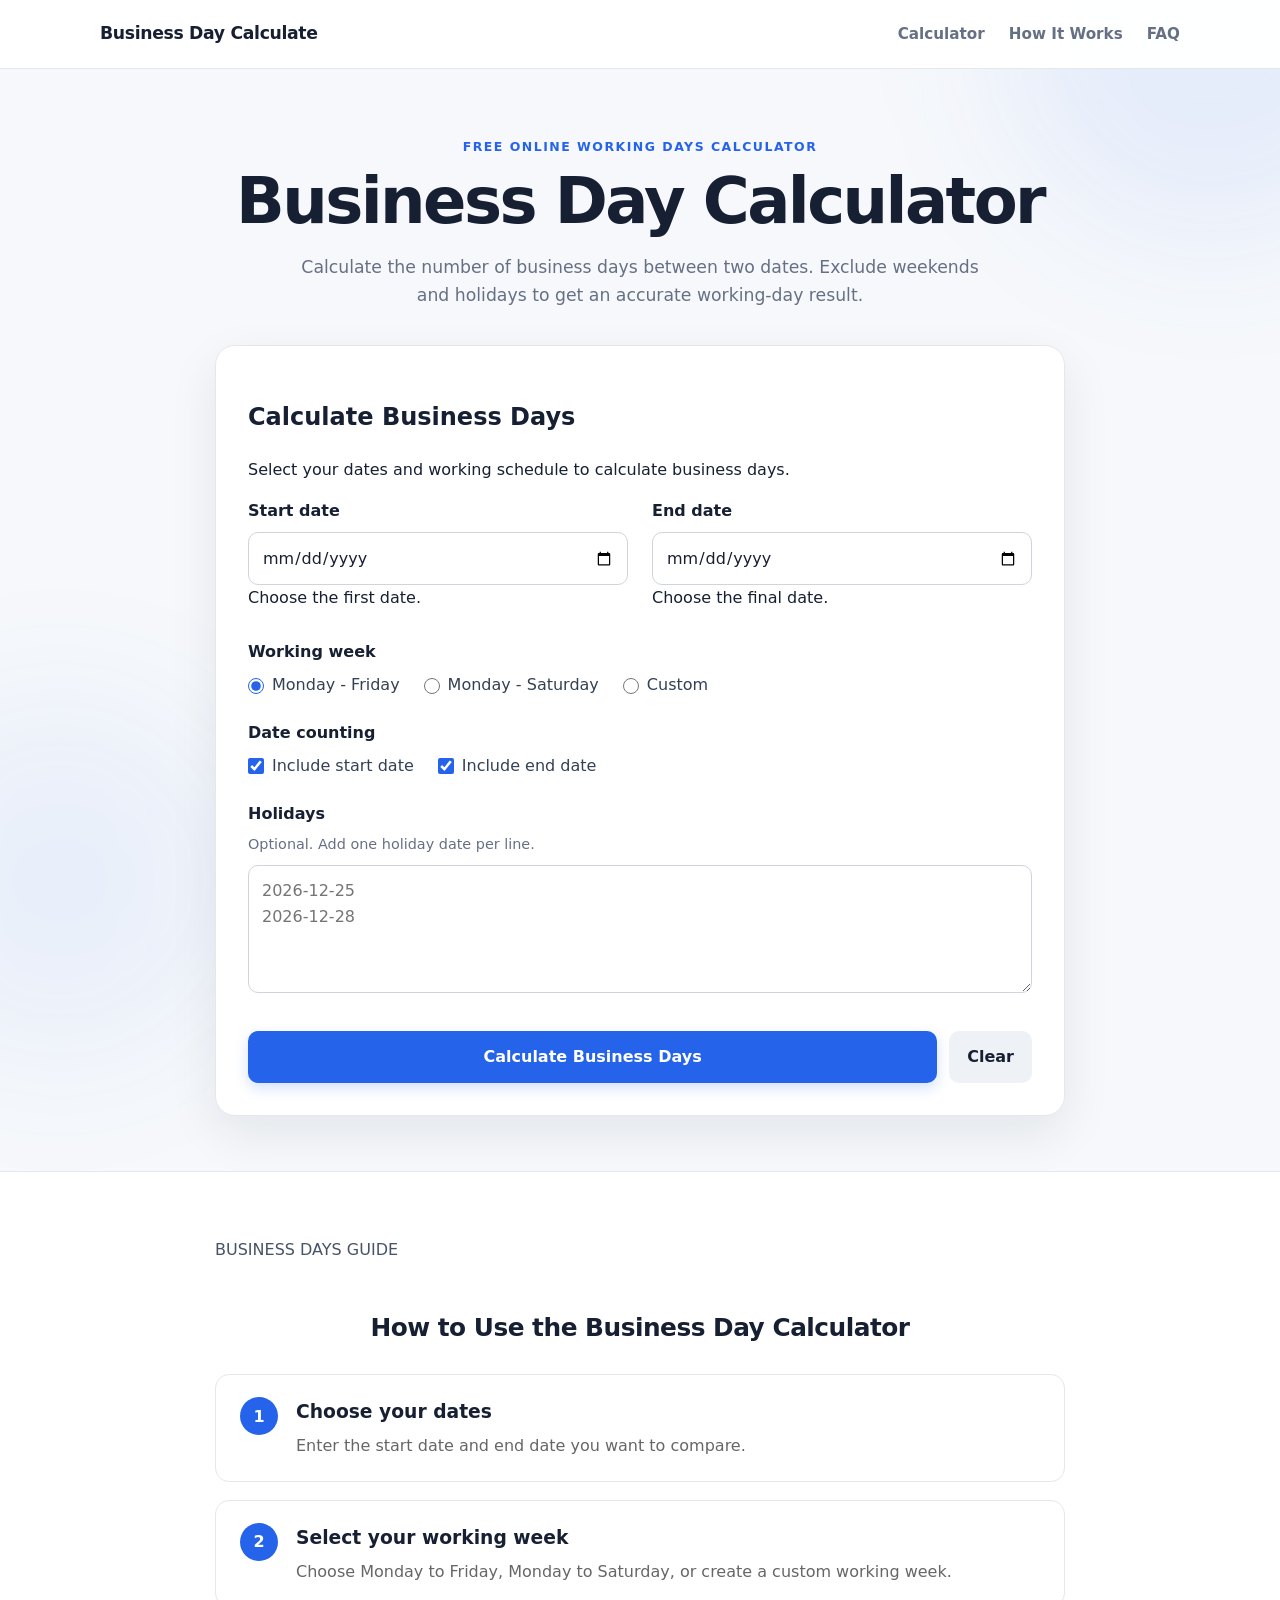
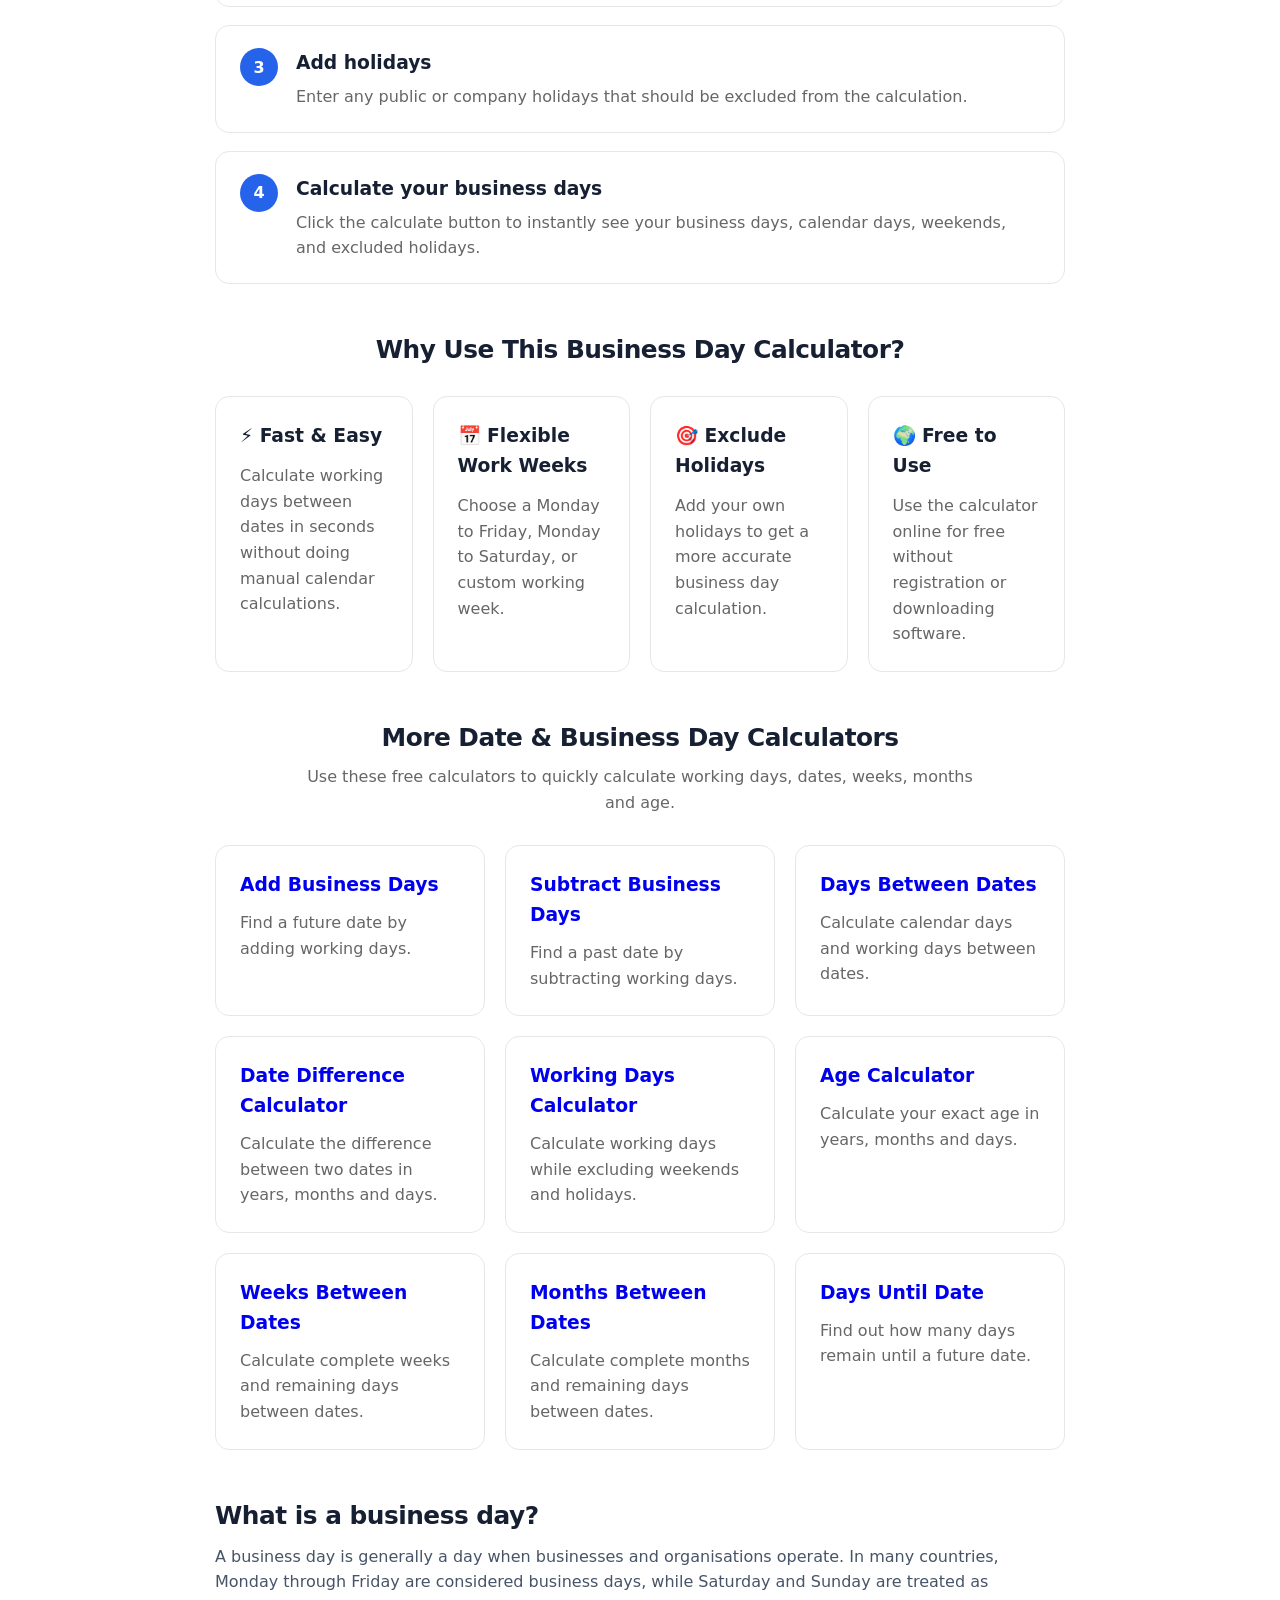
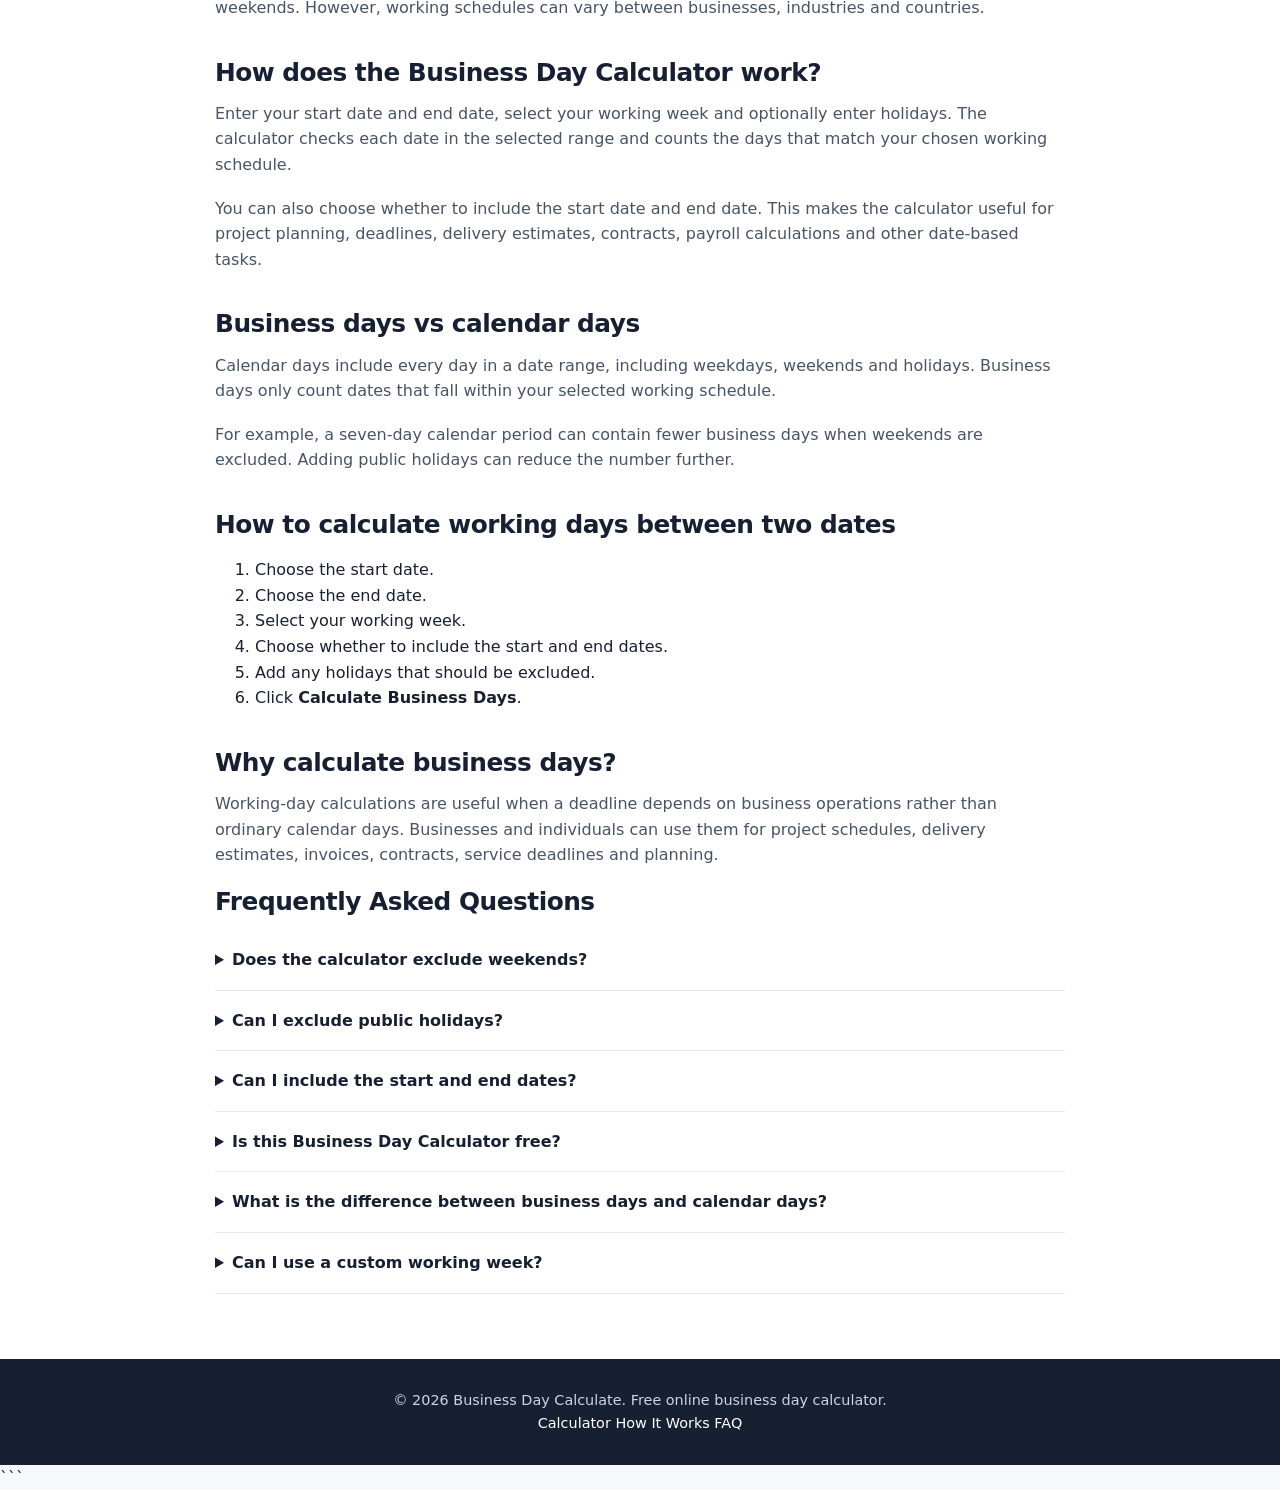
<file: index.html>
<!DOCTYPE html>
<html lang="en">
<head>
  <meta charset="UTF-8">
  <meta name="viewport" content="width=device-width, initial-scale=1.0">

  <title>Business Day Calculator - Working Days Calculator</title>

  <meta
    name="description"
    content="Free business day calculator to count working days between two dates. Exclude weekends, holidays, and customise your working week."
  >

  <meta name="robots" content="index, follow, max-image-preview:large">
  <meta name="author" content="Umer Farooq Khan">

  <link rel="canonical" href="https://umerfarooqkhan-seo.github.io/businessdaycalculate/">

  <!-- Open Graph -->
  <meta property="og:type" content="website">
  <meta property="og:title" content="Business Day Calculator - Working Days Calculator">
  <meta
    property="og:description"
    content="Calculate business days and working days between two dates. Exclude weekends and holidays for an accurate result."
  >
  <meta property="og:url" content="https://umerfarooqkhan-seo.github.io/businessdaycalculate/">
  <meta property="og:site_name" content="Business Day Calculate">

  <!-- Twitter / X -->
  <meta name="twitter:card" content="summary">
  <meta name="twitter:title" content="Business Day Calculator">
  <meta
    name="twitter:description"
    content="Calculate working days between two dates while excluding weekends and holidays."
  >

  <!-- Theme -->
  <meta name="theme-color" content="#2563eb">

  <link rel="stylesheet" href="style.css">

  <!-- WebSite structured data -->
  <script type="application/ld+json">
  {
    "@context": "https://schema.org",
    "@type": "WebSite",
    "name": "Business Day Calculate",
    "url": "https://umerfarooqkhan-seo.github.io/businessdaycalculate/",
    "description": "Free online business day and working days calculator."
  }
  </script>

  <!-- WebApplication structured data -->
  <script type="application/ld+json">
  {
    "@context": "https://schema.org",
    "@type": "WebApplication",
    "name": "Business Day Calculator",
    "url": "https://umerfarooqkhan-seo.github.io/businessdaycalculate/",
    "description": "Calculate business days between two dates while excluding weekends and optional holidays.",
    "applicationCategory": "UtilitiesApplication",
    "operatingSystem": "Any",
    "browserRequirements": "Requires JavaScript",
    "offers": {
      "@type": "Offer",
      "price": "0",
      "priceCurrency": "USD"
    }
  }
  </script>

  <!-- FAQ structured data -->
  <script type="application/ld+json">
  {
    "@context": "https://schema.org",
    "@type": "FAQPage",
    "mainEntity": [
      {
        "@type": "Question",
        "name": "Does the calculator exclude weekends?",
        "acceptedAnswer": {
          "@type": "Answer",
          "text": "Yes. By default, Saturday and Sunday are excluded. You can also choose Monday to Saturday or create a custom working week."
        }
      },
      {
        "@type": "Question",
        "name": "Can I exclude public holidays?",
        "acceptedAnswer": {
          "@type": "Answer",
          "text": "Yes. Enter holiday dates in the holiday box, with one date per line, and those dates will be excluded when they fall within your selected working schedule."
        }
      },
      {
        "@type": "Question",
        "name": "Can I include the start and end dates?",
        "acceptedAnswer": {
          "@type": "Answer",
          "text": "Yes. You can independently choose whether the start date and end date are included in the calculation."
        }
      },
      {
        "@type": "Question",
        "name": "Is the Business Day Calculator free?",
        "acceptedAnswer": {
          "@type": "Answer",
          "text": "Yes. The Business Day Calculator is free to use and performs calculations directly in your browser."
        }
      }
    ]
  }
  </script>
</head>

<body>

  <header class="site-header">
    <div class="container nav">

      <a class="logo" href="./" aria-label="Business Day Calculate home">
        Business Day Calculate
      </a>

      <nav aria-label="Main navigation">
        <a class="nav-link" href="#calculator">Calculator</a>
        <a class="nav-link" href="#how-it-works">How It Works</a>
        <a class="nav-link" href="#faq">FAQ</a>
      </nav>

    </div>
  </header>


  <main>

    <!-- HERO -->
    <section class="hero">
      <div class="container">

        <p class="eyebrow">FREE ONLINE WORKING DAYS CALCULATOR</p>

        <h1>Business Day Calculator</h1>

        <p class="hero-text">
          Calculate the number of business days between two dates.
          Exclude weekends and holidays to get an accurate working-day result.
        </p>


        <!-- CALCULATOR -->
        <div id="calculator" class="calculator-card">

          <div class="calculator-heading">
            <h2>Calculate Business Days</h2>
            <p>
              Select your dates and working schedule to calculate business days.
            </p>
          </div>


          <div class="form-grid">

            <div class="field">
              <label for="startDate">Start date</label>
              <input
                type="date"
                id="startDate"
                aria-describedby="startDateHelp"
              >
              <span id="startDateHelp" class="field-help">
                Choose the first date.
              </span>
            </div>

            <div class="field">
              <label for="endDate">End date</label>
              <input
                type="date"
                id="endDate"
                aria-describedby="endDateHelp"
              >
              <span id="endDateHelp" class="field-help">
                Choose the final date.
              </span>
            </div>

          </div>


          <!-- WORKING WEEK -->
          <div class="options">

            <h2>Working week</h2>

            <div class="week-options">

              <label>
                <input
                  type="radio"
                  name="week"
                  value="mon-fri"
                  checked
                >
                Monday - Friday
              </label>

              <label>
                <input
                  type="radio"
                  name="week"
                  value="mon-sat"
                >
                Monday - Saturday
              </label>

              <label>
                <input
                  type="radio"
                  name="week"
                  value="custom"
                >
                Custom
              </label>

            </div>


            <div
              id="customDays"
              class="custom-days hidden"
              aria-label="Select custom working days"
            >

              <label>
                <input type="checkbox" value="1">
                Mon
              </label>

              <label>
                <input type="checkbox" value="2">
                Tue
              </label>

              <label>
                <input type="checkbox" value="3">
                Wed
              </label>

              <label>
                <input type="checkbox" value="4">
                Thu
              </label>

              <label>
                <input type="checkbox" value="5">
                Fri
              </label>

              <label>
                <input type="checkbox" value="6">
                Sat
              </label>

              <label>
                <input type="checkbox" value="0">
                Sun
              </label>

            </div>


            <!-- DATE COUNTING -->
            <h2>Date counting</h2>

            <div class="checks">

              <label>
                <input
                  type="checkbox"
                  id="includeStart"
                  checked
                >
                Include start date
              </label>

              <label>
                <input
                  type="checkbox"
                  id="includeEnd"
                  checked
                >
                Include end date
              </label>

            </div>


            <!-- HOLIDAYS -->
            <h2>Holidays</h2>

            <p class="small">
              Optional. Add one holiday date per line.
            </p>

            <textarea
              id="holidays"
              rows="4"
              placeholder="2026-12-25&#10;2026-12-28"
              aria-label="Holiday dates"
            ></textarea>

          </div>


          <!-- BUTTONS -->
          <div class="actions">

            <button
              id="calculateBtn"
              class="primary"
              type="button"
            >
              Calculate Business Days
            </button>

            <button
              id="clearBtn"
              class="secondary"
              type="button"
            >
              Clear
            </button>

          </div>


          <!-- ERROR -->
          <div
            id="error"
            class="error hidden"
            role="alert"
            aria-live="assertive"
          ></div>


          <!-- RESULTS -->
          <section
            id="results"
            class="results hidden"
            aria-live="polite"
            aria-atomic="true"
          >

            <h2>Your Results</h2>

            <div class="result-grid">

              <div class="result-box featured">
                <span>Business Days</span>
                <strong id="businessDays">0</strong>
              </div>

              <div class="result-box">
                <span>Calendar Days</span>
                <strong id="calendarDays">0</strong>
              </div>

              <div class="result-box">
                <span>Weekend Days</span>
                <strong id="weekendDays">0</strong>
              </div>

              <div class="result-box">
                <span>Holidays Excluded</span>
                <strong id="holidayDays">0</strong>
              </div>

            </div>

            <button
              id="copyBtn"
              class="copy"
              type="button"
            >
              Copy Results
            </button>

          </section>

        </div>

      </div>
    </section>


    <!-- INFORMATION -->
    <section id="how-it-works" class="content-section">

      <div class="container content">

        <p class="section-label">BUSINESS DAYS GUIDE</p>
<section class="how-to-use">
  <h2>How to Use the Business Day Calculator</h2>

  <div class="steps">

    <div class="step">
      <span class="step-number">1</span>
      <div>
        <h3>Choose your dates</h3>
        <p>Enter the start date and end date you want to compare.</p>
      </div>
    </div>

    <div class="step">
      <span class="step-number">2</span>
      <div>
        <h3>Select your working week</h3>
        <p>Choose Monday to Friday, Monday to Saturday, or create a custom working week.</p>
      </div>
    </div>

    <div class="step">
      <span class="step-number">3</span>
      <div>
        <h3>Add holidays</h3>
        <p>Enter any public or company holidays that should be excluded from the calculation.</p>
      </div>
    </div>

    <div class="step">
      <span class="step-number">4</span>
      <div>
        <h3>Calculate your business days</h3>
        <p>Click the calculate button to instantly see your business days, calendar days, weekends, and excluded holidays.</p>
      </div>
    </div>

  </div>
</section>
        
        <section class="why-use">
  <h2>Why Use This Business Day Calculator?</h2>

  <div class="why-use-grid">

    <div class="why-card">
      <h3>⚡ Fast & Easy</h3>
      <p>Calculate working days between dates in seconds without doing manual calendar calculations.</p>
    </div>

    <div class="why-card">
      <h3>📅 Flexible Work Weeks</h3>
      <p>Choose a Monday to Friday, Monday to Saturday, or custom working week.</p>
    </div>

    <div class="why-card">
      <h3>🎯 Exclude Holidays</h3>
      <p>Add your own holidays to get a more accurate business day calculation.</p>
    </div>

    <div class="why-card">
      <h3>🌍 Free to Use</h3>
      <p>Use the calculator online for free without registration or downloading software.</p>
    </div>

  </div>
</section>

        <section class="related-tools">
  <h2>More Date & Business Day Calculators</h2>
  <p>Use these free calculators to quickly calculate working days, dates, weeks, months and age.</p>

  <div class="tool-grid">

    <a href="add-business-days.html" class="tool-card">
      <h3>Add Business Days</h3>
      <p>Find a future date by adding working days.</p>
    </a>

    <a href="subtract-business-days.html" class="tool-card">
      <h3>Subtract Business Days</h3>
      <p>Find a past date by subtracting working days.</p>
    </a>

    <a href="days-between-dates.html" class="tool-card">
      <h3>Days Between Dates</h3>
      <p>Calculate calendar days and working days between dates.</p>
    </a>

    <a href="date-difference.html" class="tool-card">
      <h3>Date Difference Calculator</h3>
      <p>Calculate the difference between two dates in years, months and days.</p>
    </a>

    <a href="working-days-calculator.html" class="tool-card">
      <h3>Working Days Calculator</h3>
      <p>Calculate working days while excluding weekends and holidays.</p>
    </a>

    <a href="age-calculator.html" class="tool-card">
      <h3>Age Calculator</h3>
      <p>Calculate your exact age in years, months and days.</p>
    </a>

    <a href="weeks-between-dates.html" class="tool-card">
      <h3>Weeks Between Dates</h3>
      <p>Calculate complete weeks and remaining days between dates.</p>
    </a>

    <a href="months-between-dates.html" class="tool-card">
      <h3>Months Between Dates</h3>
      <p>Calculate complete months and remaining days between dates.</p>
    </a>

    <a href="days-until-date.html" class="tool-card">
      <h3>Days Until Date</h3>
      <p>Find out how many days remain until a future date.</p>
    </a>

  </div>
</section>
        
        <h2>What is a business day?</h2>

        <p>
          A business day is generally a day when businesses and organisations
          operate. In many countries, Monday through Friday are considered
          business days, while Saturday and Sunday are treated as weekends.
          However, working schedules can vary between businesses, industries
          and countries.
        </p>


        <h2>How does the Business Day Calculator work?</h2>

        <p>
          Enter your start date and end date, select your working week and
          optionally enter holidays. The calculator checks each date in the
          selected range and counts the days that match your chosen working
          schedule.
        </p>

        <p>
          You can also choose whether to include the start date and end date.
          This makes the calculator useful for project planning, deadlines,
          delivery estimates, contracts, payroll calculations and other
          date-based tasks.
        </p>


        <h2>Business days vs calendar days</h2>

        <p>
          Calendar days include every day in a date range, including weekdays,
          weekends and holidays. Business days only count dates that fall
          within your selected working schedule.
        </p>

        <p>
          For example, a seven-day calendar period can contain fewer business
          days when weekends are excluded. Adding public holidays can reduce
          the number further.
        </p>


        <h2>How to calculate working days between two dates</h2>

        <ol>
          <li>Choose the start date.</li>
          <li>Choose the end date.</li>
          <li>Select your working week.</li>
          <li>Choose whether to include the start and end dates.</li>
          <li>Add any holidays that should be excluded.</li>
          <li>Click <strong>Calculate Business Days</strong>.</li>
        </ol>


        <h2>Why calculate business days?</h2>

        <p>
          Working-day calculations are useful when a deadline depends on
          business operations rather than ordinary calendar days. Businesses
          and individuals can use them for project schedules, delivery
          estimates, invoices, contracts, service deadlines and planning.
        </p>


        <!-- FAQ -->
        <div id="faq">

          <h2>Frequently Asked Questions</h2>

          <div class="faq">

            <details>
              <summary>
                Does the calculator exclude weekends?
              </summary>

              <p>
                Yes. By default, Saturday and Sunday are excluded.
                You can also select Monday to Saturday or create a custom
                working week.
              </p>
            </details>


            <details>
              <summary>
                Can I exclude public holidays?
              </summary>

              <p>
                Yes. Enter holiday dates in the optional holiday box,
                with one date per line.
              </p>
            </details>


            <details>
              <summary>
                Can I include the start and end dates?
              </summary>

              <p>
                Yes. You can independently include or exclude both the
                start date and end date.
              </p>
            </details>


            <details>
              <summary>
                Is this Business Day Calculator free?
              </summary>

              <p>
                Yes. The calculator is completely free to use and runs
                directly in your browser.
              </p>
            </details>


            <details>
              <summary>
                What is the difference between business days and calendar days?
              </summary>

              <p>
                Calendar days include every day in the date range.
                Business days only include dates that match your selected
                working schedule.
              </p>
            </details>


            <details>
              <summary>
                Can I use a custom working week?
              </summary>

              <p>
                Yes. Select Custom and choose the individual days that
                should be treated as working days.
              </p>
            </details>

          </div>

        </div>

      </div>

    </section>

  </main>


  <footer>

    <div class="container">

      <p>
        © 2026 Business Day Calculate. Free online business day calculator.
      </p>

      <nav aria-label="Footer navigation">
        <a href="#calculator">Calculator</a>
        <a href="#how-it-works">How It Works</a>
        <a href="#faq">FAQ</a>
      </nav>

    </div>

  </footer>


  <script src="script.js"></script>

</body>
</html>
```
</file>
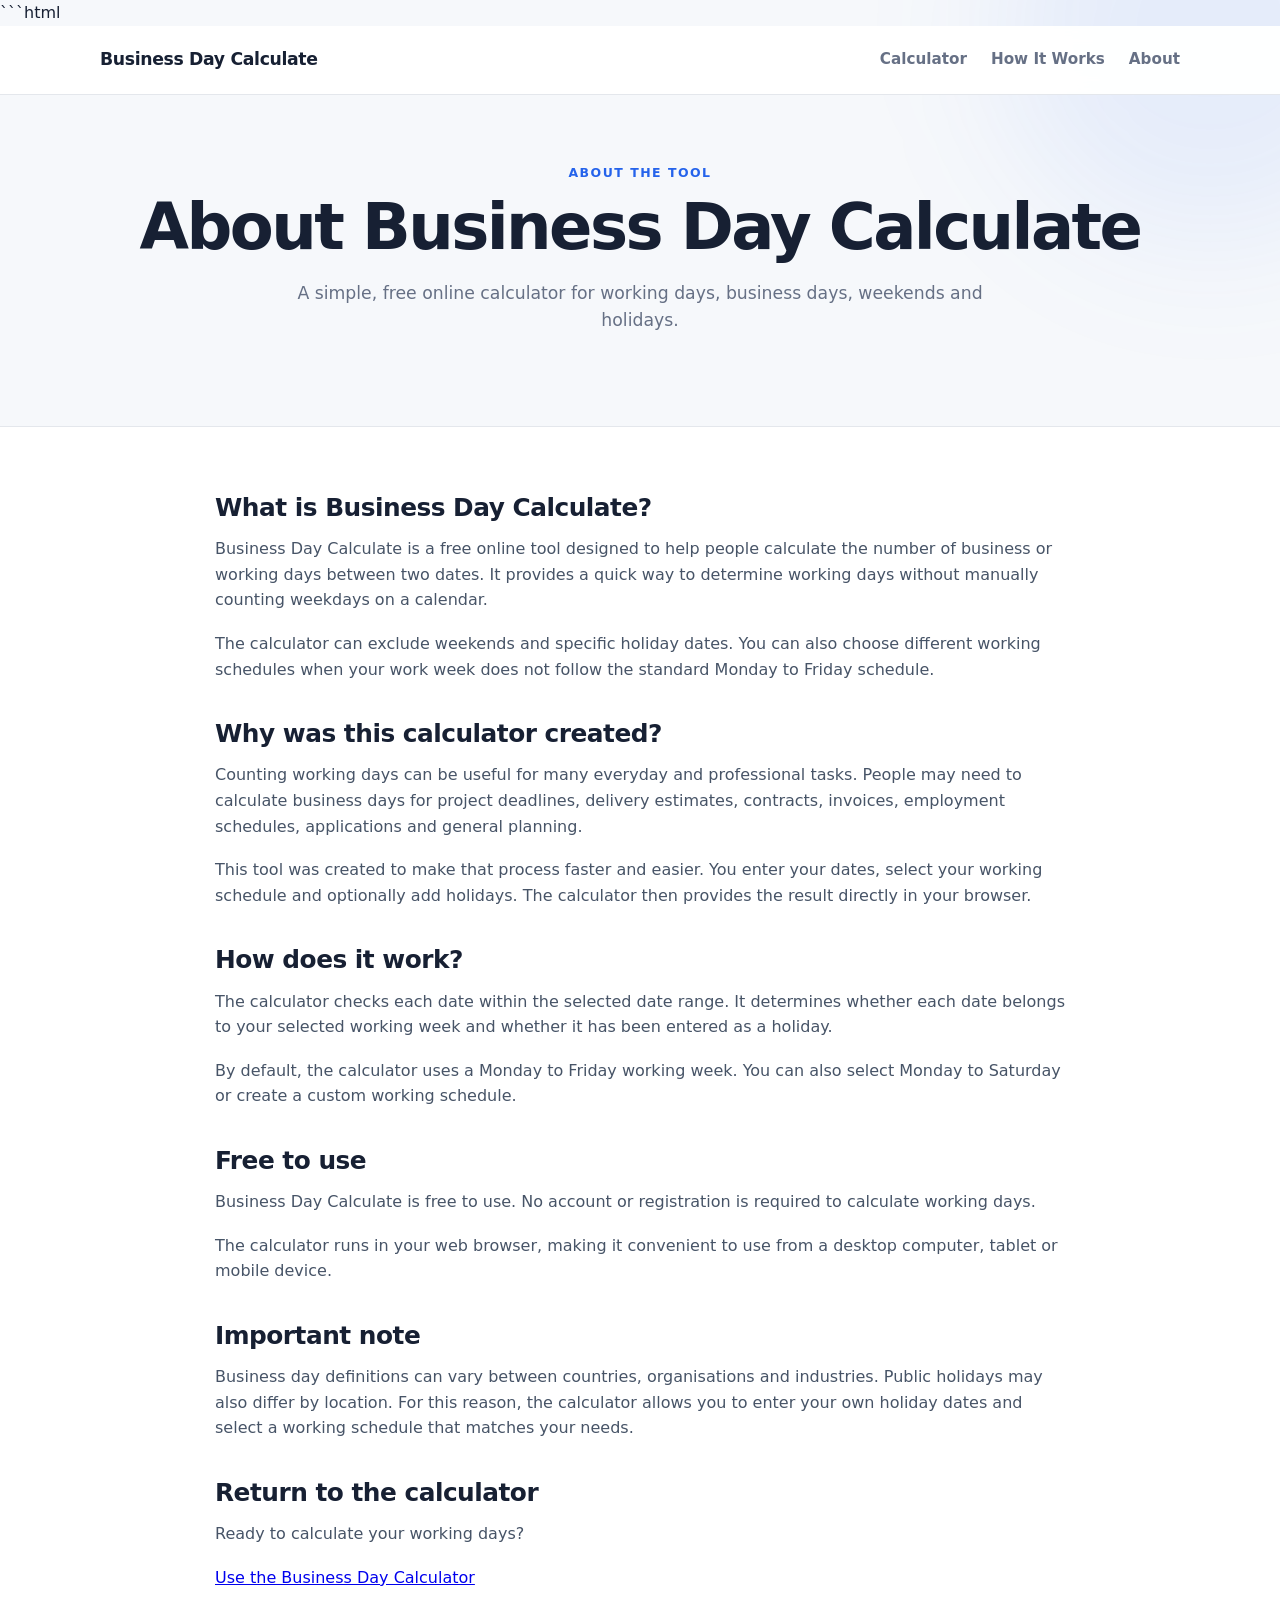
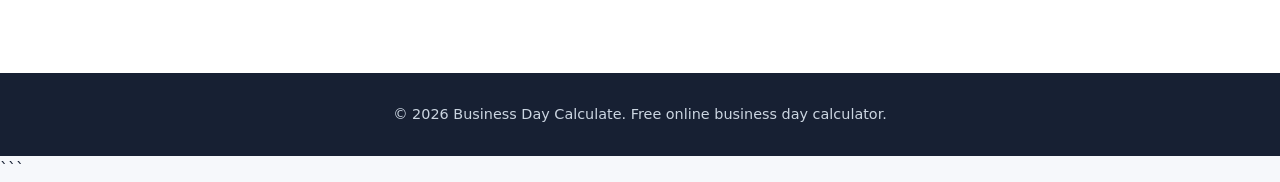
<file: about.html>
```html
<!DOCTYPE html>
<html lang="en">
<head>
  <meta charset="UTF-8">
  <meta name="viewport" content="width=device-width, initial-scale=1.0">

  <title>About Business Day Calculator</title>

  <meta name="description" content="Learn about Business Day Calculate, a free online tool for calculating working days between dates, excluding weekends and holidays.">

  <meta name="robots" content="index, follow">

  <link rel="canonical" href="https://umerfarooqkhan-seo.github.io/businessdaycalculate/about.html">

  <link rel="stylesheet" href="style.css">
</head>

<body>

  <header class="site-header">
    <div class="container nav">

      <a class="logo" href="./">Business Day Calculate</a>

      <nav>
        <a class="nav-link" href="./">Calculator</a>
        <a class="nav-link" href="./#how-it-works">How It Works</a>
        <a class="nav-link" href="./about.html">About</a>
      </nav>

    </div>
  </header>

  <main>

    <section class="hero">
      <div class="container">

        <p class="eyebrow">ABOUT THE TOOL</p>

        <h1>About Business Day Calculate</h1>

        <p class="hero-text">
          A simple, free online calculator for working days, business days,
          weekends and holidays.
        </p>

      </div>
    </section>

    <section class="content-section">

      <div class="container content">

        <h2>What is Business Day Calculate?</h2>

        <p>
          Business Day Calculate is a free online tool designed to help people
          calculate the number of business or working days between two dates.
          It provides a quick way to determine working days without manually
          counting weekdays on a calendar.
        </p>

        <p>
          The calculator can exclude weekends and specific holiday dates.
          You can also choose different working schedules when your work week
          does not follow the standard Monday to Friday schedule.
        </p>

        <h2>Why was this calculator created?</h2>

        <p>
          Counting working days can be useful for many everyday and
          professional tasks. People may need to calculate business days for
          project deadlines, delivery estimates, contracts, invoices,
          employment schedules, applications and general planning.
        </p>

        <p>
          This tool was created to make that process faster and easier. You
          enter your dates, select your working schedule and optionally add
          holidays. The calculator then provides the result directly in your
          browser.
        </p>

        <h2>How does it work?</h2>

        <p>
          The calculator checks each date within the selected date range. It
          determines whether each date belongs to your selected working week
          and whether it has been entered as a holiday.
        </p>

        <p>
          By default, the calculator uses a Monday to Friday working week.
          You can also select Monday to Saturday or create a custom working
          schedule.
        </p>

        <h2>Free to use</h2>

        <p>
          Business Day Calculate is free to use. No account or registration is
          required to calculate working days.
        </p>

        <p>
          The calculator runs in your web browser, making it convenient to use
          from a desktop computer, tablet or mobile device.
        </p>

        <h2>Important note</h2>

        <p>
          Business day definitions can vary between countries, organisations
          and industries. Public holidays may also differ by location. For
          this reason, the calculator allows you to enter your own holiday
          dates and select a working schedule that matches your needs.
        </p>

        <h2>Return to the calculator</h2>

        <p>
          Ready to calculate your working days?
        </p>

        <p>
          <a href="./">Use the Business Day Calculator</a>
        </p>

      </div>

    </section>

  </main>

  <footer>

    <div class="container">

      <p>
        © 2026 Business Day Calculate.
        Free online business day calculator.
      </p>

    </div>

  </footer>

</body>
</html>
```
</file>
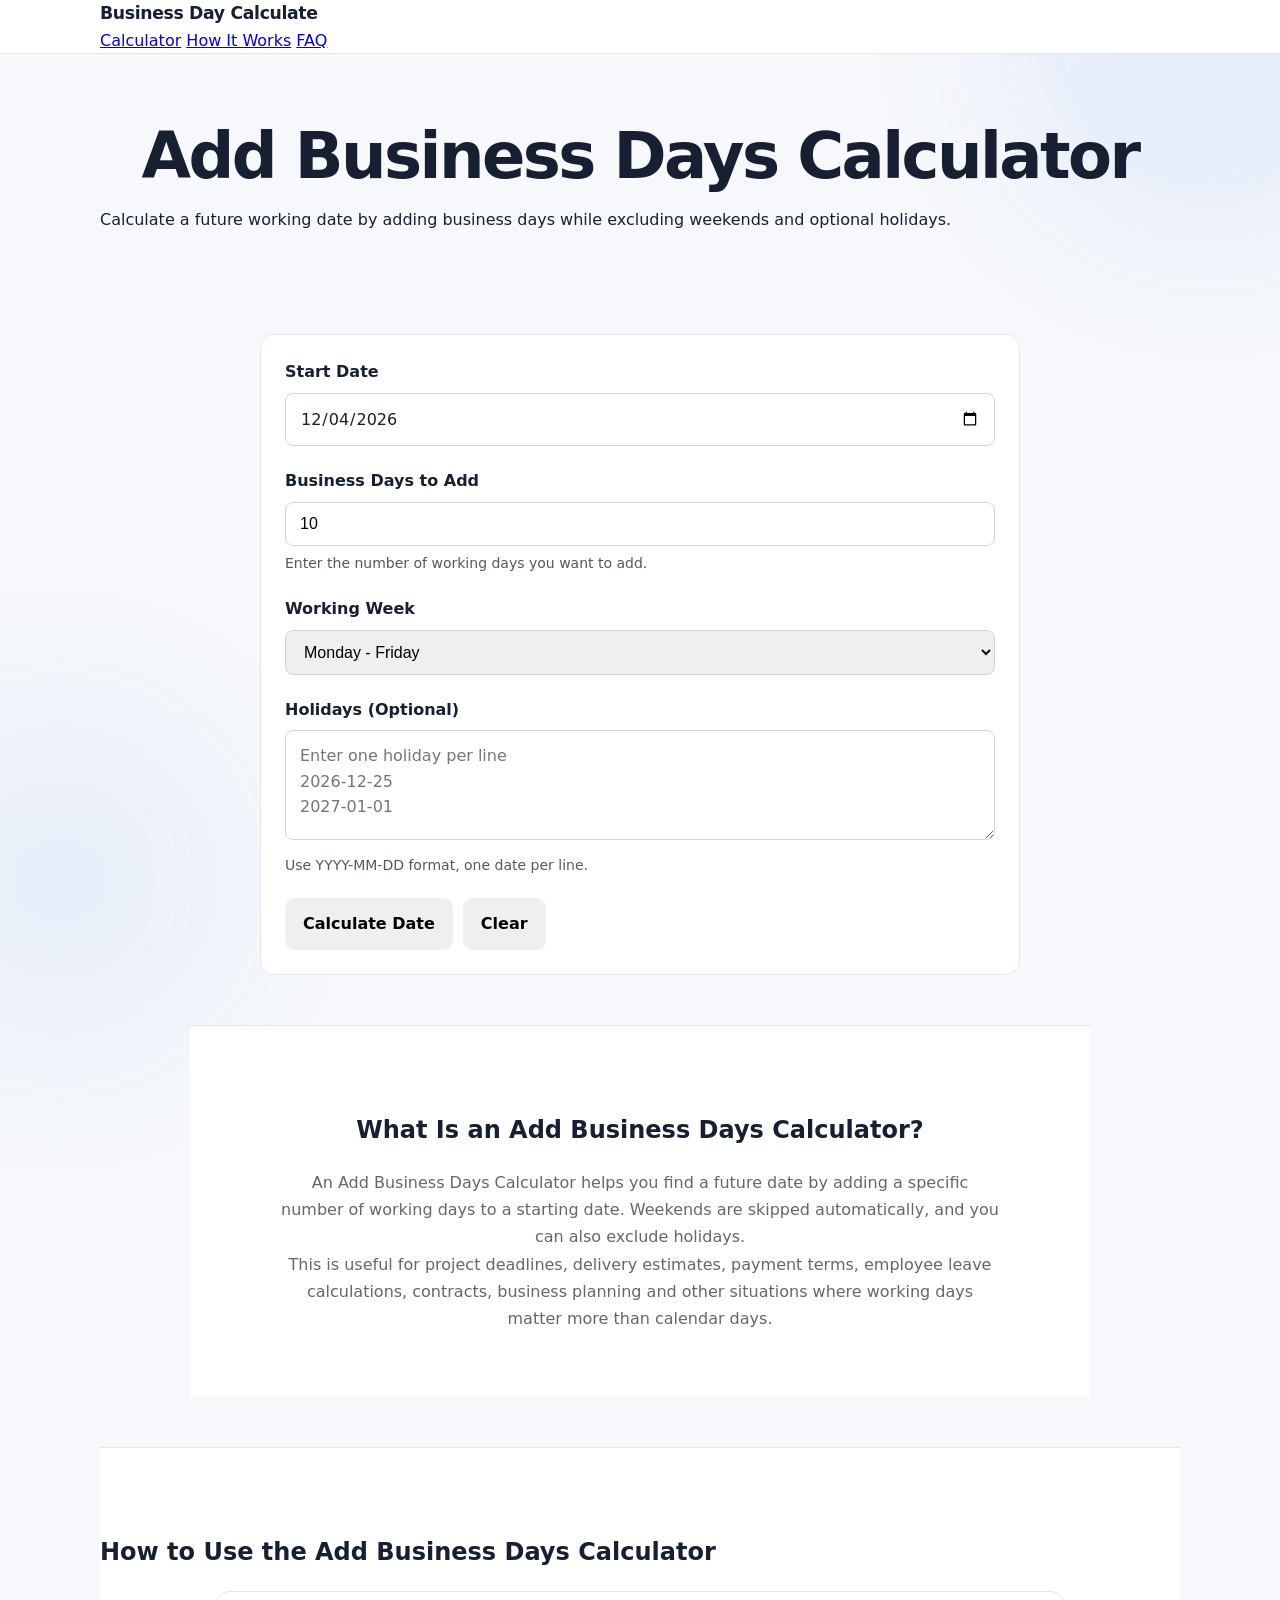
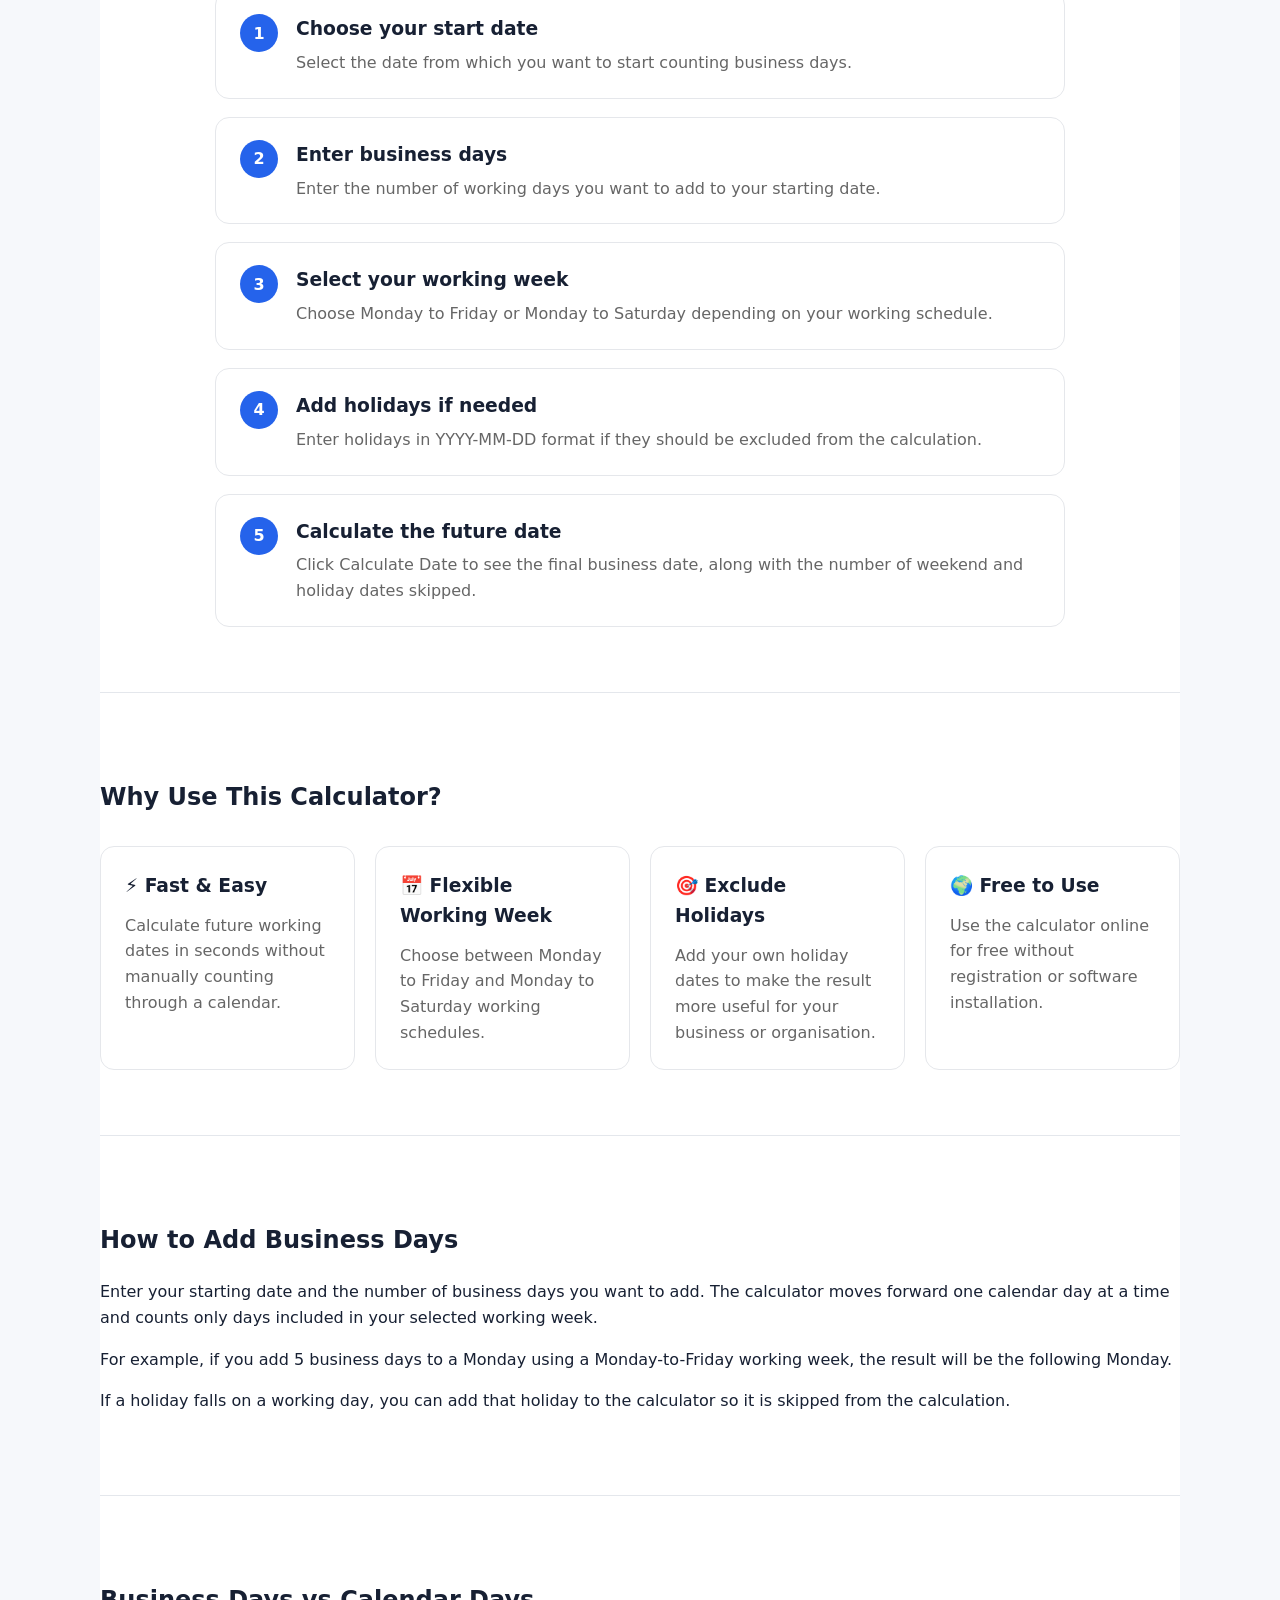
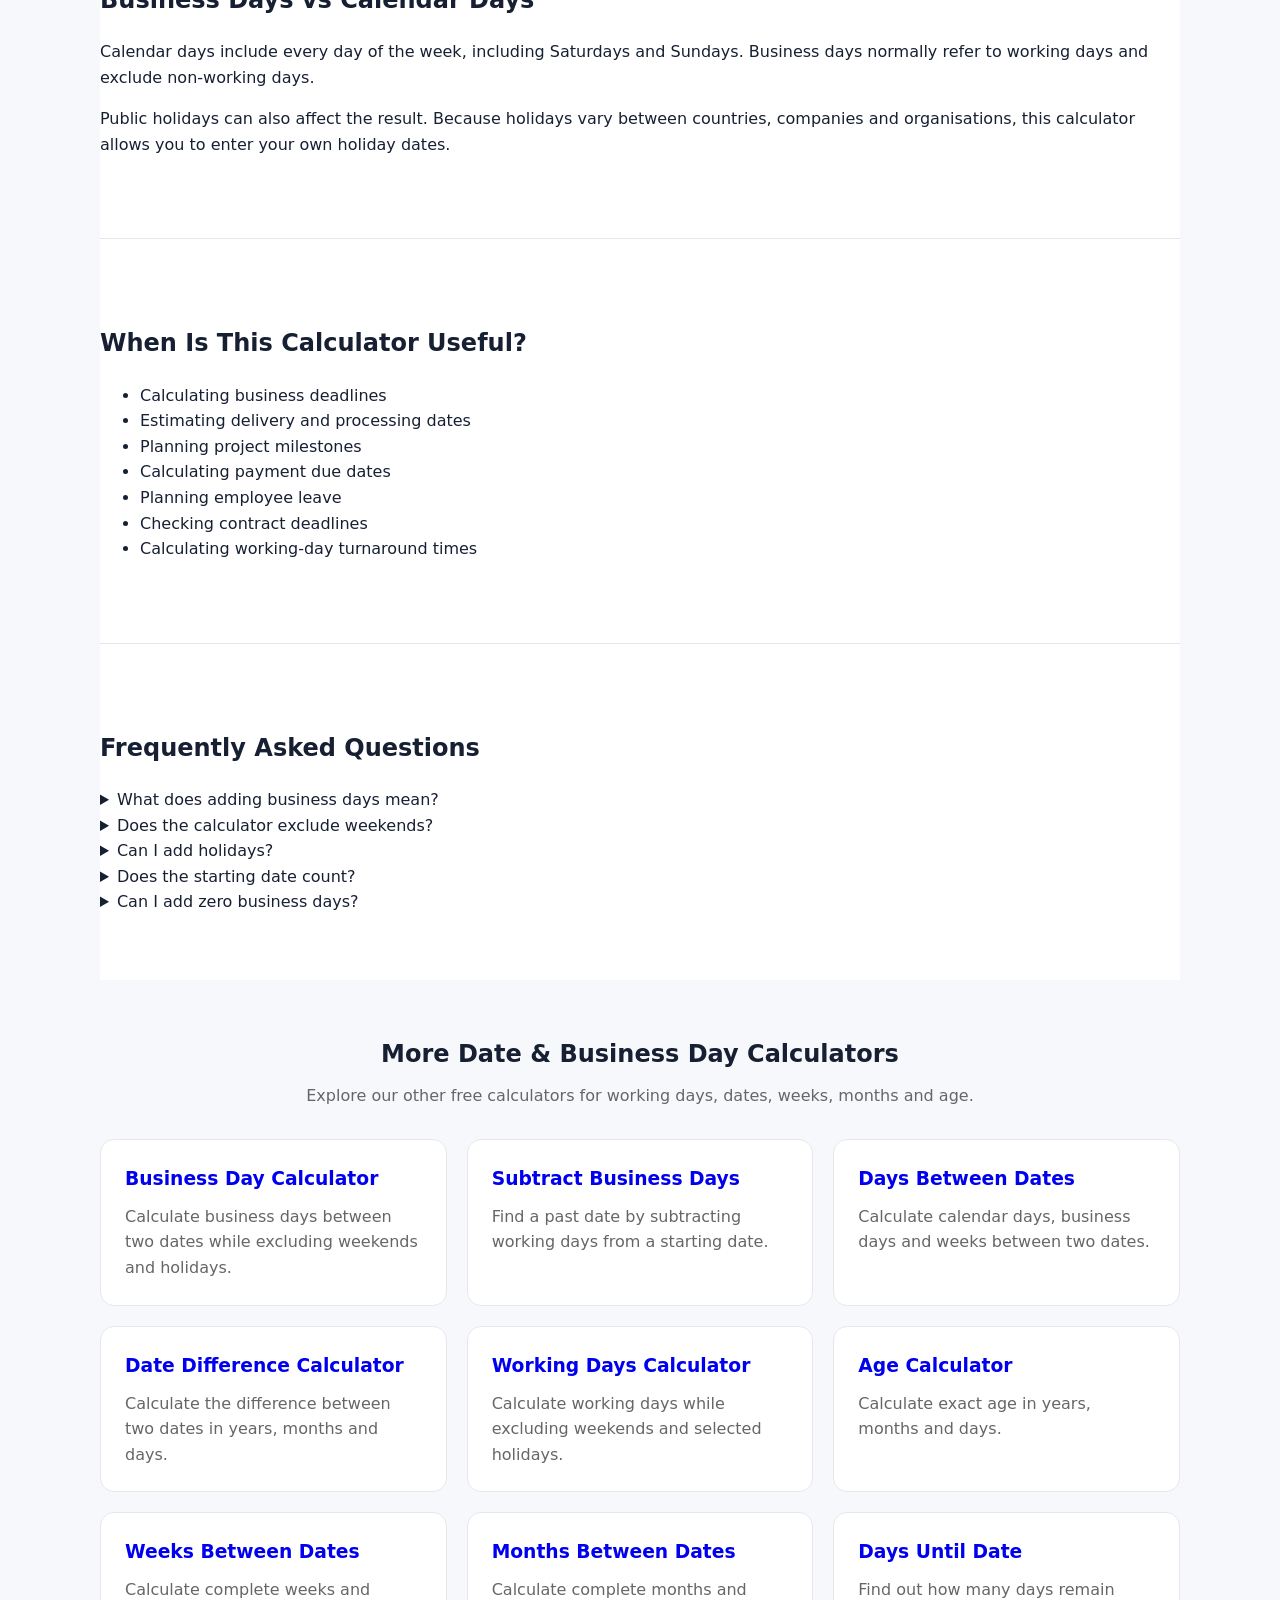
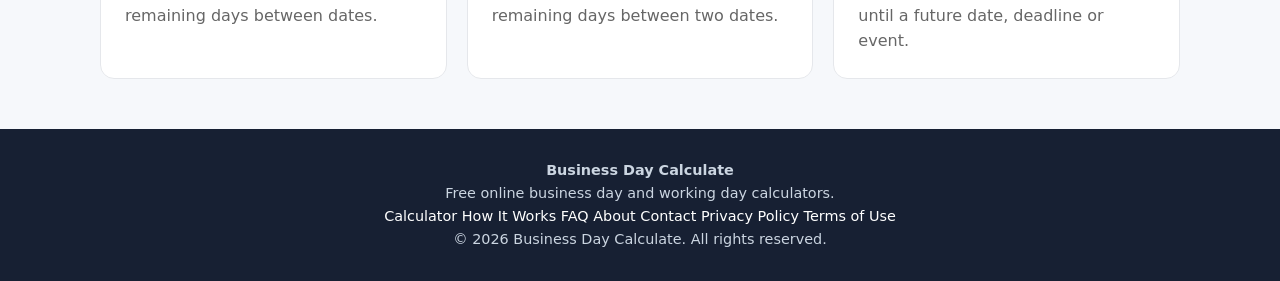
<file: add-business-days.html>
<!DOCTYPE html>
<html lang="en">
<head>
  <meta charset="UTF-8">
  <meta name="viewport" content="width=device-width, initial-scale=1.0">

  <title>Add Business Days Calculator - Working Days</title>

  <meta name="description" content="Free Add Business Days Calculator. Find a future business date by adding working days and excluding weekends and holidays.">

  <meta name="robots" content="index, follow, max-image-preview:large">
  <meta name="author" content="Umer Farooq Khan">

  <link rel="canonical" href="https://umerfarooqkhan-seo.github.io/businessdaycalculate/add-business-days.html">

  <meta property="og:title" content="Add Business Days Calculator">
  <meta property="og:description" content="Calculate a future business date by adding working days while excluding weekends and holidays.">
  <meta property="og:type" content="website">
  <meta property="og:url" content="https://umerfarooqkhan-seo.github.io/businessdaycalculate/add-business-days.html">

  <meta name="twitter:card" content="summary">
  <meta name="twitter:title" content="Add Business Days Calculator">
  <meta name="twitter:description" content="Find a future working date by adding business days and excluding weekends and holidays.">

  <meta name="theme-color" content="#2563eb">

  <link rel="stylesheet" href="style.css">

  <style>
    .tool-card {
      max-width: 760px;
      margin: 30px auto;
    }

    .field-group {
      margin-bottom: 22px;
    }

    .field-group label {
      display: block;
      font-weight: 600;
      margin-bottom: 8px;
    }

    .field-group input,
    .field-group select,
    .field-group textarea {
      width: 100%;
      padding: 12px 14px;
      border: 1px solid #d1d5db;
      border-radius: 8px;
      font-size: 16px;
      box-sizing: border-box;
    }

    .field-group textarea {
      min-height: 110px;
      resize: vertical;
    }

    .help-text {
      display: block;
      margin-top: 6px;
      font-size: 14px;
      opacity: 0.75;
    }

    .result-box {
      margin-top: 25px;
      padding: 24px;
      border-radius: 12px;
      background: #f8fafc;
      border: 1px solid #e2e8f0;
      text-align: center;
      display: none;
    }

    .result-box.show {
      display: block;
      animation: resultIn 0.35s ease;
    }

    .result-date {
      font-size: 32px;
      font-weight: 700;
      margin: 10px 0;
    }

    .result-details {
      margin-top: 15px;
      font-size: 15px;
      line-height: 1.7;
    }

    .error-message {
      display: none;
      margin-top: 15px;
      padding: 12px;
      border-radius: 8px;
      background: #fef2f2;
      color: #991b1b;
      border: 1px solid #fecaca;
    }

    .error-message.show {
      display: block;
    }

    .button-row {
      display: flex;
      gap: 10px;
      flex-wrap: wrap;
    }

    .quick-info {
      max-width: 900px;
      margin: 50px auto;
      text-align: center;
    }

    .quick-info p {
      max-width: 720px;
      margin: 0 auto;
      line-height: 1.7;
      color: #666;
    }

    .related-tools {
      margin-top: 55px;
    }

    .related-tools > h2 {
      text-align: center;
      margin-bottom: 10px;
    }

    .related-tools > p {
      text-align: center;
      max-width: 700px;
      margin: 0 auto 30px;
      color: #666;
    }

    .tool-grid {
      display: grid;
      grid-template-columns: repeat(3, 1fr);
      gap: 20px;
    }

    .related-tool-card {
      display: block;
      padding: 24px;
      background: #fff;
      border: 1px solid #e5e7eb;
      border-radius: 14px;
      text-decoration: none;
      transition: transform 0.25s ease, box-shadow 0.25s ease;
    }

    .related-tool-card:hover {
      transform: translateY(-6px);
      box-shadow: 0 12px 28px rgba(0, 0, 0, 0.08);
    }

    .related-tool-card h3 {
      margin: 0 0 10px;
    }

    .related-tool-card p {
      margin: 0;
      color: #666;
      line-height: 1.6;
    }

    .step-list {
      max-width: 850px;
      margin: 0 auto;
      display: grid;
      gap: 18px;
    }

    .step-item {
      display: flex;
      align-items: flex-start;
      gap: 18px;
      padding: 22px 24px;
      background: #fff;
      border: 1px solid #e5e7eb;
      border-radius: 14px;
      transition: transform 0.25s ease, box-shadow 0.25s ease;
    }

    .step-item:hover {
      transform: translateX(5px);
      box-shadow: 0 10px 25px rgba(0, 0, 0, 0.07);
    }

    .step-number {
      flex: 0 0 38px;
      width: 38px;
      height: 38px;
      display: flex;
      align-items: center;
      justify-content: center;
      border-radius: 50%;
      background: #2563eb;
      color: #fff;
      font-weight: 700;
    }

    .step-item h3 {
      margin: 0 0 6px;
    }

    .step-item p {
      margin: 0;
      color: #666;
      line-height: 1.6;
    }

    .why-grid {
      display: grid;
      grid-template-columns: repeat(4, 1fr);
      gap: 20px;
      margin-top: 30px;
    }

    .why-card {
      padding: 24px;
      background: #fff;
      border: 1px solid #e5e7eb;
      border-radius: 14px;
      transition: transform 0.25s ease, box-shadow 0.25s ease;
    }

    .why-card:hover {
      transform: translateY(-5px);
      box-shadow: 0 12px 28px rgba(0, 0, 0, 0.08);
    }

    .why-card h3 {
      margin: 0 0 12px;
    }

    .why-card p {
      margin: 0;
      color: #666;
      line-height: 1.6;
    }

    @keyframes resultIn {
      from {
        opacity: 0;
        transform: translateY(8px);
      }

      to {
        opacity: 1;
        transform: translateY(0);
      }
    }

    @media (max-width: 900px) {
      .why-grid {
        grid-template-columns: repeat(2, 1fr);
      }

      .tool-grid {
        grid-template-columns: repeat(2, 1fr);
      }
    }

    @media (max-width: 600px) {
      .result-date {
        font-size: 26px;
      }

      .button-row {
        flex-direction: column;
      }

      .button-row button {
        width: 100%;
      }

      .why-grid,
      .tool-grid {
        grid-template-columns: 1fr;
      }

      .step-item {
        padding: 18px;
      }

      .step-number {
        flex-basis: 34px;
        width: 34px;
        height: 34px;
      }
    }
  </style>

  <script type="application/ld+json">
  {
    "@context": "https://schema.org",
    "@type": "WebApplication",
    "name": "Add Business Days Calculator",
    "url": "https://umerfarooqkhan-seo.github.io/businessdaycalculate/add-business-days.html",
    "applicationCategory": "UtilitiesApplication",
    "operatingSystem": "Web",
    "description": "Calculate a future date by adding business days while excluding weekends and optional holidays.",
    "author": {
      "@type": "Person",
      "name": "Umer Farooq Khan"
    }
  }
  </script>

  <script type="application/ld+json">
  {
    "@context": "https://schema.org",
    "@type": "FAQPage",
    "mainEntity": [
      {
        "@type": "Question",
        "name": "What does adding business days mean?",
        "acceptedAnswer": {
          "@type": "Answer",
          "text": "Adding business days means moving forward from a starting date while counting only selected working days and excluding weekends and optional holidays."
        }
      },
      {
        "@type": "Question",
        "name": "Does this calculator exclude weekends?",
        "acceptedAnswer": {
          "@type": "Answer",
          "text": "Yes. The calculator excludes non-working days according to your selected working week."
        }
      },
      {
        "@type": "Question",
        "name": "Can I add holidays?",
        "acceptedAnswer": {
          "@type": "Answer",
          "text": "Yes. You can enter holiday dates in YYYY-MM-DD format and the calculator will skip them."
        }
      },
      {
        "@type": "Question",
        "name": "Does the starting date count as a business day?",
        "acceptedAnswer": {
          "@type": "Answer",
          "text": "No. The calculator starts counting business days after the starting date."
        }
      },
      {
        "@type": "Question",
        "name": "Can I add zero business days?",
        "acceptedAnswer": {
          "@type": "Answer",
          "text": "Yes. Adding zero business days returns the starting date."
        }
      }
    ]
  }
  </script>
</head>

<body>

<header class="site-header">
  <div class="container">
    <div class="header-inner">

      <a href="index.html" class="logo">
        Business Day Calculate
      </a>

      <nav>
        <a href="index.html">Calculator</a>
        <a href="index.html#how-it-works">How It Works</a>
        <a href="index.html#faq">FAQ</a>
      </nav>

    </div>
  </div>
</header>


<main>

  <section class="hero">
    <div class="container">

      <h1>Add Business Days Calculator</h1>

      <p>
        Calculate a future working date by adding business days while
        excluding weekends and optional holidays.
      </p>

    </div>
  </section>


  <section class="container">

    <div class="card tool-card">

      <div class="field-group">
        <label for="startDate">Start Date</label>
        <input type="date" id="startDate">
      </div>

      <div class="field-group">
        <label for="businessDays">Business Days to Add</label>

        <input
          type="number"
          id="businessDays"
          min="0"
          step="1"
          value="10"
          placeholder="e.g. 10"
        >

        <span class="help-text">
          Enter the number of working days you want to add.
        </span>
      </div>

      <div class="field-group">

        <label for="workingWeek">
          Working Week
        </label>

        <select id="workingWeek">

          <option value="mon-fri">
            Monday - Friday
          </option>

          <option value="mon-sat">
            Monday - Saturday
          </option>

        </select>

      </div>

      <div class="field-group">

        <label for="holidays">
          Holidays (Optional)
        </label>

        <textarea
          id="holidays"
          placeholder="Enter one holiday per line&#10;2026-12-25&#10;2027-01-01"
        ></textarea>

        <span class="help-text">
          Use YYYY-MM-DD format, one date per line.
        </span>

      </div>

      <div class="button-row">

        <button
          type="button"
          class="btn btn-primary"
          id="calculateBtn"
        >
          Calculate Date
        </button>

        <button
          type="button"
          class="btn btn-secondary"
          id="clearBtn"
        >
          Clear
        </button>

      </div>

      <div
        class="error-message"
        id="errorMessage"
      ></div>

      <div
        class="result-box"
        id="resultBox"
      >

        <div>Future Business Date</div>

        <div
          class="result-date"
          id="resultDate"
        ></div>

        <div
          class="result-details"
          id="resultDetails"
        ></div>

        <button
          type="button"
          class="btn btn-primary"
          id="copyBtn"
        >
          Copy Result
        </button>

      </div>

    </div>


    <section class="content-section quick-info">

      <h2>What Is an Add Business Days Calculator?</h2>

      <p>
        An Add Business Days Calculator helps you find a future date by
        adding a specific number of working days to a starting date.
        Weekends are skipped automatically, and you can also exclude
        holidays.
      </p>

      <p>
        This is useful for project deadlines, delivery estimates,
        payment terms, employee leave calculations, contracts,
        business planning and other situations where working days
        matter more than calendar days.
      </p>

    </section>


    <section class="content-section">

      <h2>How to Use the Add Business Days Calculator</h2>

      <div class="step-list">

        <div class="step-item">
          <span class="step-number">1</span>

          <div>
            <h3>Choose your start date</h3>

            <p>
              Select the date from which you want to start counting
              business days.
            </p>
          </div>
        </div>


        <div class="step-item">
          <span class="step-number">2</span>

          <div>
            <h3>Enter business days</h3>

            <p>
              Enter the number of working days you want to add to
              your starting date.
            </p>
          </div>
        </div>


        <div class="step-item">
          <span class="step-number">3</span>

          <div>
            <h3>Select your working week</h3>

            <p>
              Choose Monday to Friday or Monday to Saturday depending
              on your working schedule.
            </p>
          </div>
        </div>


        <div class="step-item">
          <span class="step-number">4</span>

          <div>
            <h3>Add holidays if needed</h3>

            <p>
              Enter holidays in YYYY-MM-DD format if they should be
              excluded from the calculation.
            </p>
          </div>
        </div>


        <div class="step-item">
          <span class="step-number">5</span>

          <div>
            <h3>Calculate the future date</h3>

            <p>
              Click Calculate Date to see the final business date,
              along with the number of weekend and holiday dates skipped.
            </p>
          </div>
        </div>

      </div>

    </section>


    <section class="content-section">

      <h2>Why Use This Calculator?</h2>

      <div class="why-grid">

        <div class="why-card">
          <h3>⚡ Fast & Easy</h3>

          <p>
            Calculate future working dates in seconds without manually
            counting through a calendar.
          </p>
        </div>


        <div class="why-card">
          <h3>📅 Flexible Working Week</h3>

          <p>
            Choose between Monday to Friday and Monday to Saturday
            working schedules.
          </p>
        </div>


        <div class="why-card">
          <h3>🎯 Exclude Holidays</h3>

          <p>
            Add your own holiday dates to make the result more useful
            for your business or organisation.
          </p>
        </div>


        <div class="why-card">
          <h3>🌍 Free to Use</h3>

          <p>
            Use the calculator online for free without registration
            or software installation.
          </p>
        </div>

      </div>

    </section>


    <section class="content-section">

      <h2>How to Add Business Days</h2>

      <p>
        Enter your starting date and the number of business days you
        want to add. The calculator moves forward one calendar day at
        a time and counts only days included in your selected working
        week.
      </p>

      <p>
        For example, if you add 5 business days to a Monday using a
        Monday-to-Friday working week, the result will be the following
        Monday.
      </p>

      <p>
        If a holiday falls on a working day, you can add that holiday
        to the calculator so it is skipped from the calculation.
      </p>

    </section>


    <section class="content-section">

      <h2>Business Days vs Calendar Days</h2>

      <p>
        Calendar days include every day of the week, including
        Saturdays and Sundays. Business days normally refer to
        working days and exclude non-working days.
      </p>

      <p>
        Public holidays can also affect the result. Because holidays
        vary between countries, companies and organisations, this
        calculator allows you to enter your own holiday dates.
      </p>

    </section>


    <section class="content-section">

      <h2>When Is This Calculator Useful?</h2>

      <ul>
        <li>Calculating business deadlines</li>
        <li>Estimating delivery and processing dates</li>
        <li>Planning project milestones</li>
        <li>Calculating payment due dates</li>
        <li>Planning employee leave</li>
        <li>Checking contract deadlines</li>
        <li>Calculating working-day turnaround times</li>
      </ul>

    </section>


    <section class="content-section">

      <h2 id="faq">Frequently Asked Questions</h2>


      <details>
        <summary>What does adding business days mean?</summary>

        <p>
          Adding business days means moving forward from a starting
          date while counting only selected working days and skipping
          weekends and optional holidays.
        </p>
      </details>


      <details>
        <summary>Does the calculator exclude weekends?</summary>

        <p>
          Yes. The default working week is Monday to Friday.
          You can also choose Monday to Saturday.
        </p>
      </details>


      <details>
        <summary>Can I add holidays?</summary>

        <p>
          Yes. Enter your holiday dates in YYYY-MM-DD format, with
          one date on each line.
        </p>
      </details>


      <details>
        <summary>Does the starting date count?</summary>

        <p>
          No. The calculator begins counting business days after
          the starting date.
        </p>
      </details>


      <details>
        <summary>Can I add zero business days?</summary>

        <p>
          Yes. Adding zero business days returns the starting date.
        </p>
      </details>

    </section>


    <section class="related-tools">

      <h2>More Date & Business Day Calculators</h2>

      <p>
        Explore our other free calculators for working days,
        dates, weeks, months and age.
      </p>


      <div class="tool-grid">

        <a href="index.html" class="related-tool-card">
          <h3>Business Day Calculator</h3>
          <p>
            Calculate business days between two dates while excluding
            weekends and holidays.
          </p>
        </a>


        <a href="subtract-business-days.html" class="related-tool-card">
          <h3>Subtract Business Days</h3>
          <p>
            Find a past date by subtracting working days from a
            starting date.
          </p>
        </a>


        <a href="days-between-dates.html" class="related-tool-card">
          <h3>Days Between Dates</h3>
          <p>
            Calculate calendar days, business days and weeks between
            two dates.
          </p>
        </a>


        <a href="date-difference.html" class="related-tool-card">
          <h3>Date Difference Calculator</h3>
          <p>
            Calculate the difference between two dates in years,
            months and days.
          </p>
        </a>


        <a href="working-days-calculator.html" class="related-tool-card">
          <h3>Working Days Calculator</h3>
          <p>
            Calculate working days while excluding weekends and
            selected holidays.
          </p>
        </a>


        <a href="age-calculator.html" class="related-tool-card">
          <h3>Age Calculator</h3>
          <p>
            Calculate exact age in years, months and days.
          </p>
        </a>


        <a href="weeks-between-dates.html" class="related-tool-card">
          <h3>Weeks Between Dates</h3>
          <p>
            Calculate complete weeks and remaining days between dates.
          </p>
        </a>


        <a href="months-between-dates.html" class="related-tool-card">
          <h3>Months Between Dates</h3>
          <p>
            Calculate complete months and remaining days between
            two dates.
          </p>
        </a>


        <a href="days-until-date.html" class="related-tool-card">
          <h3>Days Until Date</h3>
          <p>
            Find out how many days remain until a future date,
            deadline or event.
          </p>
        </a>

      </div>

    </section>

  </section>

</main>


<footer class="site-footer">

  <div class="container">

    <div class="footer-inner">

      <div>
        <strong>Business Day Calculate</strong>

        <p>
          Free online business day and working day calculators.
        </p>
      </div>


      <nav>

        <a href="index.html">Calculator</a>
        <a href="index.html#how-it-works">How It Works</a>
        <a href="index.html#faq">FAQ</a>

        <a href="about.html">About</a>
        <a href="contact.html">Contact</a>
        <a href="privacy.html">Privacy Policy</a>
        <a href="terms.html">Terms of Use</a>

      </nav>

    </div>


    <div class="footer-bottom">
      © 2026 Business Day Calculate. All rights reserved.
    </div>

  </div>

</footer>


<script>
(function () {

  const startDate =
    document.getElementById("startDate");

  const businessDays =
    document.getElementById("businessDays");

  const workingWeek =
    document.getElementById("workingWeek");

  const holidays =
    document.getElementById("holidays");

  const calculateBtn =
    document.getElementById("calculateBtn");

  const clearBtn =
    document.getElementById("clearBtn");

  const copyBtn =
    document.getElementById("copyBtn");

  const resultBox =
    document.getElementById("resultBox");

  const resultDate =
    document.getElementById("resultDate");

  const resultDetails =
    document.getElementById("resultDetails");

  const errorMessage =
    document.getElementById("errorMessage");


  function parseLocalDate(value) {

    const parts = value.split("-");

    return new Date(
      Number(parts[0]),
      Number(parts[1]) - 1,
      Number(parts[2])
    );

  }


  function formatISO(date) {

    const year =
      date.getFullYear();

    const month =
      String(date.getMonth() + 1)
        .padStart(2, "0");

    const day =
      String(date.getDate())
        .padStart(2, "0");

    return `${year}-${month}-${day}`;

  }


  function formatDate(date) {

    return date.toLocaleDateString(
      "en-US",
      {
        weekday: "long",
        year: "numeric",
        month: "long",
        day: "numeric"
      }
    );

  }


  function isWorkingDay(date) {

    const day =
      date.getDay();

    if (workingWeek.value === "mon-fri") {

      return day >= 1 && day <= 5;

    }

    if (workingWeek.value === "mon-sat") {

      return day >= 1 && day <= 6;

    }

    return false;

  }


  function getHolidaySet() {

    const holidaySet =
      new Set();

    const lines =
      holidays.value
        .split(/\r?\n/)
        .map(line => line.trim())
        .filter(Boolean);


    lines.forEach(date => {

      if (
        /^\d{4}-\d{2}-\d{2}$/.test(date)
      ) {

        holidaySet.add(date);

      }

    });

    return holidaySet;

  }


  function showError(message) {

    errorMessage.textContent =
      message;

    errorMessage.classList.add("show");

    resultBox.classList.remove("show");

  }


  function clearError() {

    errorMessage.textContent = "";

    errorMessage.classList.remove("show");

  }


  function calculate() {

    clearError();

    const startValue =
      startDate.value;

    const daysToAdd =
      Number(businessDays.value);


    if (!startValue) {

      showError(
        "Please select a start date."
      );

      return;

    }


    if (
      !Number.isInteger(daysToAdd) ||
      daysToAdd < 0
    ) {

      showError(
        "Please enter a valid whole number of business days."
      );

      return;

    }


    const holidaySet =
      getHolidaySet();


    let currentDate =
      parseLocalDate(startValue);

    let remaining =
      daysToAdd;

    let skippedWeekends = 0;

    let skippedHolidays = 0;


    while (remaining > 0) {

      currentDate.setDate(
        currentDate.getDate() + 1
      );


      const currentISO =
        formatISO(currentDate);


      if (!isWorkingDay(currentDate)) {

        skippedWeekends++;

        continue;

      }


      if (holidaySet.has(currentISO)) {

        skippedHolidays++;

        continue;

      }


      remaining--;

    }


    resultDate.textContent =
      formatDate(currentDate);


    resultDetails.innerHTML = `
      <strong>${daysToAdd}</strong>
      business day${daysToAdd === 1 ? "" : "s"}
      added from
      <strong>${formatDate(parseLocalDate(startValue))}</strong>.
      <br>
      Final date:
      <strong>${formatISO(currentDate)}</strong>
      <br>
      Weekend days skipped:
      <strong>${skippedWeekends}</strong>
      <br>
      Holiday dates skipped:
      <strong>${skippedHolidays}</strong>
    `;


    resultBox.classList.remove("show");


    requestAnimationFrame(() => {

      resultBox.classList.add("show");

    });

  }


  function clearAll() {

    startDate.value =
      formatISO(new Date());

    businessDays.value =
      10;

    workingWeek.value =
      "mon-fri";

    holidays.value =
      "";

    clearError();

    resultBox.classList.remove("show");

  }


  calculateBtn.addEventListener(
    "click",
    calculate
  );


  clearBtn.addEventListener(
    "click",
    clearAll
  );


  copyBtn.addEventListener(
    "click",
    async function () {

      const text =
        `Future Business Date: ${resultDate.textContent}\n` +
        resultDetails.innerText;


      try {

        await navigator.clipboard.writeText(text);


        const originalText =
          copyBtn.textContent;


        copyBtn.textContent =
          "Copied!";


        setTimeout(() => {

          copyBtn.textContent =
            originalText;

        }, 1500);


      } catch (error) {

        copyBtn.textContent =
          "Copy failed";

      }

    }
  );


  startDate.value =
    formatISO(new Date());

})();
</script>

</body>
</html>
</file>
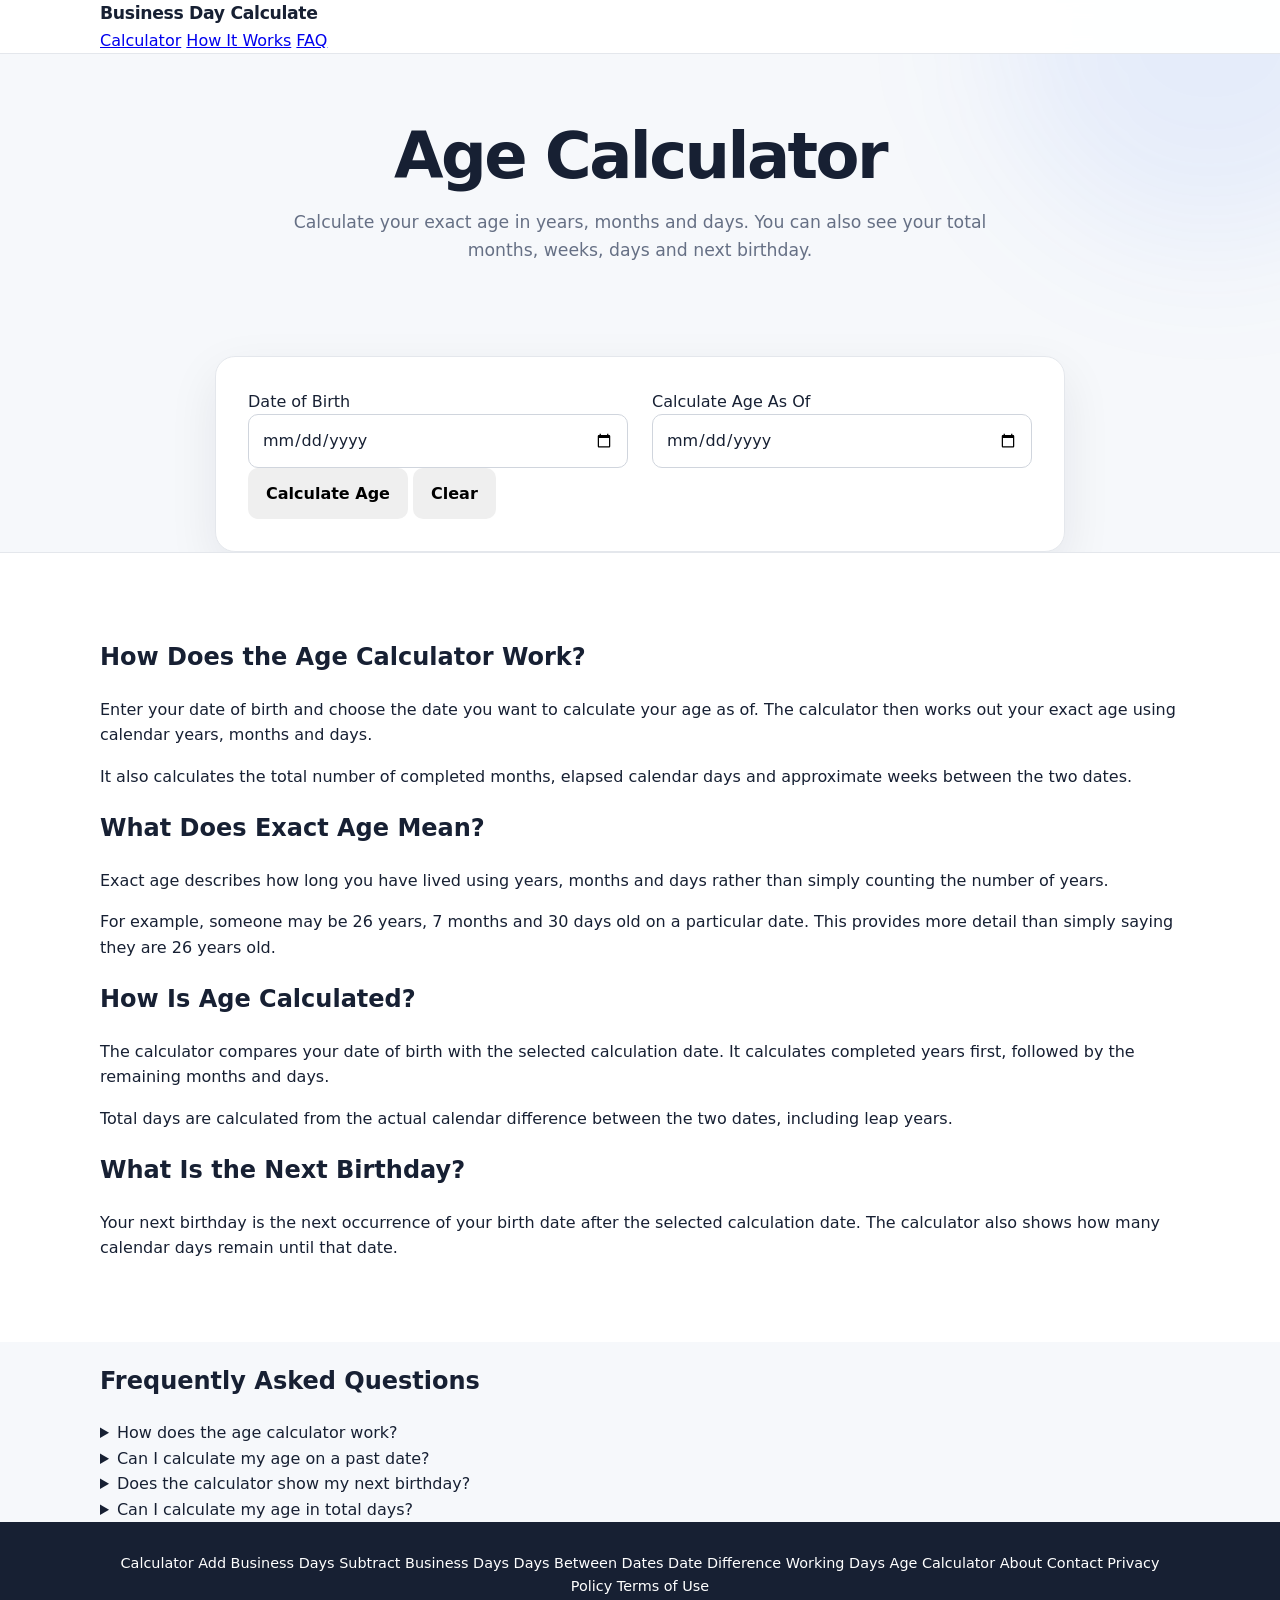
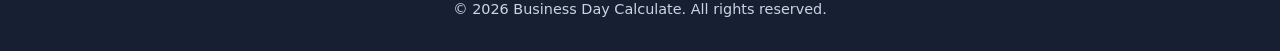
<file: age-calculator.html>
<!DOCTYPE html>
<html lang="en">
<head>
  <meta charset="UTF-8">

  <title>Age Calculator - Calculate Your Exact Age</title>

  <meta name="description"
        content="Free age calculator to calculate your exact age in years, months and days. Find total days, weeks, months and days until your next birthday.">

  <meta name="viewport" content="width=device-width, initial-scale=1.0">
  <meta name="robots" content="index, follow, max-image-preview:large">

  <meta name="author" content="Umer Farooq Khan">

  <link rel="canonical"
        href="https://umerfarooqkhan-seo.github.io/businessdaycalculate/age-calculator.html">

  <meta property="og:title" content="Age Calculator - Calculate Your Exact Age">
  <meta property="og:description"
        content="Calculate your exact age in years, months and days, plus total days, weeks and your next birthday.">
  <meta property="og:type" content="website">
  <meta property="og:url"
        content="https://umerfarooqkhan-seo.github.io/businessdaycalculate/age-calculator.html">

  <meta name="twitter:card" content="summary">
  <meta name="twitter:title" content="Age Calculator">
  <meta name="twitter:description"
        content="Calculate your exact age in years, months and days.">

  <meta name="theme-color" content="#2563eb">

  <link rel="stylesheet" href="style.css">

  <script type="application/ld+json">
  {
    "@context": "https://schema.org",
    "@type": "WebApplication",
    "name": "Age Calculator",
    "url": "https://umerfarooqkhan-seo.github.io/businessdaycalculate/age-calculator.html",
    "applicationCategory": "UtilitiesApplication",
    "operatingSystem": "All",
    "description": "Free age calculator that calculates exact age in years, months and days, total months, weeks, days and time until the next birthday.",
    "offers": {
      "@type": "Offer",
      "price": "0",
      "priceCurrency": "USD"
    }
  }
  </script>

  <script type="application/ld+json">
  {
    "@context": "https://schema.org",
    "@type": "FAQPage",
    "mainEntity": [
      {
        "@type": "Question",
        "name": "How does the age calculator work?",
        "acceptedAnswer": {
          "@type": "Answer",
          "text": "Enter your date of birth and the date you want to calculate your age as of. The calculator determines your age in completed years, months and days."
        }
      },
      {
        "@type": "Question",
        "name": "Can I calculate my age on a past date?",
        "acceptedAnswer": {
          "@type": "Answer",
          "text": "Yes. You can select any date after your date of birth as the calculation date."
        }
      },
      {
        "@type": "Question",
        "name": "Does the calculator show my next birthday?",
        "acceptedAnswer": {
          "@type": "Answer",
          "text": "Yes. The calculator shows the date of your next birthday and the number of days remaining."
        }
      },
      {
        "@type": "Question",
        "name": "Can I calculate my age in total days?",
        "acceptedAnswer": {
          "@type": "Answer",
          "text": "Yes. The calculator shows your total number of elapsed calendar days."
        }
      }
    ]
  }
  </script>
</head>

<body>

<header class="site-header">
  <div class="container header-inner">

    <a href="index.html" class="logo">
      Business Day Calculate
    </a>

    <nav>
      <a href="index.html">Calculator</a>
      <a href="#how-it-works">How It Works</a>
      <a href="#faq">FAQ</a>
    </nav>

  </div>
</header>

<main>

  <section class="hero">
    <div class="container">

      <h1>Age Calculator</h1>

      <p class="hero-text">
        Calculate your exact age in years, months and days.
        You can also see your total months, weeks, days and next birthday.
      </p>

    </div>
  </section>


  <section class="calculator-section">
    <div class="container">

      <div class="calculator-card">

        <div class="form-grid">

          <div class="form-group">
            <label for="dob">Date of Birth</label>
            <input type="date" id="dob">
          </div>

          <div class="form-group">
            <label for="asOf">Calculate Age As Of</label>
            <input type="date" id="asOf">
          </div>

        </div>


        <div class="button-row">

          <button id="calculateBtn" class="primary-btn">
            Calculate Age
          </button>

          <button id="clearBtn" class="secondary-btn">
            Clear
          </button>

        </div>


        <div id="errorMessage" class="error-message" hidden></div>


        <div id="results" class="results-grid" hidden>

          <div class="result-card">
            <span class="result-label">Exact Age</span>
            <strong id="ageResult">-</strong>
          </div>

          <div class="result-card">
            <span class="result-label">Total Months</span>
            <strong id="monthsResult">-</strong>
          </div>

          <div class="result-card">
            <span class="result-label">Total Weeks</span>
            <strong id="weeksResult">-</strong>
          </div>

          <div class="result-card">
            <span class="result-label">Total Days</span>
            <strong id="daysResult">-</strong>
          </div>

          <div class="result-card">
            <span class="result-label">Next Birthday</span>
            <strong id="birthdayResult">-</strong>
          </div>

          <div class="result-card">
            <span class="result-label">Days Until Birthday</span>
            <strong id="birthdayDaysResult">-</strong>
          </div>

        </div>


        <button id="copyBtn" class="copy-btn" hidden>
          Copy Results
        </button>

      </div>

    </div>
  </section>


  <section id="how-it-works" class="content-section">

    <div class="container">

      <h2>How Does the Age Calculator Work?</h2>

      <p>
        Enter your date of birth and choose the date you want to calculate
        your age as of. The calculator then works out your exact age using
        calendar years, months and days.
      </p>

      <p>
        It also calculates the total number of completed months, elapsed
        calendar days and approximate weeks between the two dates.
      </p>


      <h2>What Does Exact Age Mean?</h2>

      <p>
        Exact age describes how long you have lived using years, months and
        days rather than simply counting the number of years.
      </p>

      <p>
        For example, someone may be 26 years, 7 months and 30 days old on
        a particular date. This provides more detail than simply saying
        they are 26 years old.
      </p>


      <h2>How Is Age Calculated?</h2>

      <p>
        The calculator compares your date of birth with the selected
        calculation date. It calculates completed years first, followed
        by the remaining months and days.
      </p>

      <p>
        Total days are calculated from the actual calendar difference
        between the two dates, including leap years.
      </p>


      <h2>What Is the Next Birthday?</h2>

      <p>
        Your next birthday is the next occurrence of your birth date after
        the selected calculation date. The calculator also shows how many
        calendar days remain until that date.
      </p>

    </div>

  </section>


  <section id="faq" class="faq-section">

    <div class="container">

      <h2>Frequently Asked Questions</h2>

      <details>
        <summary>How does the age calculator work?</summary>
        <p>
          Enter your date of birth and the date you want to calculate your
          age as of. The calculator calculates your completed years, months
          and days.
        </p>
      </details>

      <details>
        <summary>Can I calculate my age on a past date?</summary>
        <p>
          Yes. Select any date after your date of birth in the
          "Calculate Age As Of" field.
        </p>
      </details>

      <details>
        <summary>Does the calculator show my next birthday?</summary>
        <p>
          Yes. It shows your next birthday and the number of days remaining
          until it occurs.
        </p>
      </details>

      <details>
        <summary>Can I calculate my age in total days?</summary>
        <p>
          Yes. The result includes the total number of elapsed calendar
          days between your date of birth and the selected date.
        </p>
      </details>

    </div>

  </section>

</main>


<footer class="site-footer">

  <div class="container">

    <div class="footer-links">

      <a href="index.html">Calculator</a>
      <a href="add-business-days.html">Add Business Days</a>
      <a href="subtract-business-days.html">Subtract Business Days</a>
      <a href="days-between-dates.html">Days Between Dates</a>
      <a href="date-difference.html">Date Difference</a>
      <a href="working-days-calculator.html">Working Days</a>
      <a href="age-calculator.html">Age Calculator</a>
      <a href="about.html">About</a>
      <a href="contact.html">Contact</a>
      <a href="privacy.html">Privacy Policy</a>
      <a href="terms.html">Terms of Use</a>

    </div>

    <p>
      © 2026 Business Day Calculate. All rights reserved.
    </p>

  </div>

</footer>


<script>

const dobInput = document.getElementById("dob");
const asOfInput = document.getElementById("asOf");

const calculateBtn = document.getElementById("calculateBtn");
const clearBtn = document.getElementById("clearBtn");
const copyBtn = document.getElementById("copyBtn");

const results = document.getElementById("results");
const errorMessage = document.getElementById("errorMessage");

const ageResult = document.getElementById("ageResult");
const monthsResult = document.getElementById("monthsResult");
const weeksResult = document.getElementById("weeksResult");
const daysResult = document.getElementById("daysResult");
const birthdayResult = document.getElementById("birthdayResult");
const birthdayDaysResult = document.getElementById("birthdayDaysResult");


function parseLocalDate(value) {

  const parts = value.split("-");

  if (parts.length !== 3) {
    return null;
  }

  const year = Number(parts[0]);
  const month = Number(parts[1]) - 1;
  const day = Number(parts[2]);

  const date = new Date(year, month, day);

  if (
    date.getFullYear() !== year ||
    date.getMonth() !== month ||
    date.getDate() !== day
  ) {
    return null;
  }

  date.setHours(0, 0, 0, 0);

  return date;
}


function formatDate(date) {

  return date.toLocaleDateString(undefined, {
    year: "numeric",
    month: "long",
    day: "numeric"
  });

}


function daysBetween(start, end) {

  const millisecondsPerDay = 24 * 60 * 60 * 1000;

  return Math.round(
    (end.getTime() - start.getTime()) / millisecondsPerDay
  );

}


function daysInMonth(year, month) {

  return new Date(year, month + 1, 0).getDate();

}


function calculateAge(start, end) {

  let years = end.getFullYear() - start.getFullYear();

  let months = end.getMonth() - start.getMonth();

  let days = end.getDate() - start.getDate();


  if (days < 0) {

    months--;

    const previousMonthDays =
      daysInMonth(
        end.getFullYear(),
        end.getMonth() - 1
      );

    days += previousMonthDays;

  }


  if (months < 0) {

    years--;

    months += 12;

  }


  return {
    years,
    months,
    days
  };

}


function getNextBirthday(dob, asOf) {

  let birthdayYear = asOf.getFullYear();

  let month = dob.getMonth();
  let day = dob.getDate();


  // Handle February 29 birthdays in non-leap years.
  if (month === 1 && day === 29) {

    const testDate = new Date(
      birthdayYear,
      month,
      day
    );

    if (testDate.getMonth() !== month) {
      day = 28;
    }

  }


  let birthday = new Date(
    birthdayYear,
    month,
    day
  );

  birthday.setHours(0, 0, 0, 0);


  if (birthday <= asOf) {

    birthdayYear++;

    day = dob.getDate();


    if (month === 1 && day === 29) {

      const testDate = new Date(
        birthdayYear,
        month,
        day
      );

      if (testDate.getMonth() !== month) {
        day = 28;
      }

    }


    birthday = new Date(
      birthdayYear,
      month,
      day
    );

    birthday.setHours(0, 0, 0, 0);

  }


  return birthday;

}


function showError(message) {

  errorMessage.textContent = message;
  errorMessage.hidden = false;

  results.hidden = true;
  copyBtn.hidden = true;

}


function clearError() {

  errorMessage.textContent = "";
  errorMessage.hidden = true;

}


function calculate() {

  clearError();


  const dob = parseLocalDate(dobInput.value);
  const asOf = parseLocalDate(asOfInput.value);


  if (!dob || !asOf) {

    showError(
      "Please enter both your date of birth and calculation date."
    );

    return;

  }


  if (dob > asOf) {

    showError(
      "Date of birth cannot be after the calculation date."
    );

    return;

  }


  const age = calculateAge(dob, asOf);

  const totalDays = daysBetween(dob, asOf);

  const totalMonths =
    age.years * 12 + age.months;

  const totalWeeks =
    (totalDays / 7).toFixed(2);


  const nextBirthday =
    getNextBirthday(dob, asOf);

  const birthdayDays =
    daysBetween(asOf, nextBirthday);


  ageResult.textContent =
    `${age.years} years, ${age.months} months, ${age.days} days`;

  monthsResult.textContent =
    `${totalMonths} months`;

  weeksResult.textContent =
    `${totalWeeks} weeks`;

  daysResult.textContent =
    `${totalDays.toLocaleString()} days`;

  birthdayResult.textContent =
    formatDate(nextBirthday);

  birthdayDaysResult.textContent =
    `${birthdayDays} days`;


  results.hidden = false;
  copyBtn.hidden = false;

  results.classList.remove("result-pop");

  void results.offsetWidth;

  results.classList.add("result-pop");

}


function clearCalculator() {

  dobInput.value = "";
  asOfInput.value = "";

  clearError();

  results.hidden = true;
  copyBtn.hidden = true;

}


async function copyResults() {

  const text =
`Age: ${ageResult.textContent}
Total Months: ${monthsResult.textContent}
Total Weeks: ${weeksResult.textContent}
Total Days: ${daysResult.textContent}
Next Birthday: ${birthdayResult.textContent}
Days Until Birthday: ${birthdayDaysResult.textContent}`;

  try {

    await navigator.clipboard.writeText(text);

    const originalText = copyBtn.textContent;

    copyBtn.textContent = "Copied!";

    setTimeout(() => {
      copyBtn.textContent = originalText;
    }, 1500);

  } catch {

    copyBtn.textContent = "Copy failed";

    setTimeout(() => {
      copyBtn.textContent = "Copy Results";
    }, 1500);

  }

}


calculateBtn.addEventListener(
  "click",
  calculate
);

clearBtn.addEventListener(
  "click",
  clearCalculator
);

copyBtn.addEventListener(
  "click",
  copyResults
);


dobInput.addEventListener(
  "keydown",
  function(event) {

    if (event.key === "Enter") {
      calculate();
    }

  }
);


asOfInput.addEventListener(
  "keydown",
  function(event) {

    if (event.key === "Enter") {
      calculate();
    }

  }
);


</script>

</body>
</html>
</file>
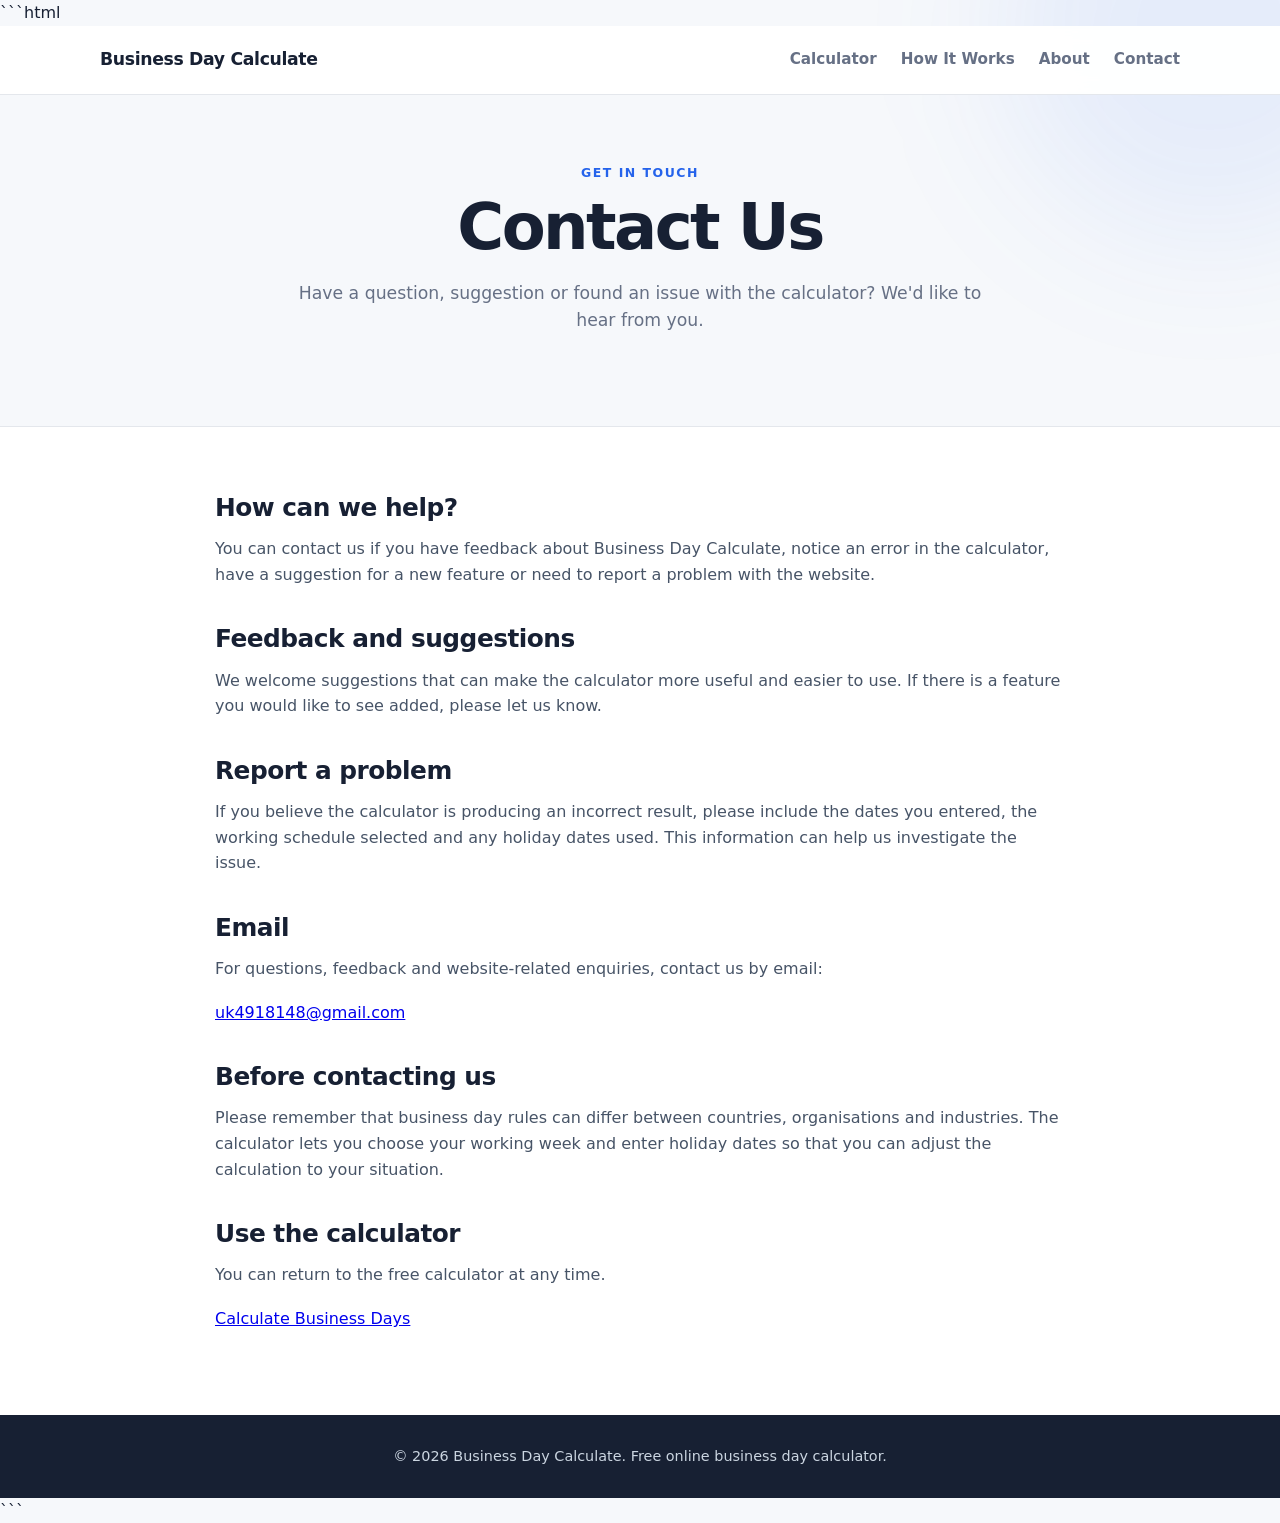
<file: contact.html>
```html
<!DOCTYPE html>
<html lang="en">
<head>
  <meta charset="UTF-8">
  <meta name="viewport" content="width=device-width, initial-scale=1.0">

  <title>Contact Business Day Calculate</title>

  <meta name="description" content="Contact Business Day Calculate for questions, feedback, corrections or suggestions about our free business day calculator.">

  <meta name="robots" content="index, follow">

  <link rel="canonical" href="https://umerfarooqkhan-seo.github.io/businessdaycalculate/contact.html">

  <link rel="stylesheet" href="style.css">
</head>

<body>

  <header class="site-header">
    <div class="container nav">

      <a class="logo" href="./">Business Day Calculate</a>

      <nav>
        <a class="nav-link" href="./">Calculator</a>
        <a class="nav-link" href="./#how-it-works">How It Works</a>
        <a class="nav-link" href="./about.html">About</a>
        <a class="nav-link" href="./contact.html">Contact</a>
      </nav>

    </div>
  </header>

  <main>

    <section class="hero">
      <div class="container">

        <p class="eyebrow">GET IN TOUCH</p>

        <h1>Contact Us</h1>

        <p class="hero-text">
          Have a question, suggestion or found an issue with the calculator?
          We'd like to hear from you.
        </p>

      </div>
    </section>

    <section class="content-section">

      <div class="container content">

        <h2>How can we help?</h2>

        <p>
          You can contact us if you have feedback about Business Day Calculate,
          notice an error in the calculator, have a suggestion for a new
          feature or need to report a problem with the website.
        </p>

        <h2>Feedback and suggestions</h2>

        <p>
          We welcome suggestions that can make the calculator more useful and
          easier to use. If there is a feature you would like to see added,
          please let us know.
        </p>

        <h2>Report a problem</h2>

        <p>
          If you believe the calculator is producing an incorrect result,
          please include the dates you entered, the working schedule selected
          and any holiday dates used. This information can help us investigate
          the issue.
        </p>

        <h2>Email</h2>

        <p>
          For questions, feedback and website-related enquiries, contact us by
          email:
        </p>

        <p>
          <a href="mailto:uk4918148@gmail.com">
            uk4918148@gmail.com
          </a>
        </p>

        <h2>Before contacting us</h2>

        <p>
          Please remember that business day rules can differ between countries,
          organisations and industries. The calculator lets you choose your
          working week and enter holiday dates so that you can adjust the
          calculation to your situation.
        </p>

        <h2>Use the calculator</h2>

        <p>
          You can return to the free calculator at any time.
        </p>

        <p>
          <a href="./">
            Calculate Business Days
          </a>
        </p>

      </div>

    </section>

  </main>

  <footer>

    <div class="container">

      <p>
        © 2026 Business Day Calculate.
        Free online business day calculator.
      </p>

    </div>

  </footer>

</body>
</html>
```
</file>
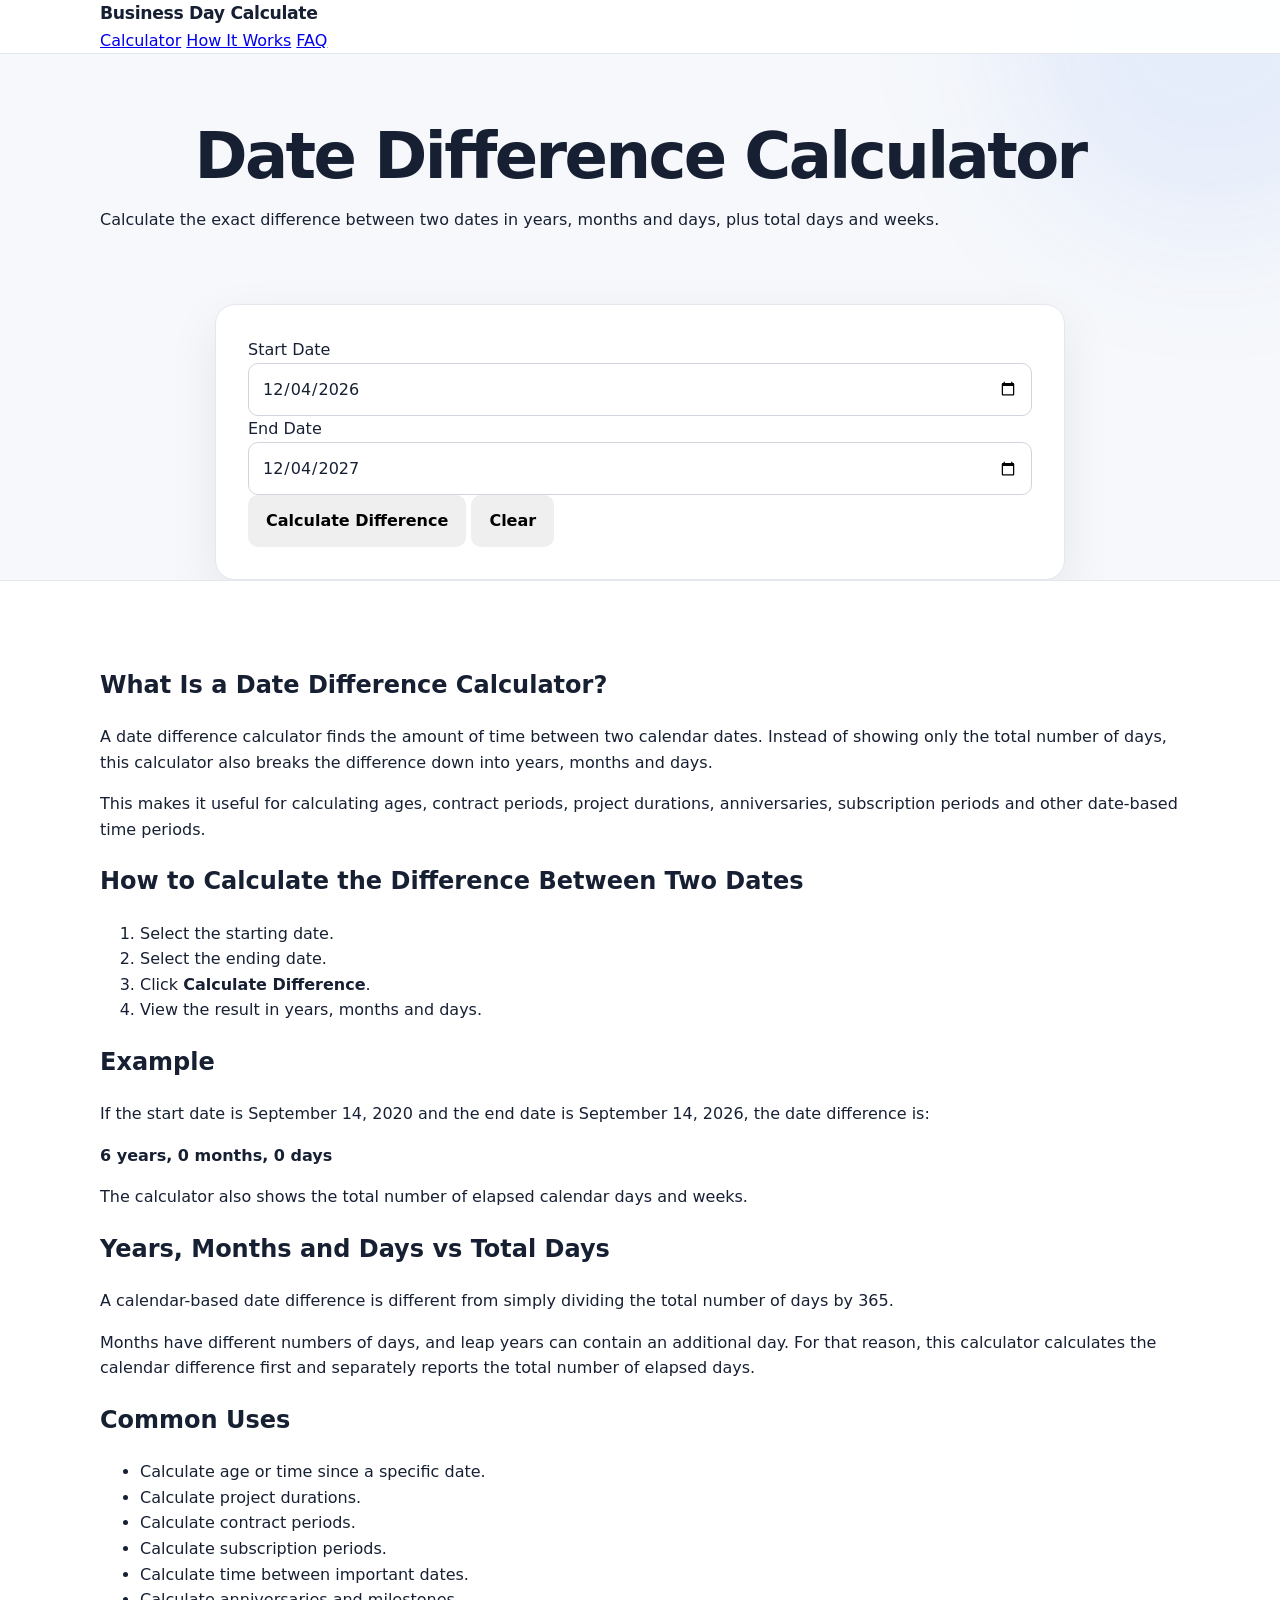
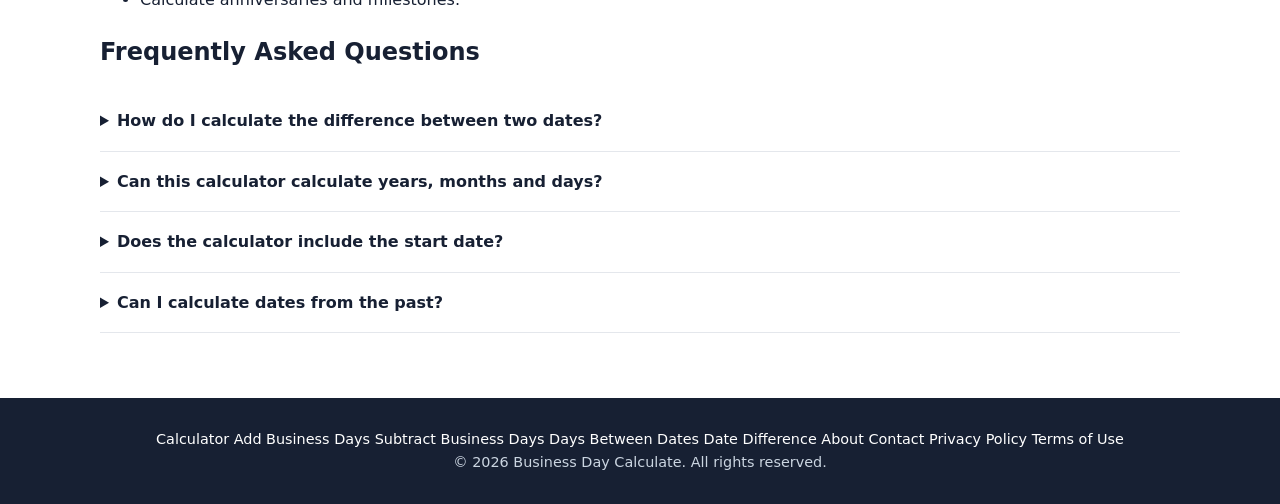
<file: date-difference.html>
<!DOCTYPE html>
<html lang="en">
<head>
  <meta charset="UTF-8">

  <title>Date Difference Calculator - Years, Months & Days</title>

  <meta name="description" content="Free date difference calculator. Calculate the exact difference between two dates in years, months, weeks and days.">

  <meta name="robots" content="index, follow, max-image-preview:large">
  <meta name="author" content="Umer Farooq Khan">
  <meta name="viewport" content="width=device-width, initial-scale=1.0">

  <link rel="canonical" href="https://umerfarooqkhan-seo.github.io/businessdaycalculate/date-difference.html">

  <meta property="og:title" content="Date Difference Calculator">
  <meta property="og:description" content="Calculate the exact difference between two dates in years, months and days.">
  <meta property="og:type" content="website">
  <meta property="og:url" content="https://umerfarooqkhan-seo.github.io/businessdaycalculate/date-difference.html">

  <meta name="twitter:card" content="summary">
  <meta name="twitter:title" content="Date Difference Calculator">
  <meta name="twitter:description" content="Calculate the difference between two dates in years, months and days.">

  <meta name="theme-color" content="#2563eb">

  <link rel="stylesheet" href="style.css">


  <!-- WebApplication Schema -->
  <script type="application/ld+json">
  {
    "@context": "https://schema.org",
    "@type": "WebApplication",
    "name": "Date Difference Calculator",
    "url": "https://umerfarooqkhan-seo.github.io/businessdaycalculate/date-difference.html",
    "applicationCategory": "BusinessApplication",
    "operatingSystem": "All",
    "description": "A free calculator for finding the difference between two dates in years, months and days.",
    "author": {
      "@type": "Person",
      "name": "Umer Farooq Khan"
    }
  }
  </script>


  <!-- FAQ Schema -->
  <script type="application/ld+json">
  {
    "@context": "https://schema.org",
    "@type": "FAQPage",
    "mainEntity": [
      {
        "@type": "Question",
        "name": "How do I calculate the difference between two dates?",
        "acceptedAnswer": {
          "@type": "Answer",
          "text": "Enter a start date and an end date. The calculator shows the difference in years, months and days, along with total days and weeks."
        }
      },
      {
        "@type": "Question",
        "name": "Can this calculator calculate years, months and days?",
        "acceptedAnswer": {
          "@type": "Answer",
          "text": "Yes. The calculator provides a calendar-based difference in years, months and days."
        }
      },
      {
        "@type": "Question",
        "name": "Does the calculator include the start date?",
        "acceptedAnswer": {
          "@type": "Answer",
          "text": "The exact date difference is calculated from the start date to the end date. The total calendar-day count represents the elapsed days between the dates."
        }
      },
      {
        "@type": "Question",
        "name": "Can I calculate the difference between dates in the past?",
        "acceptedAnswer": {
          "@type": "Answer",
          "text": "Yes. You can enter dates from the past or future as long as the start date comes before the end date."
        }
      }
    ]
  }
  </script>

</head>


<body>


<header class="site-header">

  <div class="container header-inner">

    <a href="index.html" class="logo">
      Business Day Calculate
    </a>

    <nav>
      <a href="index.html">Calculator</a>
      <a href="index.html#how-it-works">How It Works</a>
      <a href="index.html#faq">FAQ</a>
    </nav>

  </div>

</header>



<main>


  <!-- HERO -->

  <section class="hero">

    <div class="container">

      <h1>Date Difference Calculator</h1>

      <p>
        Calculate the exact difference between two dates in
        years, months and days, plus total days and weeks.
      </p>

    </div>

  </section>



  <!-- CALCULATOR -->

  <section class="calculator-section">

    <div class="container">

      <div class="calculator-card">


        <!-- START DATE -->

        <div class="form-group">

          <label for="startDate">
            Start Date
          </label>

          <input
            type="date"
            id="startDate"
          >

        </div>



        <!-- END DATE -->

        <div class="form-group">

          <label for="endDate">
            End Date
          </label>

          <input
            type="date"
            id="endDate"
          >

        </div>



        <!-- BUTTONS -->

        <div class="button-group">

          <button
            type="button"
            id="calculateBtn"
            class="primary-btn"
          >
            Calculate Difference
          </button>


          <button
            type="button"
            id="clearBtn"
            class="secondary-btn"
          >
            Clear
          </button>

        </div>



        <!-- ERROR -->

        <div
          id="errorMessage"
          class="error-message"
          role="alert"
          aria-live="polite"
        ></div>



        <!-- RESULTS -->

        <div
          id="result"
          class="result-card"
          style="display:none;"
        >


          <div class="result-main">

            <span class="result-label">
              Date Difference
            </span>

            <strong id="dateDifference">
              0 years, 0 months, 0 days
            </strong>

          </div>



          <div class="result-details">


            <div>

              <span>
                Total Days
              </span>

              <strong id="totalDays">
                0
              </strong>

            </div>


            <div>

              <span>
                Total Weeks
              </span>

              <strong id="totalWeeks">
                0
              </strong>

            </div>


            <div>

              <span>
                Start Date
              </span>

              <strong id="resultStart">
                -
              </strong>

            </div>


            <div>

              <span>
                End Date
              </span>

              <strong id="resultEnd">
                -
              </strong>

            </div>

          </div>


          <button
            type="button"
            id="copyBtn"
            class="copy-btn"
          >
            Copy Results
          </button>

        </div>


      </div>

    </div>

  </section>



  <!-- CONTENT -->

  <section class="content-section">

    <div class="container">


      <h2>What Is a Date Difference Calculator?</h2>

      <p>
        A date difference calculator finds the amount of time
        between two calendar dates. Instead of showing only the
        total number of days, this calculator also breaks the
        difference down into years, months and days.
      </p>

      <p>
        This makes it useful for calculating ages, contract
        periods, project durations, anniversaries, subscription
        periods and other date-based time periods.
      </p>



      <h2>How to Calculate the Difference Between Two Dates</h2>

      <ol>

        <li>
          Select the starting date.
        </li>

        <li>
          Select the ending date.
        </li>

        <li>
          Click <strong>Calculate Difference</strong>.
        </li>

        <li>
          View the result in years, months and days.
        </li>

      </ol>



      <h2>Example</h2>

      <p>
        If the start date is September 14, 2020 and the end date
        is September 14, 2026, the date difference is:
      </p>

      <p>
        <strong>6 years, 0 months, 0 days</strong>
      </p>

      <p>
        The calculator also shows the total number of elapsed
        calendar days and weeks.
      </p>



      <h2>Years, Months and Days vs Total Days</h2>

      <p>
        A calendar-based date difference is different from simply
        dividing the total number of days by 365.
      </p>

      <p>
        Months have different numbers of days, and leap years can
        contain an additional day. For that reason, this calculator
        calculates the calendar difference first and separately
        reports the total number of elapsed days.
      </p>



      <h2>Common Uses</h2>

      <ul>

        <li>
          Calculate age or time since a specific date.
        </li>

        <li>
          Calculate project durations.
        </li>

        <li>
          Calculate contract periods.
        </li>

        <li>
          Calculate subscription periods.
        </li>

        <li>
          Calculate time between important dates.
        </li>

        <li>
          Calculate anniversaries and milestones.
        </li>

      </ul>



      <h2 id="faq">
        Frequently Asked Questions
      </h2>



      <div class="faq">


        <details>

          <summary>
            How do I calculate the difference between two dates?
          </summary>

          <p>
            Enter the start date and end date, then click
            Calculate Difference. The calculator will show the
            difference in years, months and days.
          </p>

        </details>



        <details>

          <summary>
            Can this calculator calculate years, months and days?
          </summary>

          <p>
            Yes. It provides a calendar-based difference in
            years, months and days.
          </p>

        </details>



        <details>

          <summary>
            Does the calculator include the start date?
          </summary>

          <p>
            The date difference represents the elapsed time from
            the start date to the end date. The total-day result
            is the standard difference between the two dates.
          </p>

        </details>



        <details>

          <summary>
            Can I calculate dates from the past?
          </summary>

          <p>
            Yes. You can use any valid dates, including dates
            from previous years.
          </p>

        </details>


      </div>


    </div>

  </section>


</main>



<!-- FOOTER -->

<footer class="site-footer">

  <div class="container">

    <div class="footer-links">

      <a href="index.html">
        Calculator
      </a>

      <a href="add-business-days.html">
        Add Business Days
      </a>

      <a href="subtract-business-days.html">
        Subtract Business Days
      </a>

      <a href="days-between-dates.html">
        Days Between Dates
      </a>

      <a href="date-difference.html">
        Date Difference
      </a>

      <a href="about.html">
        About
      </a>

      <a href="contact.html">
        Contact
      </a>

      <a href="privacy.html">
        Privacy Policy
      </a>

      <a href="terms.html">
        Terms of Use
      </a>

    </div>


    <p>
      © 2026 Business Day Calculate. All rights reserved.
    </p>

  </div>

</footer>



<script>

document.addEventListener("DOMContentLoaded", function () {


  const startDate =
    document.getElementById("startDate");

  const endDate =
    document.getElementById("endDate");

  const calculateBtn =
    document.getElementById("calculateBtn");

  const clearBtn =
    document.getElementById("clearBtn");

  const copyBtn =
    document.getElementById("copyBtn");


  const result =
    document.getElementById("result");

  const errorMessage =
    document.getElementById("errorMessage");


  const dateDifference =
    document.getElementById("dateDifference");

  const totalDays =
    document.getElementById("totalDays");

  const totalWeeks =
    document.getElementById("totalWeeks");

  const resultStart =
    document.getElementById("resultStart");

  const resultEnd =
    document.getElementById("resultEnd");



  function formatISO(date) {

    const year =
      date.getFullYear();

    const month =
      String(date.getMonth() + 1)
        .padStart(2, "0");

    const day =
      String(date.getDate())
        .padStart(2, "0");

    return `${year}-${month}-${day}`;

  }



  function parseLocalDate(value) {

    const parts =
      value.split("-").map(Number);

    return new Date(
      parts[0],
      parts[1] - 1,
      parts[2]
    );

  }



  function formatDate(date) {

    return date.toLocaleDateString(
      "en-US",
      {
        year: "numeric",
        month: "long",
        day: "numeric"
      }
    );

  }



  function getToday() {

    const today =
      new Date();

    return new Date(
      today.getFullYear(),
      today.getMonth(),
      today.getDate()
    );

  }



  function calculateDifference(
    start,
    end
  ) {

    let years =
      end.getFullYear() -
      start.getFullYear();


    let months =
      end.getMonth() -
      start.getMonth();


    let days =
      end.getDate() -
      start.getDate();


    if (days < 0) {

      months--;

      const previousMonth =
        new Date(
          end.getFullYear(),
          end.getMonth(),
          0
        );

      days +=
        previousMonth.getDate();

    }


    if (months < 0) {

      years--;

      months += 12;

    }


    return {
      years,
      months,
      days
    };

  }



  function calculate() {

    errorMessage.textContent =
      "";

    result.style.display =
      "none";


    if (!startDate.value) {

      errorMessage.textContent =
        "Please select a start date.";

      return;

    }


    if (!endDate.value) {

      errorMessage.textContent =
        "Please select an end date.";

      return;

    }


    const start =
      parseLocalDate(
        startDate.value
      );

    const end =
      parseLocalDate(
        endDate.value
      );


    if (start > end) {

      errorMessage.textContent =
        "Please make sure the end date is on or after the start date.";

      return;

    }



    const difference =
      calculateDifference(
        start,
        end
      );



    const millisecondsPerDay =
      24 * 60 * 60 * 1000;


    const days =
      Math.round(
        (end - start) /
        millisecondsPerDay
      );


    const weeks =
      (days / 7).toFixed(2);



    dateDifference.textContent =
      `${difference.years} year${difference.years !== 1 ? "s" : ""}, ` +
      `${difference.months} month${difference.months !== 1 ? "s" : ""}, ` +
      `${difference.days} day${difference.days !== 1 ? "s" : ""}`;


    totalDays.textContent =
      days.toLocaleString();


    totalWeeks.textContent =
      weeks;


    resultStart.textContent =
      formatDate(start);


    resultEnd.textContent =
      formatDate(end);


    result.style.display =
      "block";


    result.classList.remove(
      "result-show"
    );


    void result.offsetWidth;


    result.classList.add(
      "result-show"
    );

  }



  function clearCalculator() {

    const today =
      getToday();


    const future =
      new Date(today);


    future.setFullYear(
      future.getFullYear() + 1
    );


    startDate.value =
      formatISO(today);


    endDate.value =
      formatISO(future);


    errorMessage.textContent =
      "";


    result.style.display =
      "none";

  }



  async function copyResult() {

    const text =
`Date Difference Results
Difference: ${dateDifference.textContent}
Total Days: ${totalDays.textContent}
Total Weeks: ${totalWeeks.textContent}
Start Date: ${resultStart.textContent}
End Date: ${resultEnd.textContent}`;


    try {

      await navigator.clipboard
        .writeText(text);


      const original =
        copyBtn.textContent;


      copyBtn.textContent =
        "Copied!";


      setTimeout(() => {

        copyBtn.textContent =
          original;

      }, 1500);


    } catch {

      errorMessage.textContent =
        "Unable to copy the results.";

    }

  }



  calculateBtn.addEventListener(
    "click",
    calculate
  );


  clearBtn.addEventListener(
    "click",
    clearCalculator
  );


  copyBtn.addEventListener(
    "click",
    copyResult
  );



  /* Default dates */

  const today =
    getToday();


  const future =
    new Date(today);


  future.setFullYear(
    future.getFullYear() + 1
  );


  startDate.value =
    formatISO(today);


  endDate.value =
    formatISO(future);

});

</script>


</body>
</html>
</file>
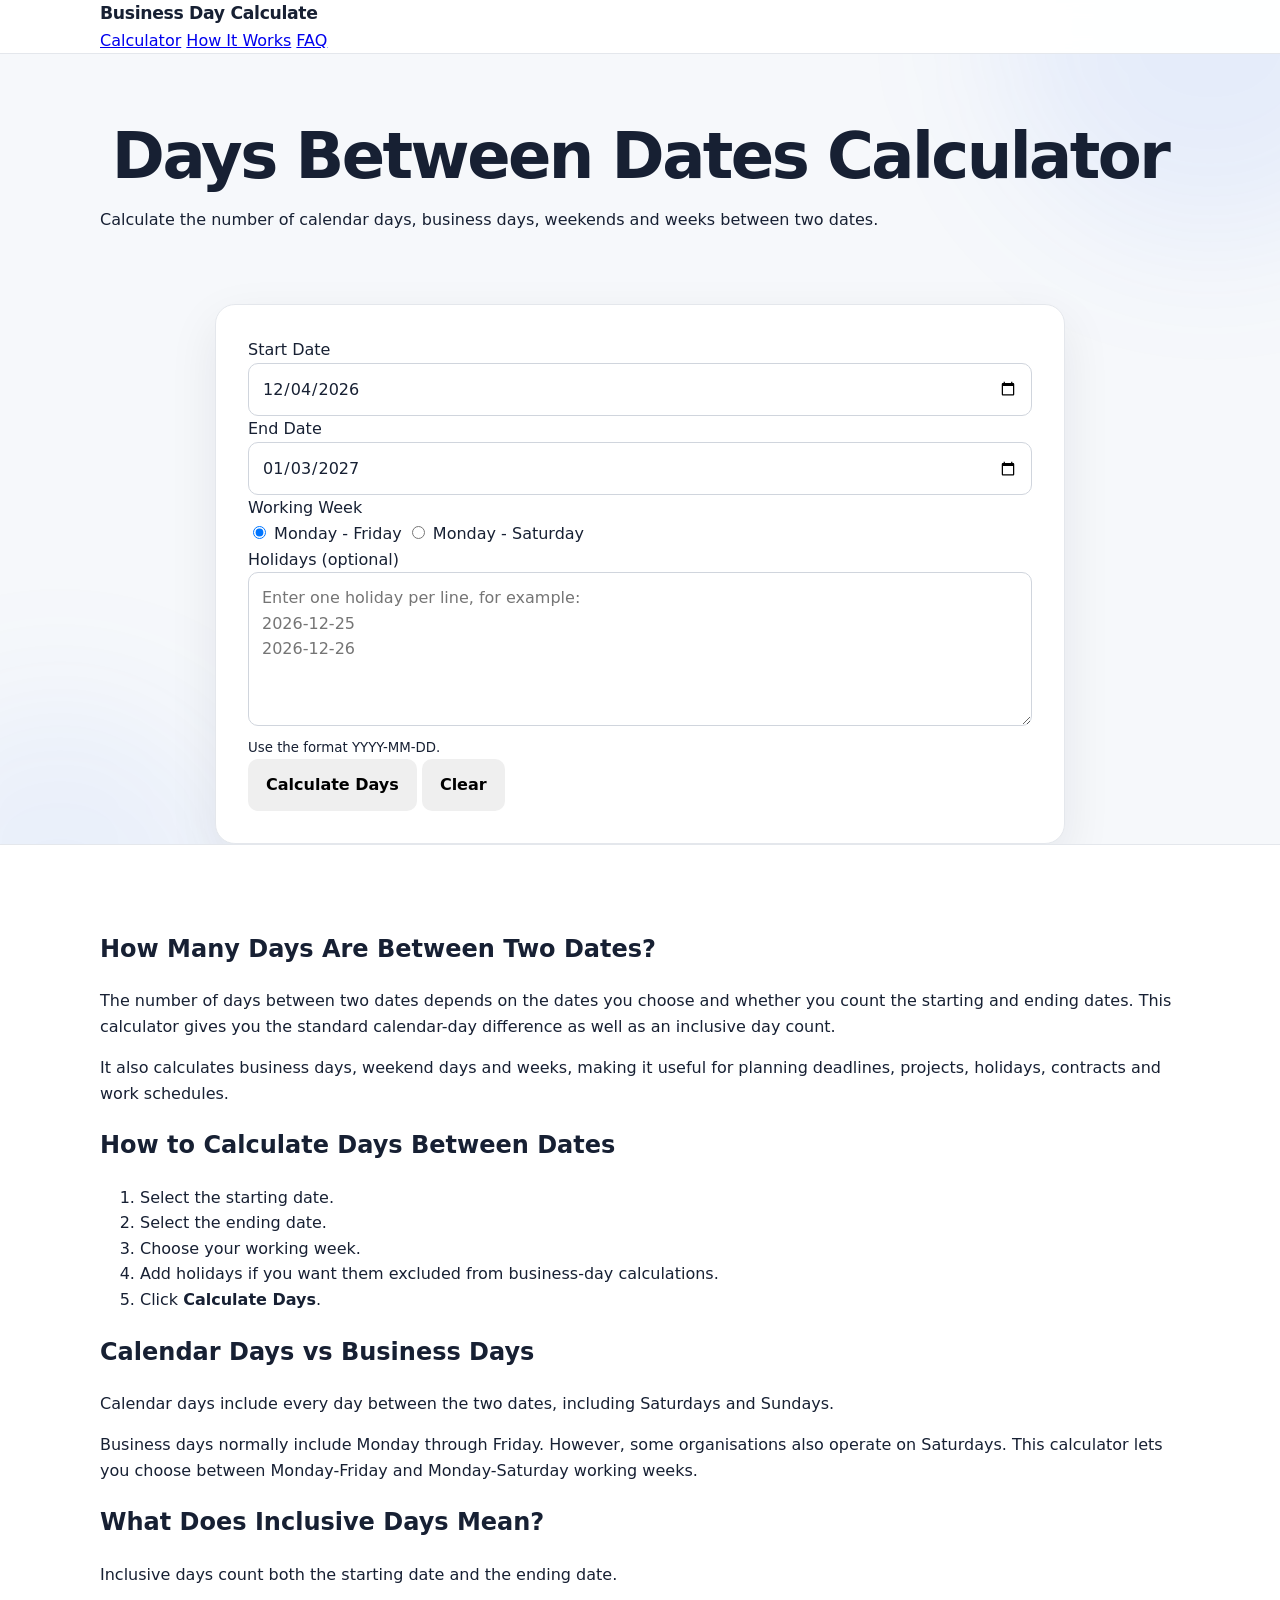
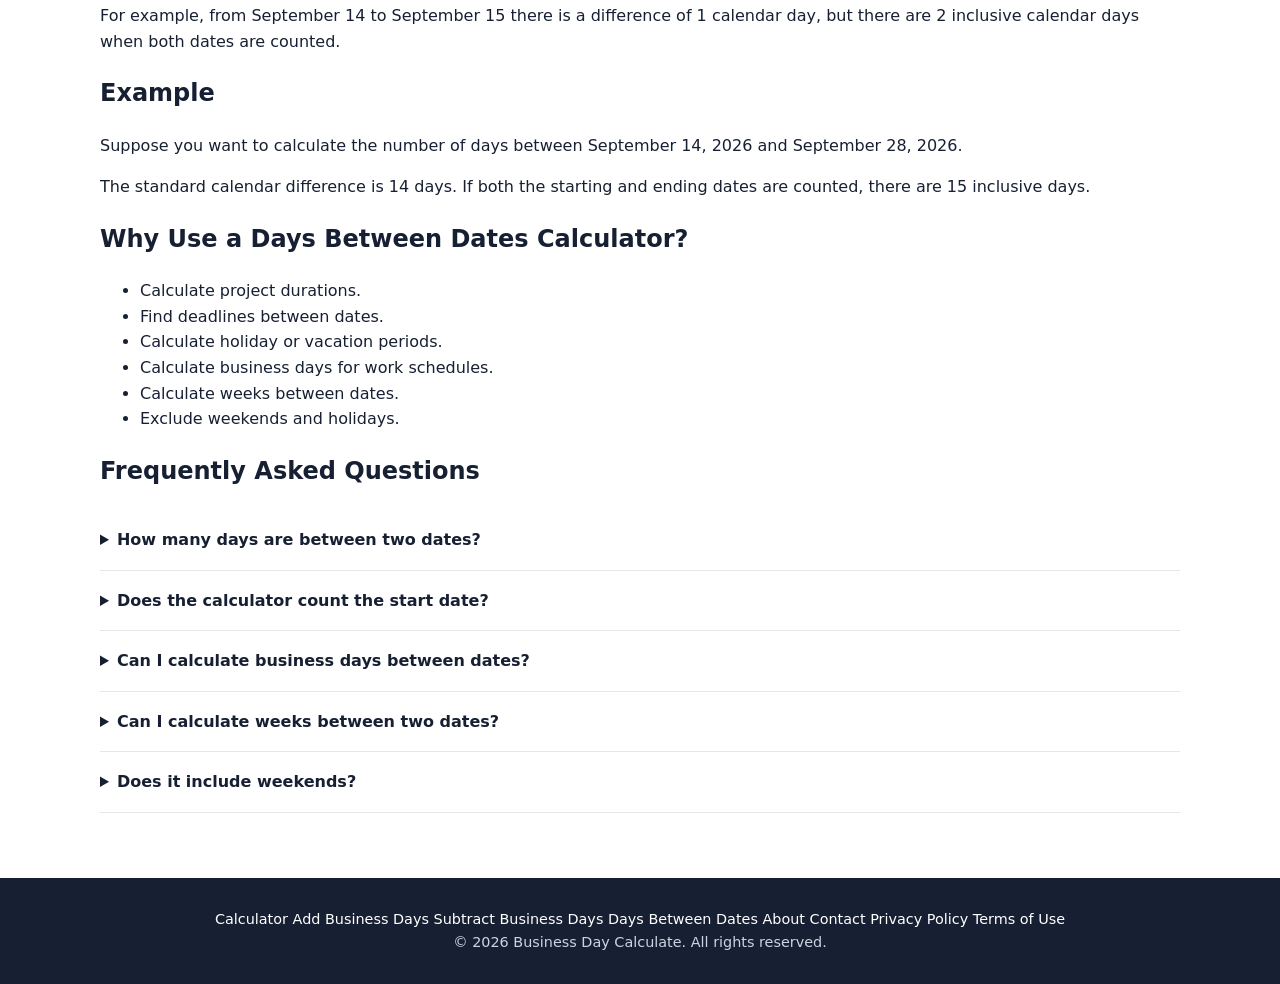
<file: days-between-dates.html>
<!DOCTYPE html>
<html lang="en">
<head>
  <meta charset="UTF-8">

  <title>Days Between Dates Calculator - Calculate Days</title>

  <meta name="description" content="Free days between dates calculator. Calculate calendar days, business days, weekends and weeks between two dates.">

  <meta name="robots" content="index, follow, max-image-preview:large">

  <meta name="author" content="Umer Farooq Khan">

  <meta name="viewport" content="width=device-width, initial-scale=1.0">

  <link rel="canonical" href="https://umerfarooqkhan-seo.github.io/businessdaycalculate/days-between-dates.html">

  <meta property="og:title" content="Days Between Dates Calculator">
  <meta property="og:description" content="Calculate the number of calendar days, business days, weekends and weeks between two dates.">
  <meta property="og:type" content="website">
  <meta property="og:url" content="https://umerfarooqkhan-seo.github.io/businessdaycalculate/days-between-dates.html">

  <meta name="twitter:card" content="summary">
  <meta name="twitter:title" content="Days Between Dates Calculator">
  <meta name="twitter:description" content="Calculate the number of days between two dates, including business days and weekends.">

  <meta name="theme-color" content="#2563eb">

  <link rel="stylesheet" href="style.css">


  <!-- WebApplication Schema -->
  <script type="application/ld+json">
  {
    "@context": "https://schema.org",
    "@type": "WebApplication",
    "name": "Days Between Dates Calculator",
    "url": "https://umerfarooqkhan-seo.github.io/businessdaycalculate/days-between-dates.html",
    "applicationCategory": "BusinessApplication",
    "operatingSystem": "All",
    "description": "A free calculator for finding the number of calendar days, business days and weekends between two dates.",
    "author": {
      "@type": "Person",
      "name": "Umer Farooq Khan"
    }
  }
  </script>


  <!-- FAQ Schema -->
  <script type="application/ld+json">
  {
    "@context": "https://schema.org",
    "@type": "FAQPage",
    "mainEntity": [
      {
        "@type": "Question",
        "name": "How many days are between two dates?",
        "acceptedAnswer": {
          "@type": "Answer",
          "text": "Enter the two dates into the calculator to see the number of calendar days between them, along with business days and weekend days."
        }
      },
      {
        "@type": "Question",
        "name": "Does the calculator count the start date?",
        "acceptedAnswer": {
          "@type": "Answer",
          "text": "The calculator shows the standard difference between two dates. An additional inclusive count is also provided when both the start and end dates are counted."
        }
      },
      {
        "@type": "Question",
        "name": "Can I calculate business days between dates?",
        "acceptedAnswer": {
          "@type": "Answer",
          "text": "Yes. You can select a Monday-to-Friday or Monday-to-Saturday working week and optionally enter holidays to exclude."
        }
      },
      {
        "@type": "Question",
        "name": "Can I calculate weeks between two dates?",
        "acceptedAnswer": {
          "@type": "Answer",
          "text": "Yes. The calculator converts the calendar-day difference into weeks and remaining days."
        }
      }
    ]
  }
  </script>

</head>


<body>


<header class="site-header">

  <div class="container header-inner">

    <a href="index.html" class="logo">
      Business Day Calculate
    </a>

    <nav>
      <a href="index.html">Calculator</a>
      <a href="index.html#how-it-works">How It Works</a>
      <a href="index.html#faq">FAQ</a>
    </nav>

  </div>

</header>



<main>


  <!-- HERO -->

  <section class="hero">

    <div class="container">

      <h1>Days Between Dates Calculator</h1>

      <p>
        Calculate the number of calendar days, business days,
        weekends and weeks between two dates.
      </p>

    </div>

  </section>



  <!-- CALCULATOR -->

  <section class="calculator-section">

    <div class="container">

      <div class="calculator-card">


        <!-- START DATE -->

        <div class="form-group">

          <label for="startDate">
            Start Date
          </label>

          <input
            type="date"
            id="startDate"
          >

        </div>



        <!-- END DATE -->

        <div class="form-group">

          <label for="endDate">
            End Date
          </label>

          <input
            type="date"
            id="endDate"
          >

        </div>



        <!-- WORKING WEEK -->

        <div class="form-group">

          <label>
            Working Week
          </label>


          <div class="radio-group">

            <label class="radio-option">

              <input
                type="radio"
                name="workingWeek"
                value="mon-fri"
                checked
              >

              Monday - Friday

            </label>


            <label class="radio-option">

              <input
                type="radio"
                name="workingWeek"
                value="mon-sat"
              >

              Monday - Saturday

            </label>

          </div>

        </div>



        <!-- HOLIDAYS -->

        <div class="form-group">

          <label for="holidays">

            Holidays

            <span class="optional">
              (optional)
            </span>

          </label>


          <textarea
            id="holidays"
            rows="5"
            placeholder="Enter one holiday per line, for example:
2026-12-25
2026-12-26"
          ></textarea>


          <small>
            Use the format YYYY-MM-DD.
          </small>

        </div>



        <!-- BUTTONS -->

        <div class="button-group">

          <button
            type="button"
            id="calculateBtn"
            class="primary-btn"
          >
            Calculate Days
          </button>


          <button
            type="button"
            id="clearBtn"
            class="secondary-btn"
          >
            Clear
          </button>

        </div>



        <!-- ERROR -->

        <div
          id="errorMessage"
          class="error-message"
          role="alert"
          aria-live="polite"
        ></div>



        <!-- RESULTS -->

        <div
          id="result"
          class="result-card"
          style="display:none;"
        >


          <div class="result-main">

            <span class="result-label">
              Calendar Days
            </span>

            <strong id="calendarDays">
              0
            </strong>

          </div>



          <div class="result-details">


            <div>

              <span>
                Inclusive Days
              </span>

              <strong id="inclusiveDays">
                0
              </strong>

            </div>


            <div>

              <span>
                Business Days
              </span>

              <strong id="businessDays">
                0
              </strong>

            </div>


            <div>

              <span>
                Weekend Days
              </span>

              <strong id="weekendDays">
                0
              </strong>

            </div>


            <div>

              <span>
                Weeks
              </span>

              <strong id="weeks">
                0
              </strong>

            </div>


            <div>

              <span>
                Working Week
              </span>

              <strong id="workingWeekResult">
                Monday - Friday
              </strong>

            </div>


            <div>

              <span>
                Holidays Excluded
              </span>

              <strong id="holidaysExcluded">
                0
              </strong>

            </div>

          </div>


          <button
            type="button"
            id="copyBtn"
            class="copy-btn"
          >
            Copy Results
          </button>

        </div>


      </div>

    </div>

  </section>



  <!-- CONTENT -->

  <section class="content-section">

    <div class="container">


      <h2>How Many Days Are Between Two Dates?</h2>

      <p>
        The number of days between two dates depends on the dates
        you choose and whether you count the starting and ending
        dates. This calculator gives you the standard calendar-day
        difference as well as an inclusive day count.
      </p>

      <p>
        It also calculates business days, weekend days and weeks,
        making it useful for planning deadlines, projects, holidays,
        contracts and work schedules.
      </p>



      <h2>How to Calculate Days Between Dates</h2>

      <ol>

        <li>
          Select the starting date.
        </li>

        <li>
          Select the ending date.
        </li>

        <li>
          Choose your working week.
        </li>

        <li>
          Add holidays if you want them excluded from business-day calculations.
        </li>

        <li>
          Click <strong>Calculate Days</strong>.
        </li>

      </ol>



      <h2>Calendar Days vs Business Days</h2>

      <p>
        Calendar days include every day between the two dates,
        including Saturdays and Sundays.
      </p>

      <p>
        Business days normally include Monday through Friday.
        However, some organisations also operate on Saturdays.
        This calculator lets you choose between Monday-Friday
        and Monday-Saturday working weeks.
      </p>



      <h2>What Does Inclusive Days Mean?</h2>

      <p>
        Inclusive days count both the starting date and the ending
        date.
      </p>

      <p>
        For example, from September 14 to September 15 there is
        a difference of 1 calendar day, but there are 2 inclusive
        calendar days when both dates are counted.
      </p>



      <h2>Example</h2>

      <p>
        Suppose you want to calculate the number of days between
        September 14, 2026 and September 28, 2026.
      </p>

      <p>
        The standard calendar difference is 14 days. If both the
        starting and ending dates are counted, there are 15
        inclusive days.
      </p>



      <h2>Why Use a Days Between Dates Calculator?</h2>

      <ul>

        <li>
          Calculate project durations.
        </li>

        <li>
          Find deadlines between dates.
        </li>

        <li>
          Calculate holiday or vacation periods.
        </li>

        <li>
          Calculate business days for work schedules.
        </li>

        <li>
          Calculate weeks between dates.
        </li>

        <li>
          Exclude weekends and holidays.
        </li>

      </ul>



      <h2 id="faq">
        Frequently Asked Questions
      </h2>



      <div class="faq">


        <details>

          <summary>
            How many days are between two dates?
          </summary>

          <p>
            Enter the two dates into the calculator. It will show
            the standard calendar-day difference and the inclusive
            number of days.
          </p>

        </details>



        <details>

          <summary>
            Does the calculator count the start date?
          </summary>

          <p>
            The standard calendar difference does not count the
            starting date as a separate day. The calculator also
            provides an inclusive count that includes both dates.
          </p>

        </details>



        <details>

          <summary>
            Can I calculate business days between dates?
          </summary>

          <p>
            Yes. Select your working week and optionally enter
            holidays that should be excluded.
          </p>

        </details>



        <details>

          <summary>
            Can I calculate weeks between two dates?
          </summary>

          <p>
            Yes. The calculator shows the total number of weeks
            and remaining calendar days.
          </p>

        </details>



        <details>

          <summary>
            Does it include weekends?
          </summary>

          <p>
            Calendar days include weekends. Business-day results
            exclude non-working weekend days.
          </p>

        </details>


      </div>


    </div>

  </section>


</main>



<!-- FOOTER -->

<footer class="site-footer">

  <div class="container">

    <div class="footer-links">

      <a href="index.html">
        Calculator
      </a>

      <a href="add-business-days.html">
        Add Business Days
      </a>

      <a href="subtract-business-days.html">
        Subtract Business Days
      </a>

      <a href="days-between-dates.html">
        Days Between Dates
      </a>

      <a href="about.html">
        About
      </a>

      <a href="contact.html">
        Contact
      </a>

      <a href="privacy.html">
        Privacy Policy
      </a>

      <a href="terms.html">
        Terms of Use
      </a>

    </div>


    <p>
      © 2026 Business Day Calculate. All rights reserved.
    </p>

  </div>

</footer>



<script>

document.addEventListener("DOMContentLoaded", function () {


  const startDate =
    document.getElementById("startDate");

  const endDate =
    document.getElementById("endDate");

  const holidays =
    document.getElementById("holidays");

  const calculateBtn =
    document.getElementById("calculateBtn");

  const clearBtn =
    document.getElementById("clearBtn");

  const copyBtn =
    document.getElementById("copyBtn");


  const result =
    document.getElementById("result");

  const errorMessage =
    document.getElementById("errorMessage");


  const calendarDays =
    document.getElementById("calendarDays");

  const inclusiveDays =
    document.getElementById("inclusiveDays");

  const businessDays =
    document.getElementById("businessDays");

  const weekendDays =
    document.getElementById("weekendDays");

  const weeks =
    document.getElementById("weeks");

  const workingWeekResult =
    document.getElementById("workingWeekResult");

  const holidaysExcluded =
    document.getElementById("holidaysExcluded");



  function getTodayISO() {

    const today = new Date();

    const year =
      today.getFullYear();

    const month =
      String(today.getMonth() + 1)
        .padStart(2, "0");

    const day =
      String(today.getDate())
        .padStart(2, "0");

    return `${year}-${month}-${day}`;

  }



  function parseLocalDate(value) {

    const parts =
      value.split("-").map(Number);

    return new Date(
      parts[0],
      parts[1] - 1,
      parts[2]
    );

  }



  function formatISO(date) {

    const year =
      date.getFullYear();

    const month =
      String(date.getMonth() + 1)
        .padStart(2, "0");

    const day =
      String(date.getDate())
        .padStart(2, "0");

    return `${year}-${month}-${day}`;

  }



  function formatDate(date) {

    return date.toLocaleDateString(
      "en-US",
      {
        weekday: "long",
        year: "numeric",
        month: "long",
        day: "numeric"
      }
    );

  }



  function getHolidaySet() {

    const holidaySet =
      new Set();

    const lines =
      holidays.value
        .split(/\r?\n/)
        .map(line => line.trim())
        .filter(Boolean);


    for (const dateString of lines) {

      if (
        !/^\d{4}-\d{2}-\d{2}$/
          .test(dateString)
      ) {

        throw new Error(
          `Invalid holiday date: ${dateString}. Please use YYYY-MM-DD.`
        );

      }


      const date =
        parseLocalDate(dateString);


      if (
        formatISO(date) !== dateString
      ) {

        throw new Error(
          `Invalid holiday date: ${dateString}.`
        );

      }


      holidaySet.add(dateString);

    }


    return holidaySet;

  }



  function isWorkingDay(
    date,
    workingWeek
  ) {

    const day =
      date.getDay();


    if (
      workingWeek === "mon-fri"
    ) {

      return day >= 1 && day <= 5;

    }


    if (
      workingWeek === "mon-sat"
    ) {

      return day >= 1 && day <= 6;

    }


    return false;

  }



  function calculate() {

    errorMessage.textContent = "";

    result.style.display = "none";


    if (!startDate.value) {

      errorMessage.textContent =
        "Please select a start date.";

      return;

    }


    if (!endDate.value) {

      errorMessage.textContent =
        "Please select an end date.";

      return;

    }


    const start =
      parseLocalDate(startDate.value);

    const end =
      parseLocalDate(endDate.value);


    if (start > end) {

      errorMessage.textContent =
        "Please make sure the end date is on or after the start date.";

      return;

    }


    const workingWeek =
      document.querySelector(
        'input[name="workingWeek"]:checked'
      ).value;


    let holidaySet;


    try {

      holidaySet =
        getHolidaySet();

    } catch (error) {

      errorMessage.textContent =
        error.message;

      return;

    }



    const millisecondsPerDay =
      24 * 60 * 60 * 1000;


    const difference =
      Math.round(
        (end - start) /
        millisecondsPerDay
      );


    const inclusive =
      difference + 1;


    let businessCount = 0;

    let weekendCount = 0;

    let holidayCount = 0;


    const current =
      new Date(start);


    while (current <= end) {

      const iso =
        formatISO(current);


      if (
        holidaySet.has(iso)
      ) {

        holidayCount++;

      }
      else if (
        isWorkingDay(
          current,
          workingWeek
        )
      ) {

        businessCount++;

      }
      else {

        weekendCount++;

      }


      current.setDate(
        current.getDate() + 1
      );

    }



    const wholeWeeks =
      Math.floor(difference / 7);

    const remainingDays =
      difference % 7;



    calendarDays.textContent =
      difference;


    inclusiveDays.textContent =
      inclusive;


    businessDays.textContent =
      businessCount;


    weekendDays.textContent =
      weekendCount;


    weeks.textContent =
      `${wholeWeeks} week${wholeWeeks !== 1 ? "s" : ""} ${remainingDays} day${remainingDays !== 1 ? "s" : ""}`;


    workingWeekResult.textContent =
      workingWeek === "mon-fri"
        ? "Monday - Friday"
        : "Monday - Saturday";


    holidaysExcluded.textContent =
      holidayCount;


    result.style.display =
      "block";


    result.classList.remove(
      "result-show"
    );


    void result.offsetWidth;


    result.classList.add(
      "result-show"
    );

  }



  function clearCalculator() {

    const today =
      new Date();

    const future =
      new Date(today);

    future.setDate(
      future.getDate() + 30
    );


    startDate.value =
      formatISO(today);


    endDate.value =
      formatISO(future);


    holidays.value =
      "";


    document.querySelector(
      'input[name="workingWeek"][value="mon-fri"]'
    ).checked = true;


    errorMessage.textContent =
      "";


    result.style.display =
      "none";

  }



  async function copyResult() {

    const text =
`Days Between Dates Results
Calendar Days: ${calendarDays.textContent}
Inclusive Days: ${inclusiveDays.textContent}
Business Days: ${businessDays.textContent}
Weekend Days: ${weekendDays.textContent}
Weeks: ${weeks.textContent}
Holidays Excluded: ${holidaysExcluded.textContent}`;


    try {

      await navigator.clipboard
        .writeText(text);


      const original =
        copyBtn.textContent;


      copyBtn.textContent =
        "Copied!";


      setTimeout(() => {

        copyBtn.textContent =
          original;

      }, 1500);


    } catch {

      errorMessage.textContent =
        "Unable to copy the results.";

    }

  }



  calculateBtn.addEventListener(
    "click",
    calculate
  );


  clearBtn.addEventListener(
    "click",
    clearCalculator
  );


  copyBtn.addEventListener(
    "click",
    copyResult
  );



  /* Default dates */

  const today =
    new Date();


  const future =
    new Date(today);


  future.setDate(
    future.getDate() + 30
  );


  startDate.value =
    formatISO(today);


  endDate.value =
    formatISO(future);

});

</script>


</body>
</html>
</file>
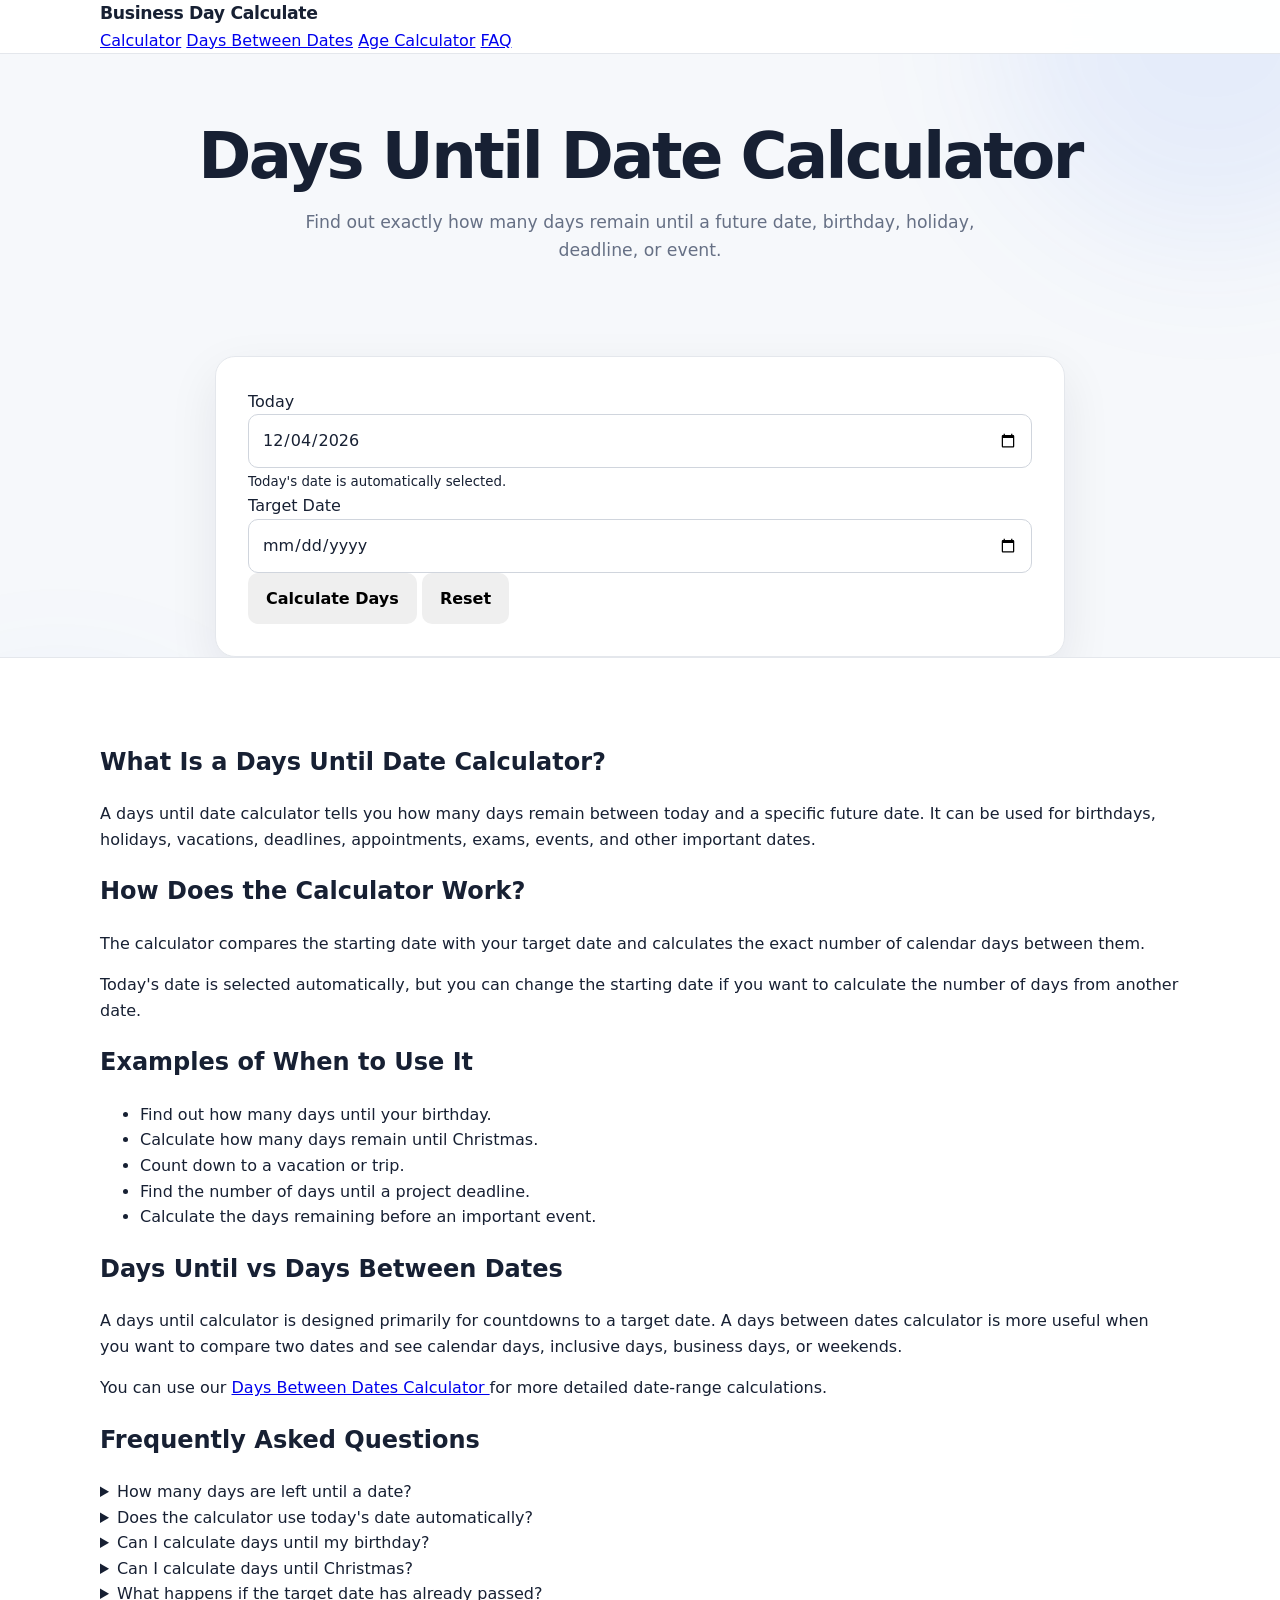
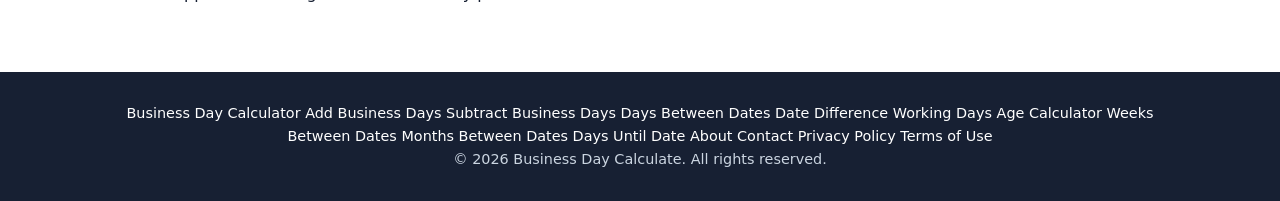
<file: days-until-date.html>
<!DOCTYPE html>
<html lang="en">
<head>
  <meta charset="UTF-8">

  <meta name="viewport" content="width=device-width, initial-scale=1.0">

  <title>Days Until Date Calculator - How Many Days?</title>

  <meta name="description" content="Free days until date calculator. Find out exactly how many days remain until a future date, birthday, holiday, deadline, or event.">

  <meta name="robots" content="index, follow, max-image-preview:large">

  <meta name="author" content="Umer Farooq Khan">

  <link rel="canonical" href="https://umerfarooqkhan-seo.github.io/businessdaycalculate/days-until-date.html">

  <meta property="og:title" content="Days Until Date Calculator">
  <meta property="og:description" content="Find out how many days remain until any future date, birthday, holiday, deadline, or event.">
  <meta property="og:type" content="website">
  <meta property="og:url" content="https://umerfarooqkhan-seo.github.io/businessdaycalculate/days-until-date.html">

  <meta name="twitter:card" content="summary">
  <meta name="twitter:title" content="Days Until Date Calculator">
  <meta name="twitter:description" content="Calculate how many days remain until a specific date.">

  <meta name="theme-color" content="#2563eb">

  <link rel="stylesheet" href="style.css">


  <script type="application/ld+json">
  {
    "@context": "https://schema.org",
    "@type": "WebApplication",
    "name": "Days Until Date Calculator",
    "url": "https://umerfarooqkhan-seo.github.io/businessdaycalculate/days-until-date.html",
    "applicationCategory": "UtilitiesApplication",
    "operatingSystem": "All",
    "description": "Free calculator for finding the number of days remaining until a specific date."
  }
  </script>


  <script type="application/ld+json">
  {
    "@context": "https://schema.org",
    "@type": "FAQPage",
    "mainEntity": [
      {
        "@type": "Question",
        "name": "How many days are left until a date?",
        "acceptedAnswer": {
          "@type": "Answer",
          "text": "Enter your target date and the calculator compares it with today's date to show how many days remain."
        }
      },
      {
        "@type": "Question",
        "name": "Does the calculator use today's date automatically?",
        "acceptedAnswer": {
          "@type": "Answer",
          "text": "Yes. The calculator automatically uses your device's current local date as the starting date."
        }
      },
      {
        "@type": "Question",
        "name": "Can I calculate days until my birthday?",
        "acceptedAnswer": {
          "@type": "Answer",
          "text": "Yes. Enter your next birthday as the target date to see how many days remain."
        }
      },
      {
        "@type": "Question",
        "name": "What happens if the target date has passed?",
        "acceptedAnswer": {
          "@type": "Answer",
          "text": "The calculator shows how many days have passed since the selected date."
        }
      }
    ]
  }
  </script>

</head>


<body>


<header class="site-header">

  <div class="container header-inner">

    <a href="index.html" class="logo">
      Business Day Calculate
    </a>

    <nav>
      <a href="index.html">Calculator</a>
      <a href="days-between-dates.html">Days Between Dates</a>
      <a href="age-calculator.html">Age Calculator</a>
      <a href="#faq">FAQ</a>
    </nav>

  </div>

</header>



<main>


  <section class="hero">

    <div class="container">

      <h1>Days Until Date Calculator</h1>

      <p class="hero-text">
        Find out exactly how many days remain until a future date, birthday, holiday, deadline, or event.
      </p>

    </div>

  </section>



  <section class="calculator-section">

    <div class="container">

      <div class="calculator-card">


        <div class="input-group">

          <label for="todayDate">
            Today
          </label>

          <input type="date" id="todayDate">

          <small>
            Today's date is automatically selected.
          </small>

        </div>



        <div class="input-group">

          <label for="targetDate">
            Target Date
          </label>

          <input type="date" id="targetDate">

        </div>



        <div class="button-row">

          <button id="calculateBtn" class="primary-btn">
            Calculate Days
          </button>

          <button id="clearBtn" class="secondary-btn">
            Reset
          </button>

        </div>



        <div id="errorMessage"
             class="error-message"
             style="display:none;">
        </div>



        <div id="results"
             class="results-card"
             style="display:none;">


          <div class="result-grid">


            <div class="result-item">

              <span class="result-label">
                Days Until
              </span>

              <strong id="daysUntil">
                0
              </strong>

            </div>



            <div class="result-item">

              <span class="result-label">
                Weeks Until
              </span>

              <strong id="weeksUntil">
                0
              </strong>

            </div>



            <div class="result-item">

              <span class="result-label">
                Target Date
              </span>

              <strong id="resultTargetDate">
                -
              </strong>

            </div>



            <div class="result-item">

              <span class="result-label">
                Starting Date
              </span>

              <strong id="resultTodayDate">
                -
              </strong>

            </div>


          </div>



          <div id="statusMessage"
               class="result-note">
          </div>



          <button id="copyBtn" class="copy-btn">
            Copy Results
          </button>


        </div>


      </div>

    </div>

  </section>



  <section class="content-section">

    <div class="container content-container">


      <h2>What Is a Days Until Date Calculator?</h2>

      <p>
        A days until date calculator tells you how many days remain between today and a specific future date. It can be used for birthdays, holidays, vacations, deadlines, appointments, exams, events, and other important dates.
      </p>


      <h2>How Does the Calculator Work?</h2>

      <p>
        The calculator compares the starting date with your target date and calculates the exact number of calendar days between them.
      </p>

      <p>
        Today's date is selected automatically, but you can change the starting date if you want to calculate the number of days from another date.
      </p>


      <h2>Examples of When to Use It</h2>

      <ul>

        <li>Find out how many days until your birthday.</li>

        <li>Calculate how many days remain until Christmas.</li>

        <li>Count down to a vacation or trip.</li>

        <li>Find the number of days until a project deadline.</li>

        <li>Calculate the days remaining before an important event.</li>

      </ul>


      <h2>Days Until vs Days Between Dates</h2>

      <p>
        A days until calculator is designed primarily for countdowns to a target date. A days between dates calculator is more useful when you want to compare two dates and see calendar days, inclusive days, business days, or weekends.
      </p>

      <p>
        You can use our
        <a href="days-between-dates.html">
          Days Between Dates Calculator
        </a>
        for more detailed date-range calculations.
      </p>


      <section id="faq">


        <h2>Frequently Asked Questions</h2>


        <details>

          <summary>
            How many days are left until a date?
          </summary>

          <p>
            Enter your target date and the calculator will compare it with the starting date to show the exact number of calendar days remaining.
          </p>

        </details>



        <details>

          <summary>
            Does the calculator use today's date automatically?
          </summary>

          <p>
            Yes. When the page loads, today's date according to your device is automatically selected.
          </p>

        </details>



        <details>

          <summary>
            Can I calculate days until my birthday?
          </summary>

          <p>
            Yes. Enter the date of your upcoming birthday as the target date to calculate how many days remain.
          </p>

        </details>



        <details>

          <summary>
            Can I calculate days until Christmas?
          </summary>

          <p>
            Yes. Select December 25 as the target date and the calculator will show the number of days remaining.
          </p>

        </details>



        <details>

          <summary>
            What happens if the target date has already passed?
          </summary>

          <p>
            If the target date is before the starting date, the calculator will tell you how many days have passed since that date.
          </p>

        </details>


      </section>


    </div>

  </section>


</main>



<footer class="site-footer">

  <div class="container">


    <div class="footer-links">

      <a href="index.html">
        Business Day Calculator
      </a>

      <a href="add-business-days.html">
        Add Business Days
      </a>

      <a href="subtract-business-days.html">
        Subtract Business Days
      </a>

      <a href="days-between-dates.html">
        Days Between Dates
      </a>

      <a href="date-difference.html">
        Date Difference
      </a>

      <a href="working-days-calculator.html">
        Working Days
      </a>

      <a href="age-calculator.html">
        Age Calculator
      </a>

      <a href="weeks-between-dates.html">
        Weeks Between Dates
      </a>

      <a href="months-between-dates.html">
        Months Between Dates
      </a>

      <a href="days-until-date.html">
        Days Until Date
      </a>

      <a href="about.html">
        About
      </a>

      <a href="contact.html">
        Contact
      </a>

      <a href="privacy.html">
        Privacy Policy
      </a>

      <a href="terms.html">
        Terms of Use
      </a>

    </div>


    <p>
      © 2026 Business Day Calculate. All rights reserved.
    </p>


  </div>

</footer>



<script>


function parseLocalDate(value) {

  if (!value) return null;

  const parts =
    value.split("-").map(Number);

  if (
    parts.length !== 3 ||
    parts.some(Number.isNaN)
  ) {
    return null;
  }

  const [year, month, day] = parts;

  const date =
    new Date(year, month - 1, day);

  if (
    date.getFullYear() !== year ||
    date.getMonth() !== month - 1 ||
    date.getDate() !== day
  ) {
    return null;
  }

  return date;

}



function formatISO(date) {

  const year =
    date.getFullYear();

  const month =
    String(date.getMonth() + 1)
      .padStart(2, "0");

  const day =
    String(date.getDate())
      .padStart(2, "0");

  return `${year}-${month}-${day}`;

}



function formatDate(date) {

  return date.toLocaleDateString(
    undefined,
    {
      year: "numeric",
      month: "long",
      day: "numeric"
    }
  );

}



function differenceInDays(start, end) {

  const startUTC =
    Date.UTC(
      start.getFullYear(),
      start.getMonth(),
      start.getDate()
    );

  const endUTC =
    Date.UTC(
      end.getFullYear(),
      end.getMonth(),
      end.getDate()
    );

  return Math.round(
    (endUTC - startUTC) / 86400000
  );

}



function getToday() {

  const now = new Date();

  return new Date(
    now.getFullYear(),
    now.getMonth(),
    now.getDate()
  );

}



const todayDate =
  document.getElementById("todayDate");

const targetDate =
  document.getElementById("targetDate");

const calculateBtn =
  document.getElementById("calculateBtn");

const clearBtn =
  document.getElementById("clearBtn");

const results =
  document.getElementById("results");

const errorMessage =
  document.getElementById("errorMessage");

const daysUntil =
  document.getElementById("daysUntil");

const weeksUntil =
  document.getElementById("weeksUntil");

const resultTargetDate =
  document.getElementById("resultTargetDate");

const resultTodayDate =
  document.getElementById("resultTodayDate");

const statusMessage =
  document.getElementById("statusMessage");

const copyBtn =
  document.getElementById("copyBtn");



function setDefaultDates() {

  const today =
    getToday();

  todayDate.value =
    formatISO(today);

}



setDefaultDates();



calculateBtn.addEventListener(
  "click",
  function () {

    errorMessage.style.display =
      "none";

    const start =
      parseLocalDate(
        todayDate.value
      );

    const target =
      parseLocalDate(
        targetDate.value
      );


    if (!start || !target) {

      errorMessage.textContent =
        "Please select both dates.";

      errorMessage.style.display =
        "block";

      results.style.display =
        "none";

      return;

    }


    const difference =
      differenceInDays(
        start,
        target
      );


    const absoluteDays =
      Math.abs(difference);


    daysUntil.textContent =
      absoluteDays;


    weeksUntil.textContent =
      (absoluteDays / 7)
        .toFixed(2);


    resultTodayDate.textContent =
      formatDate(start);


    resultTargetDate.textContent =
      formatDate(target);


    if (difference > 0) {

      statusMessage.textContent =
        `${absoluteDays} day${absoluteDays === 1 ? "" : "s"} remaining until ${formatDate(target)}.`;

    } else if (difference === 0) {

      statusMessage.textContent =
        "The target date is today.";

    } else {

      statusMessage.textContent =
        `${absoluteDays} day${absoluteDays === 1 ? "" : "s"} have passed since ${formatDate(target)}.`;

    }


    results.style.display =
      "block";


    results.classList.remove(
      "result-pop"
    );

    void results.offsetWidth;

    results.classList.add(
      "result-pop"
    );

  }
);



clearBtn.addEventListener(
  "click",
  function () {

    targetDate.value = "";

    setDefaultDates();

    results.style.display =
      "none";

    errorMessage.style.display =
      "none";

  }
);



copyBtn.addEventListener(
  "click",
  async function () {

    const text =
`Days Until Date

Starting Date: ${resultTodayDate.textContent}
Target Date: ${resultTargetDate.textContent}

Days: ${daysUntil.textContent}
Weeks: ${weeksUntil.textContent}

${statusMessage.textContent}`;


    try {

      await navigator.clipboard.writeText(
        text
      );

      const original =
        copyBtn.textContent;

      copyBtn.textContent =
        "Copied!";

      setTimeout(
        function () {

          copyBtn.textContent =
            original;

        },
        1500
      );

    } catch (error) {

      copyBtn.textContent =
        "Copy failed";

      setTimeout(
        function () {

          copyBtn.textContent =
            "Copy Results";

        },
        1500
      );

    }

  }
);


</script>

</body>
</html>
</file>
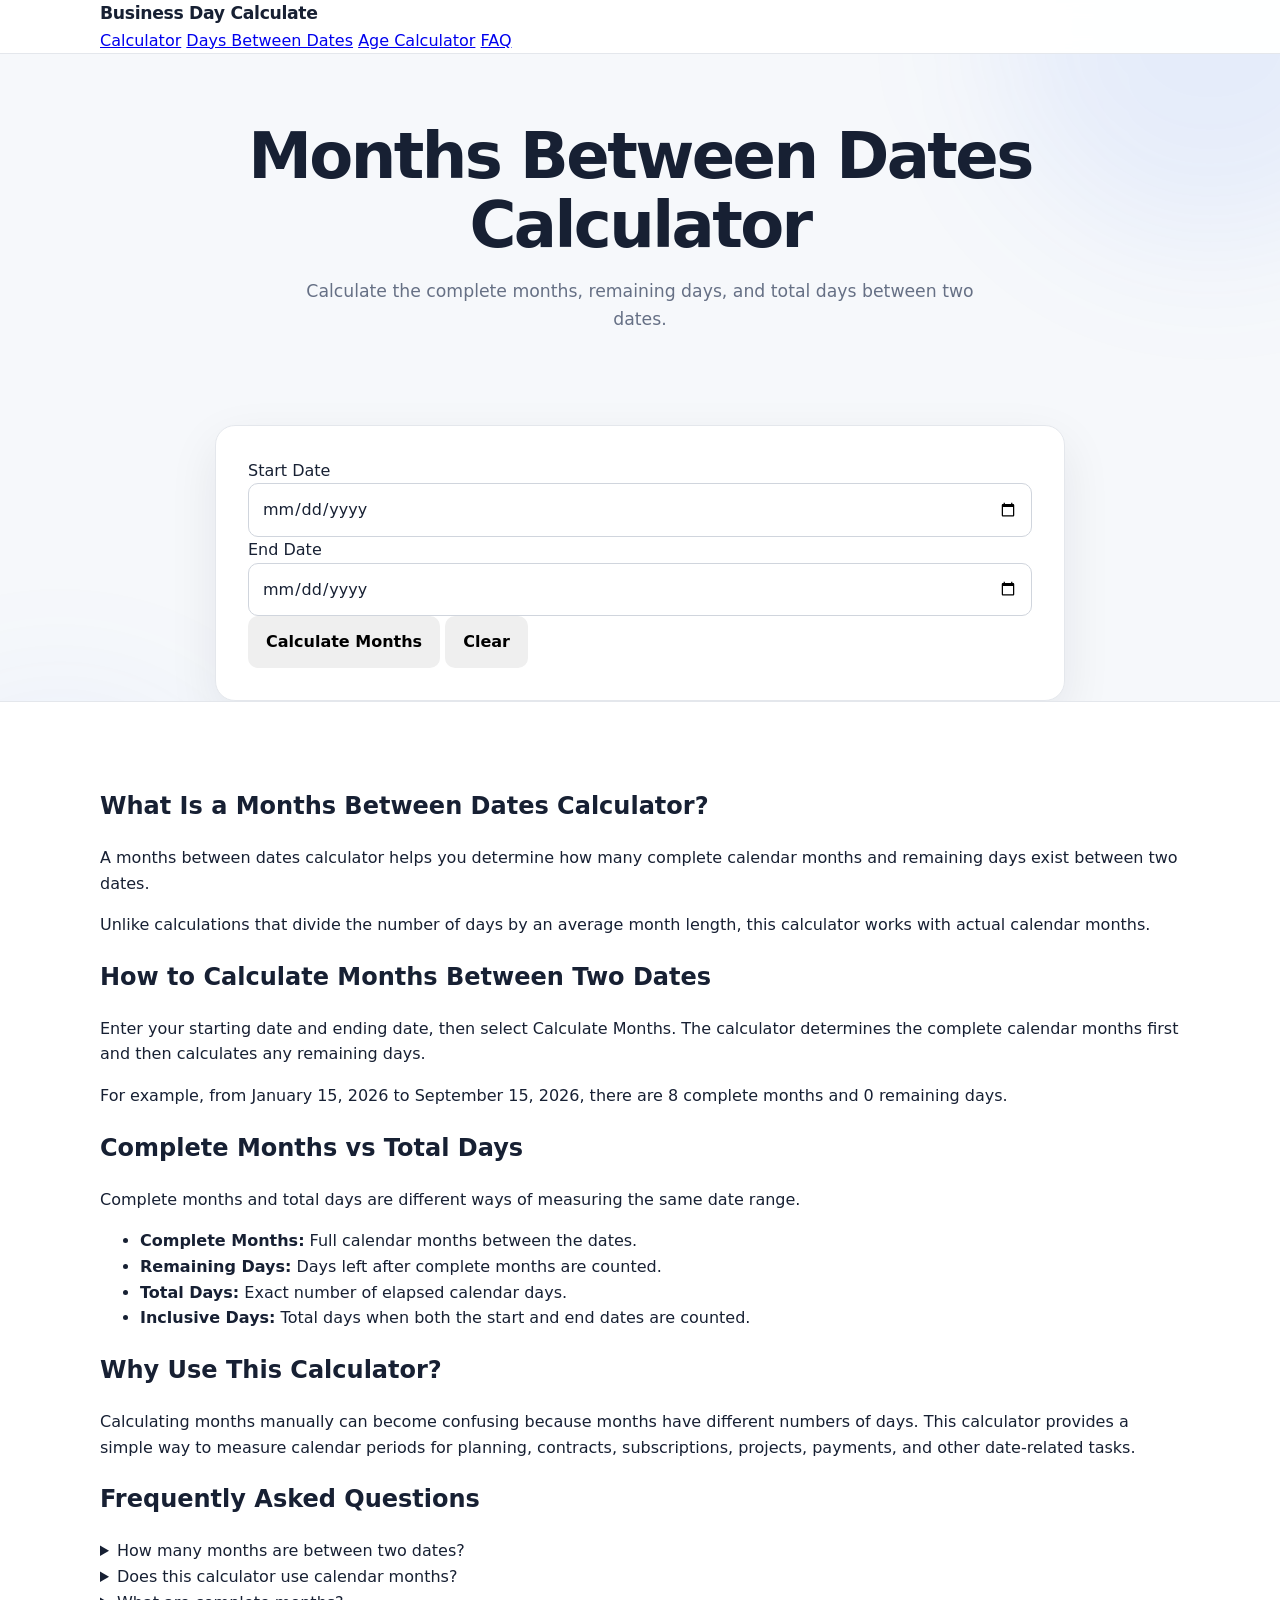
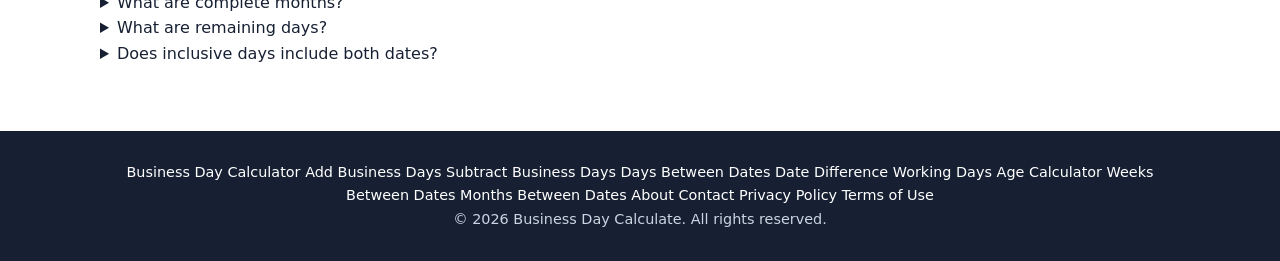
<file: months-between-dates.html>
<!DOCTYPE html>
<html lang="en">
<head>
  <meta charset="UTF-8">

  <meta name="viewport" content="width=device-width, initial-scale=1.0">

  <title>Months Between Dates Calculator - Calculate Months</title>

  <meta name="description" content="Free months between dates calculator. Calculate complete months, remaining days, total days, and inclusive days between two dates.">

  <meta name="robots" content="index, follow, max-image-preview:large">

  <meta name="author" content="Umer Farooq Khan">

  <link rel="canonical" href="https://umerfarooqkhan-seo.github.io/businessdaycalculate/months-between-dates.html">

  <meta property="og:title" content="Months Between Dates Calculator">
  <meta property="og:description" content="Calculate complete months, remaining days, and total days between two dates.">
  <meta property="og:type" content="website">
  <meta property="og:url" content="https://umerfarooqkhan-seo.github.io/businessdaycalculate/months-between-dates.html">

  <meta name="twitter:card" content="summary">
  <meta name="twitter:title" content="Months Between Dates Calculator">
  <meta name="twitter:description" content="Calculate the number of months and days between two dates.">

  <meta name="theme-color" content="#2563eb">

  <link rel="stylesheet" href="style.css">

  <script type="application/ld+json">
  {
    "@context": "https://schema.org",
    "@type": "WebApplication",
    "name": "Months Between Dates Calculator",
    "url": "https://umerfarooqkhan-seo.github.io/businessdaycalculate/months-between-dates.html",
    "applicationCategory": "UtilitiesApplication",
    "operatingSystem": "All",
    "description": "Free calculator for calculating complete months, remaining days, and total days between two dates."
  }
  </script>

  <script type="application/ld+json">
  {
    "@context": "https://schema.org",
    "@type": "FAQPage",
    "mainEntity": [
      {
        "@type": "Question",
        "name": "How many months are between two dates?",
        "acceptedAnswer": {
          "@type": "Answer",
          "text": "Enter the start and end dates into the calculator. It calculates complete calendar months and any remaining days between the dates."
        }
      },
      {
        "@type": "Question",
        "name": "Does this calculator use calendar months?",
        "acceptedAnswer": {
          "@type": "Answer",
          "text": "Yes. The calculator uses calendar months rather than dividing the number of days by an average month length."
        }
      },
      {
        "@type": "Question",
        "name": "What is the difference between complete months and total days?",
        "acceptedAnswer": {
          "@type": "Answer",
          "text": "Complete months measure calendar months between the dates, while total days measures the exact number of elapsed calendar days."
        }
      },
      {
        "@type": "Question",
        "name": "Are the start and end dates included?",
        "acceptedAnswer": {
          "@type": "Answer",
          "text": "The main month calculation measures the elapsed time between the dates. The calculator also shows inclusive days, which counts both the start and end date."
        }
      }
    ]
  }
  </script>
</head>

<body>

<header class="site-header">
  <div class="container header-inner">

    <a href="index.html" class="logo">
      Business Day Calculate
    </a>

    <nav>
      <a href="index.html">Calculator</a>
      <a href="days-between-dates.html">Days Between Dates</a>
      <a href="age-calculator.html">Age Calculator</a>
      <a href="#faq">FAQ</a>
    </nav>

  </div>
</header>


<main>

  <section class="hero">
    <div class="container">

      <h1>Months Between Dates Calculator</h1>

      <p class="hero-text">
        Calculate the complete months, remaining days, and total days between two dates.
      </p>

    </div>
  </section>


  <section class="calculator-section">
    <div class="container">

      <div class="calculator-card">

        <div class="input-group">

          <label for="startDate">
            Start Date
          </label>

          <input type="date" id="startDate">

        </div>


        <div class="input-group">

          <label for="endDate">
            End Date
          </label>

          <input type="date" id="endDate">

        </div>


        <div class="button-row">

          <button id="calculateBtn" class="primary-btn">
            Calculate Months
          </button>

          <button id="clearBtn" class="secondary-btn">
            Clear
          </button>

        </div>


        <div id="errorMessage" class="error-message" style="display:none;"></div>


        <div id="results" class="results-card" style="display:none;">

          <div class="result-grid">

            <div class="result-item">
              <span class="result-label">
                Complete Months
              </span>

              <strong id="completeMonths">
                0
              </strong>
            </div>


            <div class="result-item">
              <span class="result-label">
                Remaining Days
              </span>

              <strong id="remainingDays">
                0
              </strong>
            </div>


            <div class="result-item">
              <span class="result-label">
                Total Days
              </span>

              <strong id="totalDays">
                0
              </strong>
            </div>


            <div class="result-item">
              <span class="result-label">
                Inclusive Days
              </span>

              <strong id="inclusiveDays">
                0
              </strong>
            </div>


            <div class="result-item">
              <span class="result-label">
                Start Date
              </span>

              <strong id="resultStartDate">
                -
              </strong>
            </div>


            <div class="result-item">
              <span class="result-label">
                End Date
              </span>

              <strong id="resultEndDate">
                -
              </strong>
            </div>

          </div>


          <button id="copyBtn" class="copy-btn">
            Copy Results
          </button>

        </div>

      </div>

    </div>
  </section>


  <section class="content-section">

    <div class="container content-container">

      <h2>What Is a Months Between Dates Calculator?</h2>

      <p>
        A months between dates calculator helps you determine how many complete calendar months and remaining days exist between two dates.
      </p>

      <p>
        Unlike calculations that divide the number of days by an average month length, this calculator works with actual calendar months.
      </p>


      <h2>How to Calculate Months Between Two Dates</h2>

      <p>
        Enter your starting date and ending date, then select Calculate Months. The calculator determines the complete calendar months first and then calculates any remaining days.
      </p>

      <p>
        For example, from January 15, 2026 to September 15, 2026, there are 8 complete months and 0 remaining days.
      </p>


      <h2>Complete Months vs Total Days</h2>

      <p>
        Complete months and total days are different ways of measuring the same date range.
      </p>

      <ul>
        <li><strong>Complete Months:</strong> Full calendar months between the dates.</li>
        <li><strong>Remaining Days:</strong> Days left after complete months are counted.</li>
        <li><strong>Total Days:</strong> Exact number of elapsed calendar days.</li>
        <li><strong>Inclusive Days:</strong> Total days when both the start and end dates are counted.</li>
      </ul>


      <h2>Why Use This Calculator?</h2>

      <p>
        Calculating months manually can become confusing because months have different numbers of days. This calculator provides a simple way to measure calendar periods for planning, contracts, subscriptions, projects, payments, and other date-related tasks.
      </p>


      <section id="faq">

        <h2>Frequently Asked Questions</h2>


        <details>
          <summary>
            How many months are between two dates?
          </summary>

          <p>
            Enter the two dates and the calculator will show the number of complete calendar months together with any remaining days.
          </p>
        </details>


        <details>
          <summary>
            Does this calculator use calendar months?
          </summary>

          <p>
            Yes. It calculates calendar months instead of estimating months by dividing total days by an average number of days.
          </p>
        </details>


        <details>
          <summary>
            What are complete months?
          </summary>

          <p>
            Complete months are the full calendar months that fit between the start and end dates.
          </p>
        </details>


        <details>
          <summary>
            What are remaining days?
          </summary>

          <p>
            Remaining days are the days left after complete calendar months have been counted.
          </p>
        </details>


        <details>
          <summary>
            Does inclusive days include both dates?
          </summary>

          <p>
            Yes. Inclusive days count both the starting date and the ending date.
          </p>
        </details>


      </section>

    </div>

  </section>

</main>


<footer class="site-footer">

  <div class="container">

    <div class="footer-links">

      <a href="index.html">Business Day Calculator</a>

      <a href="add-business-days.html">Add Business Days</a>

      <a href="subtract-business-days.html">Subtract Business Days</a>

      <a href="days-between-dates.html">Days Between Dates</a>

      <a href="date-difference.html">Date Difference</a>

      <a href="working-days-calculator.html">Working Days</a>

      <a href="age-calculator.html">Age Calculator</a>

      <a href="weeks-between-dates.html">Weeks Between Dates</a>

      <a href="months-between-dates.html">Months Between Dates</a>

      <a href="about.html">About</a>

      <a href="contact.html">Contact</a>

      <a href="privacy.html">Privacy Policy</a>

      <a href="terms.html">Terms of Use</a>

    </div>

    <p>
      © 2026 Business Day Calculate. All rights reserved.
    </p>

  </div>

</footer>


<script>

function parseLocalDate(value) {

  if (!value) return null;

  const parts = value.split("-").map(Number);

  if (parts.length !== 3 || parts.some(Number.isNaN)) {
    return null;
  }

  const [year, month, day] = parts;

  const date = new Date(year, month - 1, day);

  if (
    date.getFullYear() !== year ||
    date.getMonth() !== month - 1 ||
    date.getDate() !== day
  ) {
    return null;
  }

  return date;
}


function formatDate(date) {

  return date.toLocaleDateString(undefined, {
    year: "numeric",
    month: "long",
    day: "numeric"
  });

}


function differenceInDays(start, end) {

  const startUTC = Date.UTC(
    start.getFullYear(),
    start.getMonth(),
    start.getDate()
  );

  const endUTC = Date.UTC(
    end.getFullYear(),
    end.getMonth(),
    end.getDate()
  );

  return Math.round(
    (endUTC - startUTC) / 86400000
  );

}


function daysInPreviousMonth(year, month) {

  return new Date(
    year,
    month,
    0
  ).getDate();

}


function calculateMonthDifference(start, end) {

  let years =
    end.getFullYear() -
    start.getFullYear();

  let months =
    end.getMonth() -
    start.getMonth();

  let days =
    end.getDate() -
    start.getDate();


  if (days < 0) {

    months--;

    days += daysInPreviousMonth(
      end.getFullYear(),
      end.getMonth()
    );

  }


  if (months < 0) {

    years--;

    months += 12;

  }


  const completeMonths =
    (years * 12) + months;


  return {
    completeMonths,
    remainingDays: days
  };

}


const startDateInput =
  document.getElementById("startDate");

const endDateInput =
  document.getElementById("endDate");

const calculateBtn =
  document.getElementById("calculateBtn");

const clearBtn =
  document.getElementById("clearBtn");

const results =
  document.getElementById("results");

const errorMessage =
  document.getElementById("errorMessage");

const completeMonths =
  document.getElementById("completeMonths");

const remainingDays =
  document.getElementById("remainingDays");

const totalDays =
  document.getElementById("totalDays");

const inclusiveDays =
  document.getElementById("inclusiveDays");

const resultStartDate =
  document.getElementById("resultStartDate");

const resultEndDate =
  document.getElementById("resultEndDate");

const copyBtn =
  document.getElementById("copyBtn");


function showError(message) {

  errorMessage.textContent = message;

  errorMessage.style.display = "block";

  results.style.display = "none";

}


function hideError() {

  errorMessage.textContent = "";

  errorMessage.style.display = "none";

}


calculateBtn.addEventListener("click", function () {

  hideError();

  const start =
    parseLocalDate(startDateInput.value);

  const end =
    parseLocalDate(endDateInput.value);


  if (!start || !end) {

    showError(
      "Please select both a start date and an end date."
    );

    return;

  }


  if (start > end) {

    showError(
      "The start date must be before or equal to the end date."
    );

    return;

  }


  const difference =
    calculateMonthDifference(start, end);


  const days =
    differenceInDays(start, end);


  completeMonths.textContent =
    difference.completeMonths;

  remainingDays.textContent =
    difference.remainingDays;

  totalDays.textContent =
    days;

  inclusiveDays.textContent =
    days + 1;

  resultStartDate.textContent =
    formatDate(start);

  resultEndDate.textContent =
    formatDate(end);


  results.style.display = "block";


  results.classList.remove("result-pop");

  void results.offsetWidth;

  results.classList.add("result-pop");

});


clearBtn.addEventListener("click", function () {

  startDateInput.value = "";

  endDateInput.value = "";

  hideError();

  results.style.display = "none";

});


copyBtn.addEventListener("click", async function () {

  const text =
`Months Between Dates

Start Date: ${resultStartDate.textContent}
End Date: ${resultEndDate.textContent}

Complete Months: ${completeMonths.textContent}
Remaining Days: ${remainingDays.textContent}
Total Days: ${totalDays.textContent}
Inclusive Days: ${inclusiveDays.textContent}`;


  try {

    await navigator.clipboard.writeText(text);

    const original =
      copyBtn.textContent;

    copyBtn.textContent =
      "Copied!";

    setTimeout(function () {

      copyBtn.textContent =
        original;

    }, 1500);

  } catch (error) {

    copyBtn.textContent =
      "Copy failed";

    setTimeout(function () {

      copyBtn.textContent =
        "Copy Results";

    }, 1500);

  }

});


</script>

</body>
</html>
</file>
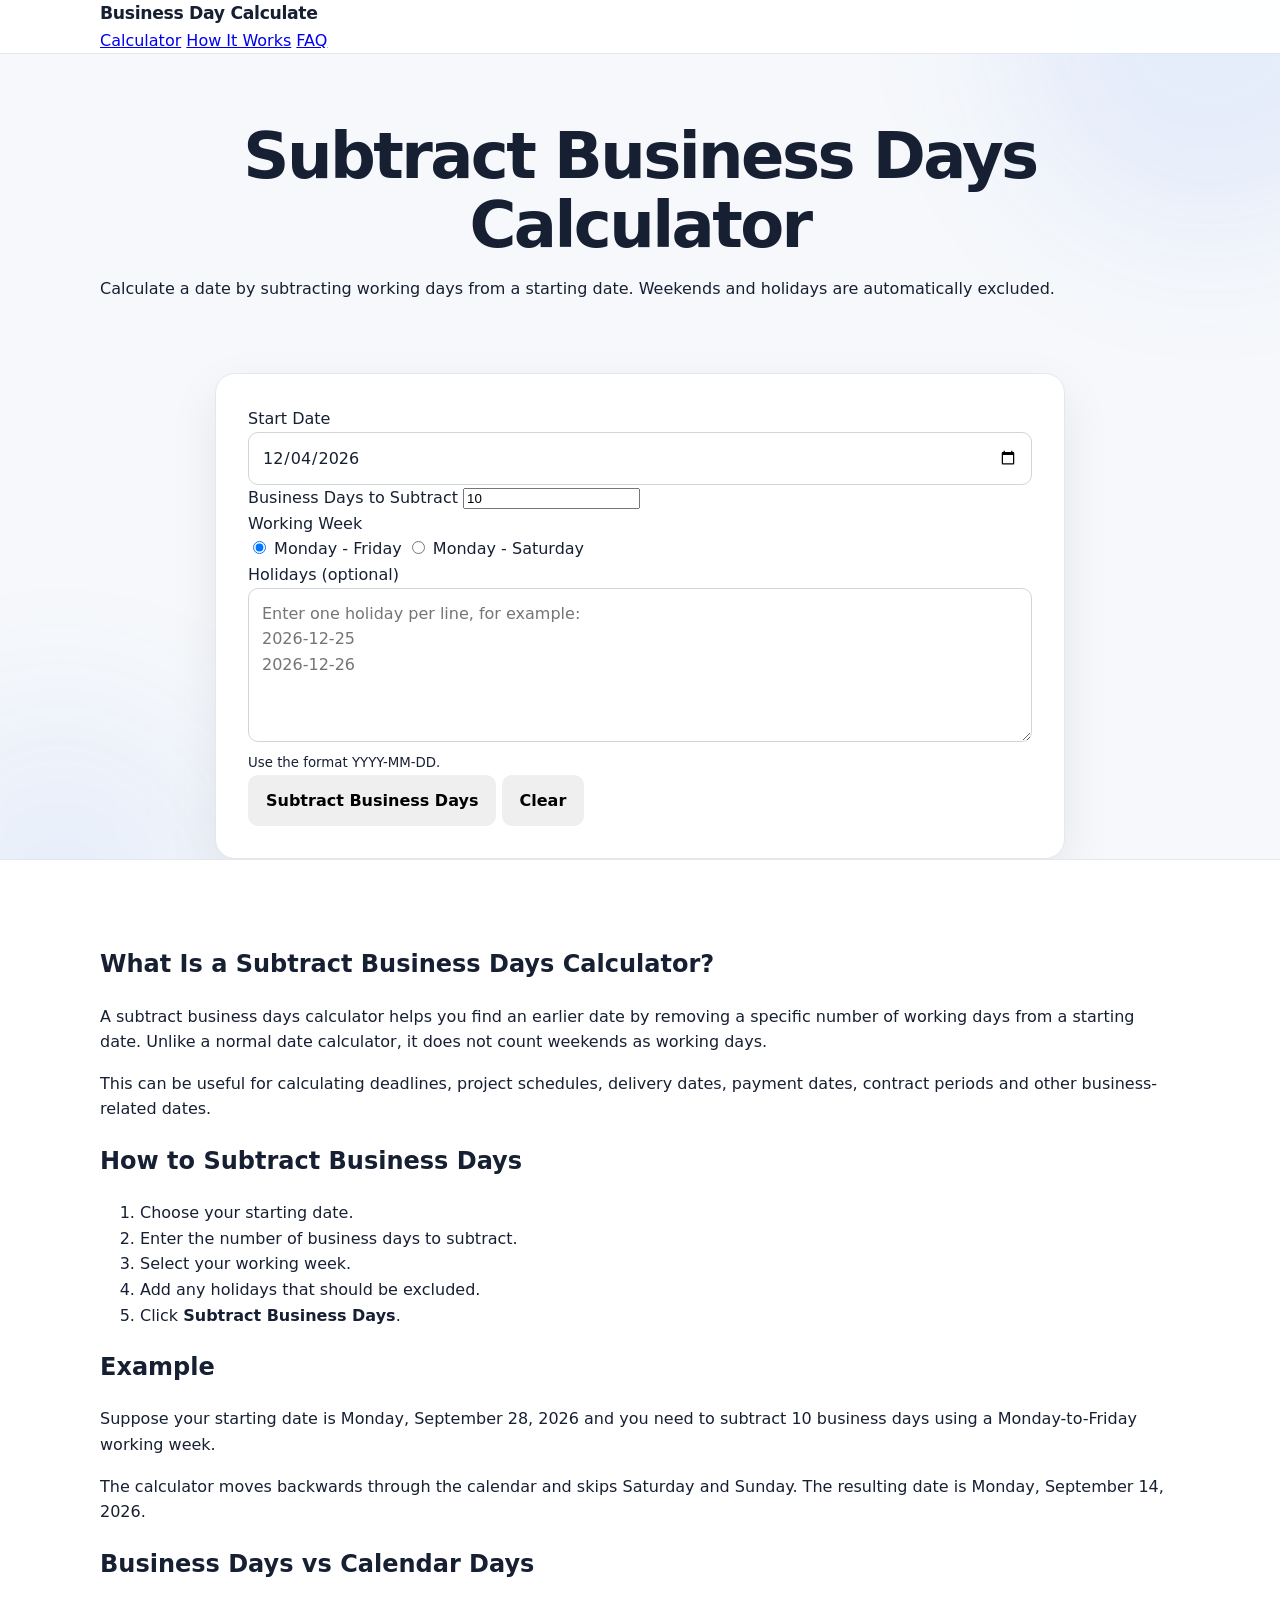
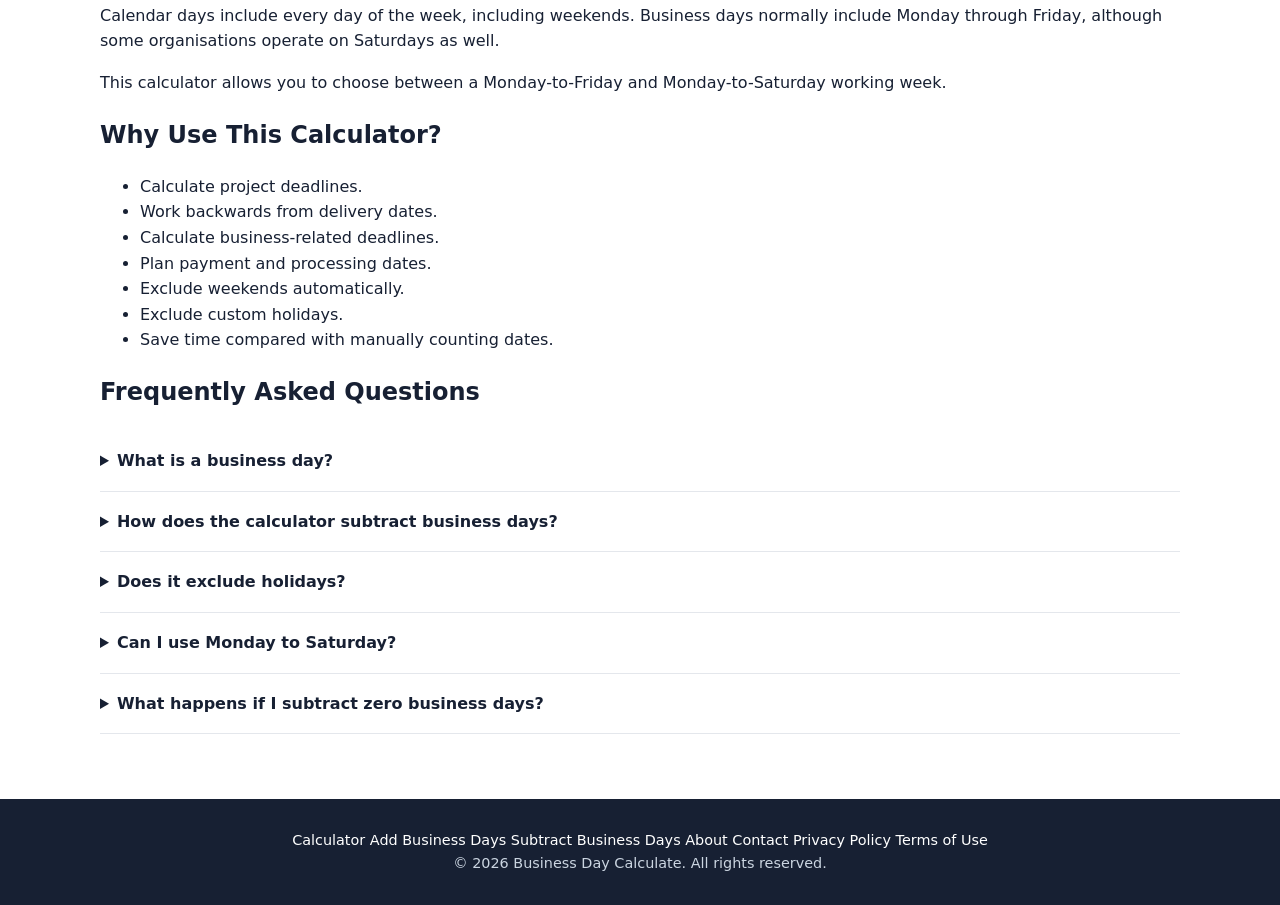
<file: subtract-business-days.html>
<!DOCTYPE html>
<html lang="en">
<head>
  <meta charset="UTF-8">

  <title>Subtract Business Days Calculator - Working Days</title>

  <meta name="description" content="Free subtract business days calculator. Subtract working days from a date while excluding weekends and holidays.">
  <meta name="robots" content="index, follow, max-image-preview:large">
  <meta name="author" content="Umer Farooq Khan">
  <meta name="viewport" content="width=device-width, initial-scale=1.0">

  <link rel="canonical" href="https://umerfarooqkhan-seo.github.io/businessdaycalculate/subtract-business-days.html">

  <meta property="og:title" content="Subtract Business Days Calculator">
  <meta property="og:description" content="Calculate a date by subtracting business days while excluding weekends and holidays.">
  <meta property="og:type" content="website">
  <meta property="og:url" content="https://umerfarooqkhan-seo.github.io/businessdaycalculate/subtract-business-days.html">

  <meta name="twitter:card" content="summary">
  <meta name="twitter:title" content="Subtract Business Days Calculator">
  <meta name="twitter:description" content="Calculate dates by subtracting working days, weekends and holidays.">

  <meta name="theme-color" content="#2563eb">

  <link rel="stylesheet" href="style.css">

  <script type="application/ld+json">
  {
    "@context": "https://schema.org",
    "@type": "WebApplication",
    "name": "Subtract Business Days Calculator",
    "url": "https://umerfarooqkhan-seo.github.io/businessdaycalculate/subtract-business-days.html",
    "applicationCategory": "BusinessApplication",
    "operatingSystem": "All",
    "description": "A free calculator for subtracting business days from a date while excluding weekends and holidays.",
    "author": {
      "@type": "Person",
      "name": "Umer Farooq Khan"
    }
  }
  </script>

  <script type="application/ld+json">
  {
    "@context": "https://schema.org",
    "@type": "FAQPage",
    "mainEntity": [
      {
        "@type": "Question",
        "name": "What is a business day?",
        "acceptedAnswer": {
          "@type": "Answer",
          "text": "A business day is normally a weekday when businesses operate. The standard working week is Monday through Friday."
        }
      },
      {
        "@type": "Question",
        "name": "How does the subtract business days calculator work?",
        "acceptedAnswer": {
          "@type": "Answer",
          "text": "Enter a starting date and the number of business days to subtract. The calculator moves backwards while skipping weekends and any holidays you provide."
        }
      },
      {
        "@type": "Question",
        "name": "Does this calculator exclude holidays?",
        "acceptedAnswer": {
          "@type": "Answer",
          "text": "Yes. You can enter holiday dates and the calculator will exclude them from the business-day calculation."
        }
      },
      {
        "@type": "Question",
        "name": "Can I use Monday to Saturday as my working week?",
        "acceptedAnswer": {
          "@type": "Answer",
          "text": "Yes. You can choose either Monday to Friday or Monday to Saturday as your working week."
        }
      }
    ]
  }
  </script>
</head>

<body>

<header class="site-header">
  <div class="container header-inner">

    <a href="index.html" class="logo">
      Business Day Calculate
    </a>

    <nav>
      <a href="index.html">Calculator</a>
      <a href="index.html#how-it-works">How It Works</a>
      <a href="index.html#faq">FAQ</a>
    </nav>

  </div>
</header>

<main>

  <section class="hero">
    <div class="container">

      <h1>Subtract Business Days Calculator</h1>

      <p>
        Calculate a date by subtracting working days from a starting date.
        Weekends and holidays are automatically excluded.
      </p>

    </div>
  </section>


  <section class="calculator-section">
    <div class="container">

      <div class="calculator-card">

        <div class="form-group">
          <label for="startDate">
            Start Date
          </label>

          <input type="date" id="startDate">
        </div>


        <div class="form-group">
          <label for="businessDays">
            Business Days to Subtract
          </label>

          <input
            type="number"
            id="businessDays"
            min="0"
            step="1"
            value="10"
            placeholder="Example: 10"
          >
        </div>


        <div class="form-group">

          <label>
            Working Week
          </label>

          <div class="radio-group">

            <label class="radio-option">
              <input
                type="radio"
                name="workingWeek"
                value="mon-fri"
                checked
              >
              Monday - Friday
            </label>

            <label class="radio-option">
              <input
                type="radio"
                name="workingWeek"
                value="mon-sat"
              >
              Monday - Saturday
            </label>

          </div>

        </div>


        <div class="form-group">

          <label for="holidays">
            Holidays
            <span class="optional">(optional)</span>
          </label>

          <textarea
            id="holidays"
            rows="5"
            placeholder="Enter one holiday per line, for example:
2026-12-25
2026-12-26"
          ></textarea>

          <small>
            Use the format YYYY-MM-DD.
          </small>

        </div>


        <div class="button-group">

          <button
            type="button"
            id="calculateBtn"
            class="primary-btn"
          >
            Subtract Business Days
          </button>

          <button
            type="button"
            id="clearBtn"
            class="secondary-btn"
          >
            Clear
          </button>

        </div>


        <div
          id="errorMessage"
          class="error-message"
          role="alert"
          aria-live="polite"
        ></div>


        <div
          id="result"
          class="result-card"
          style="display:none;"
        >

          <div class="result-main">

            <span class="result-label">
              Result Date
            </span>

            <strong id="resultDate"></strong>

          </div>

          <div class="result-details">

            <div>
              <span>Starting Date</span>
              <strong id="resultStart"></strong>
            </div>

            <div>
              <span>Business Days Subtracted</span>
              <strong id="resultDays"></strong>
            </div>

            <div>
              <span>Working Week</span>
              <strong id="resultWeek"></strong>
            </div>

          </div>

          <button
            type="button"
            id="copyBtn"
            class="copy-btn"
          >
            Copy Result
          </button>

        </div>

      </div>

    </div>
  </section>


  <section class="content-section">
    <div class="container">

      <h2>What Is a Subtract Business Days Calculator?</h2>

      <p>
        A subtract business days calculator helps you find an earlier date
        by removing a specific number of working days from a starting date.
        Unlike a normal date calculator, it does not count weekends as
        working days.
      </p>

      <p>
        This can be useful for calculating deadlines, project schedules,
        delivery dates, payment dates, contract periods and other
        business-related dates.
      </p>


      <h2>How to Subtract Business Days</h2>

      <ol>
        <li>Choose your starting date.</li>
        <li>Enter the number of business days to subtract.</li>
        <li>Select your working week.</li>
        <li>Add any holidays that should be excluded.</li>
        <li>Click <strong>Subtract Business Days</strong>.</li>
      </ol>


      <h2>Example</h2>

      <p>
        Suppose your starting date is Monday, September 28, 2026 and you
        need to subtract 10 business days using a Monday-to-Friday working
        week.
      </p>

      <p>
        The calculator moves backwards through the calendar and skips
        Saturday and Sunday. The resulting date is Monday, September 14,
        2026.
      </p>


      <h2>Business Days vs Calendar Days</h2>

      <p>
        Calendar days include every day of the week, including weekends.
        Business days normally include Monday through Friday, although
        some organisations operate on Saturdays as well.
      </p>

      <p>
        This calculator allows you to choose between a Monday-to-Friday
        and Monday-to-Saturday working week.
      </p>


      <h2>Why Use This Calculator?</h2>

      <ul>
        <li>Calculate project deadlines.</li>
        <li>Work backwards from delivery dates.</li>
        <li>Calculate business-related deadlines.</li>
        <li>Plan payment and processing dates.</li>
        <li>Exclude weekends automatically.</li>
        <li>Exclude custom holidays.</li>
        <li>Save time compared with manually counting dates.</li>
      </ul>


      <h2 id="faq">Frequently Asked Questions</h2>

      <div class="faq">

        <details>
          <summary>
            What is a business day?
          </summary>

          <p>
            A business day is normally a weekday when businesses operate.
            The standard working week is Monday through Friday.
          </p>
        </details>


        <details>
          <summary>
            How does the calculator subtract business days?
          </summary>

          <p>
            The calculator moves backwards one calendar day at a time and
            counts only days that fall within your selected working week.
            Holidays entered by you are also excluded.
          </p>
        </details>


        <details>
          <summary>
            Does it exclude holidays?
          </summary>

          <p>
            Yes. Enter your holiday dates in YYYY-MM-DD format, with one
            date per line.
          </p>
        </details>


        <details>
          <summary>
            Can I use Monday to Saturday?
          </summary>

          <p>
            Yes. Select Monday to Saturday if Saturday is part of your
            organisation's working week.
          </p>
        </details>


        <details>
          <summary>
            What happens if I subtract zero business days?
          </summary>

          <p>
            The result remains the same as the starting date.
          </p>
        </details>

      </div>

    </div>
  </section>

</main>


<footer class="site-footer">

  <div class="container">

    <div class="footer-links">

      <a href="index.html">Calculator</a>
      <a href="add-business-days.html">Add Business Days</a>
      <a href="subtract-business-days.html">Subtract Business Days</a>
      <a href="about.html">About</a>
      <a href="contact.html">Contact</a>
      <a href="privacy.html">Privacy Policy</a>
      <a href="terms.html">Terms of Use</a>

    </div>

    <p>
      © 2026 Business Day Calculate. All rights reserved.
    </p>

  </div>

</footer>


<script>
document.addEventListener("DOMContentLoaded", function () {

  const startDate = document.getElementById("startDate");
  const businessDays = document.getElementById("businessDays");
  const holidays = document.getElementById("holidays");

  const calculateBtn = document.getElementById("calculateBtn");
  const clearBtn = document.getElementById("clearBtn");
  const copyBtn = document.getElementById("copyBtn");

  const result = document.getElementById("result");
  const resultDate = document.getElementById("resultDate");
  const resultStart = document.getElementById("resultStart");
  const resultDays = document.getElementById("resultDays");
  const resultWeek = document.getElementById("resultWeek");
  const errorMessage = document.getElementById("errorMessage");


  function getTodayISO() {

    const today = new Date();

    const year = today.getFullYear();
    const month = String(today.getMonth() + 1).padStart(2, "0");
    const day = String(today.getDate()).padStart(2, "0");

    return `${year}-${month}-${day}`;
  }


  function parseLocalDate(value) {

    const parts = value.split("-").map(Number);

    return new Date(
      parts[0],
      parts[1] - 1,
      parts[2]
    );
  }


  function formatISO(date) {

    const year = date.getFullYear();
    const month = String(date.getMonth() + 1).padStart(2, "0");
    const day = String(date.getDate()).padStart(2, "0");

    return `${year}-${month}-${day}`;
  }


  function formatDate(date) {

    return date.toLocaleDateString("en-US", {
      weekday: "long",
      year: "numeric",
      month: "long",
      day: "numeric"
    });

  }


  function isWorkingDay(date, workingWeek) {

    const day = date.getDay();

    if (workingWeek === "mon-fri") {

      return day >= 1 && day <= 5;

    }

    if (workingWeek === "mon-sat") {

      return day >= 1 && day <= 6;

    }

    return false;
  }


  function getHolidaySet() {

    const holidaySet = new Set();

    const lines = holidays.value
      .split(/\r?\n/)
      .map(line => line.trim())
      .filter(Boolean);


    for (const dateString of lines) {

      if (!/^\d{4}-\d{2}-\d{2}$/.test(dateString)) {

        throw new Error(
          `Invalid holiday date: ${dateString}. Please use YYYY-MM-DD.`
        );

      }

      const date = parseLocalDate(dateString);

      if (formatISO(date) !== dateString) {

        throw new Error(
          `Invalid holiday date: ${dateString}.`
        );

      }

      holidaySet.add(dateString);

    }

    return holidaySet;
  }


  function calculate() {

    errorMessage.textContent = "";
    result.style.display = "none";


    if (!startDate.value) {

      errorMessage.textContent =
        "Please select a starting date.";

      return;
    }


    const daysToSubtract =
      Number(businessDays.value);


    if (
      !Number.isInteger(daysToSubtract) ||
      daysToSubtract < 0
    ) {

      errorMessage.textContent =
        "Please enter a valid number of business days.";

      return;
    }


    const workingWeek =
      document.querySelector(
        'input[name="workingWeek"]:checked'
      ).value;


    let holidaySet;

    try {

      holidaySet = getHolidaySet();

    } catch (error) {

      errorMessage.textContent = error.message;

      return;
    }


    let currentDate =
      parseLocalDate(startDate.value);

    let remaining =
      daysToSubtract;


    while (remaining > 0) {

      currentDate.setDate(
        currentDate.getDate() - 1
      );


      if (
        isWorkingDay(currentDate, workingWeek) &&
        !holidaySet.has(formatISO(currentDate))
      ) {

        remaining--;

      }

    }


    resultDate.textContent =
      formatDate(currentDate);

    resultStart.textContent =
      formatDate(parseLocalDate(startDate.value));

    resultDays.textContent =
      daysToSubtract;

    resultWeek.textContent =
      workingWeek === "mon-fri"
        ? "Monday - Friday"
        : "Monday - Saturday";


    result.style.display = "block";

    result.classList.remove("result-show");

    void result.offsetWidth;

    result.classList.add("result-show");

  }


  function clearCalculator() {

    startDate.value = getTodayISO();

    businessDays.value = 10;

    holidays.value = "";

    document.querySelector(
      'input[name="workingWeek"][value="mon-fri"]'
    ).checked = true;

    errorMessage.textContent = "";

    result.style.display = "none";

  }


  async function copyResult() {

    const text =
      `Subtract Business Days Result: ${resultDate.textContent}`;

    try {

      await navigator.clipboard.writeText(text);

      const originalText =
        copyBtn.textContent;

      copyBtn.textContent =
        "Copied!";

      setTimeout(() => {

        copyBtn.textContent =
          originalText;

      }, 1500);

    } catch {

      errorMessage.textContent =
        "Unable to copy the result.";

    }

  }


  calculateBtn.addEventListener(
    "click",
    calculate
  );


  clearBtn.addEventListener(
    "click",
    clearCalculator
  );


  copyBtn.addEventListener(
    "click",
    copyResult
  );


  startDate.value = getTodayISO();

});
</script>

</body>
</html>
</file>
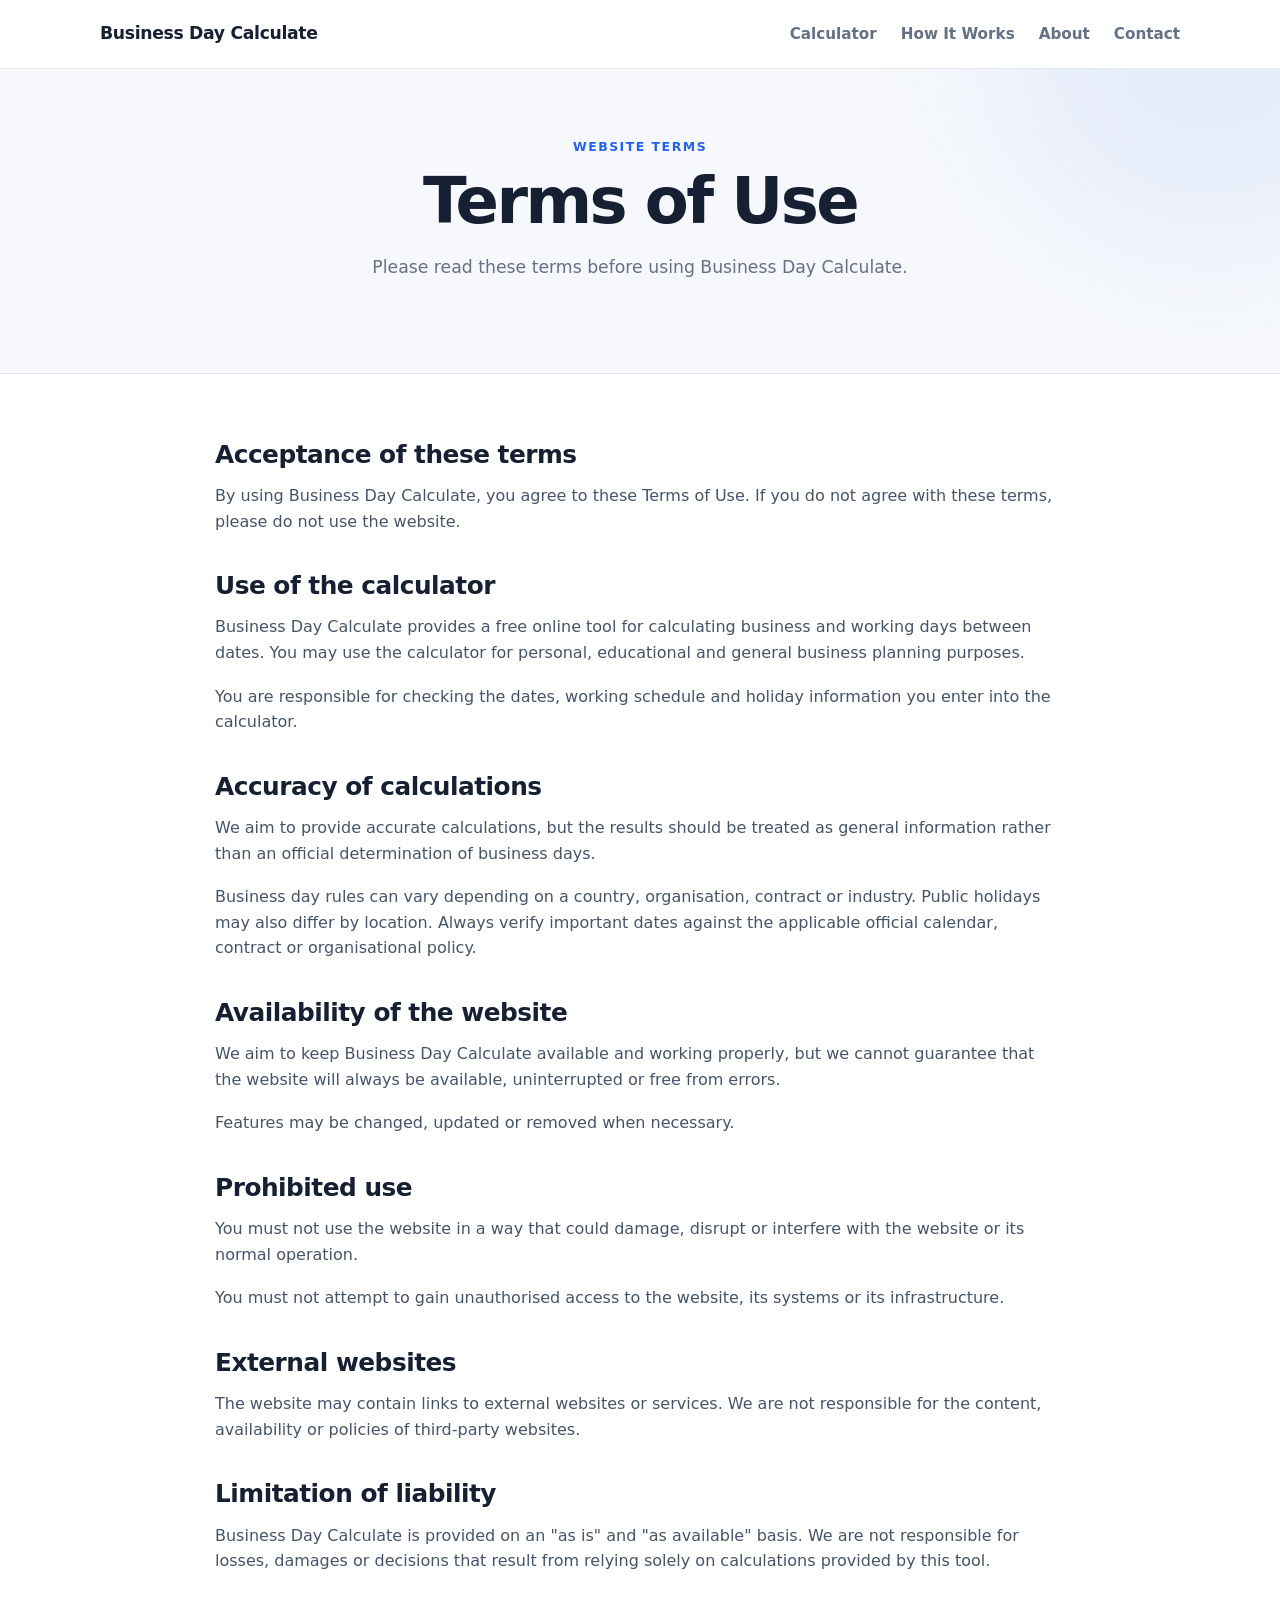
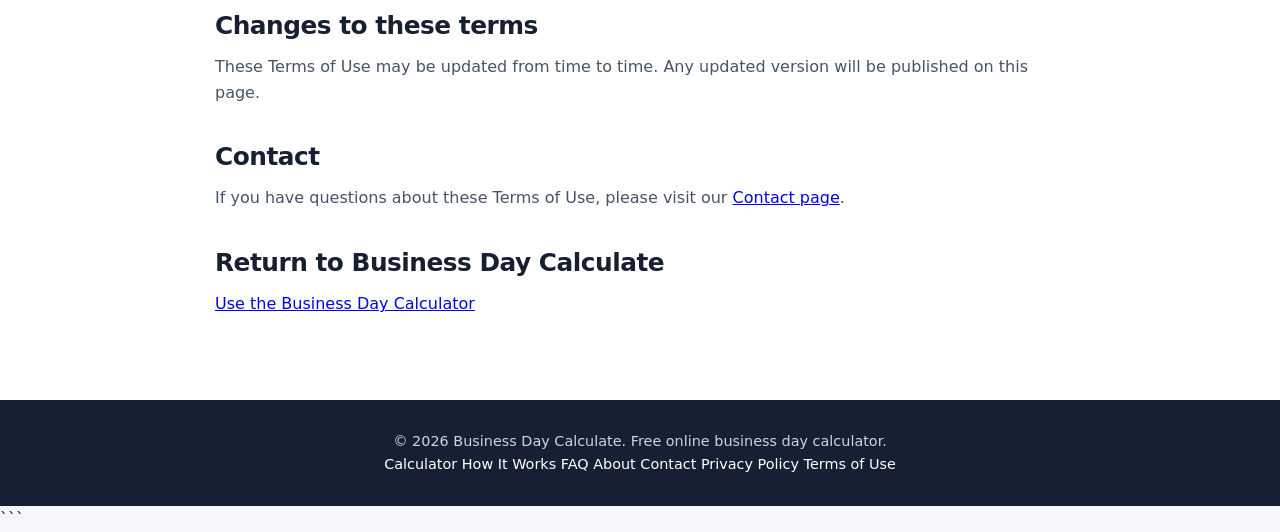
<file: terms.html>
<!DOCTYPE html>
<html lang="en">
<head>
  <meta charset="UTF-8">
  <meta name="viewport" content="width=device-width, initial-scale=1.0">

  <title>Terms of Use - Business Day Calculate</title>

  <meta name="description" content="Read the Terms of Use for Business Day Calculate, including information about using our free business day calculator.">

  <meta name="robots" content="index, follow">

  <link rel="canonical" href="https://umerfarooqkhan-seo.github.io/businessdaycalculate/terms.html">

  <link rel="stylesheet" href="style.css">
</head>

<body>

  <header class="site-header">
    <div class="container nav">

      <a class="logo" href="./">Business Day Calculate</a>

      <nav>
        <a class="nav-link" href="./">Calculator</a>
        <a class="nav-link" href="./#how-it-works">How It Works</a>
        <a class="nav-link" href="./about.html">About</a>
        <a class="nav-link" href="./contact.html">Contact</a>
      </nav>

    </div>
  </header>

  <main>

    <section class="hero">
      <div class="container">

        <p class="eyebrow">WEBSITE TERMS</p>

        <h1>Terms of Use</h1>

        <p class="hero-text">
          Please read these terms before using Business Day Calculate.
        </p>

      </div>
    </section>

    <section class="content-section">

      <div class="container content">

        <h2>Acceptance of these terms</h2>

        <p>
          By using Business Day Calculate, you agree to these Terms of Use.
          If you do not agree with these terms, please do not use the website.
        </p>

        <h2>Use of the calculator</h2>

        <p>
          Business Day Calculate provides a free online tool for calculating
          business and working days between dates. You may use the calculator
          for personal, educational and general business planning purposes.
        </p>

        <p>
          You are responsible for checking the dates, working schedule and
          holiday information you enter into the calculator.
        </p>

        <h2>Accuracy of calculations</h2>

        <p>
          We aim to provide accurate calculations, but the results should be
          treated as general information rather than an official determination
          of business days.
        </p>

        <p>
          Business day rules can vary depending on a country, organisation,
          contract or industry. Public holidays may also differ by location.
          Always verify important dates against the applicable official
          calendar, contract or organisational policy.
        </p>

        <h2>Availability of the website</h2>

        <p>
          We aim to keep Business Day Calculate available and working properly,
          but we cannot guarantee that the website will always be available,
          uninterrupted or free from errors.
        </p>

        <p>
          Features may be changed, updated or removed when necessary.
        </p>

        <h2>Prohibited use</h2>

        <p>
          You must not use the website in a way that could damage, disrupt or
          interfere with the website or its normal operation.
        </p>

        <p>
          You must not attempt to gain unauthorised access to the website,
          its systems or its infrastructure.
        </p>

        <h2>External websites</h2>

        <p>
          The website may contain links to external websites or services.
          We are not responsible for the content, availability or policies of
          third-party websites.
        </p>

        <h2>Limitation of liability</h2>

        <p>
          Business Day Calculate is provided on an "as is" and "as available"
          basis. We are not responsible for losses, damages or decisions that
          result from relying solely on calculations provided by this tool.
        </p>

        <h2>Changes to these terms</h2>

        <p>
          These Terms of Use may be updated from time to time. Any updated
          version will be published on this page.
        </p>

        <h2>Contact</h2>

        <p>
          If you have questions about these Terms of Use, please visit our
          <a href="./contact.html">Contact page</a>.
        </p>

        <h2>Return to Business Day Calculate</h2>

        <p>
          <a href="./">Use the Business Day Calculator</a>
        </p>

      </div>

    </section>

  </main>

<footer>

  <div class="container">

    <p>
      © 2026 Business Day Calculate. Free online business day calculator.
    </p>

    <nav aria-label="Footer navigation">
      <a href="#calculator">Calculator</a>
      <a href="#how-it-works">How It Works</a>
      <a href="#faq">FAQ</a>
      <a href="./about.html">About</a>
      <a href="./contact.html">Contact</a>
      <a href="./privacy.html">Privacy Policy</a>
      <a href="./terms.html">Terms of Use</a>
    </nav>

  </div>

</footer>
```
</file>
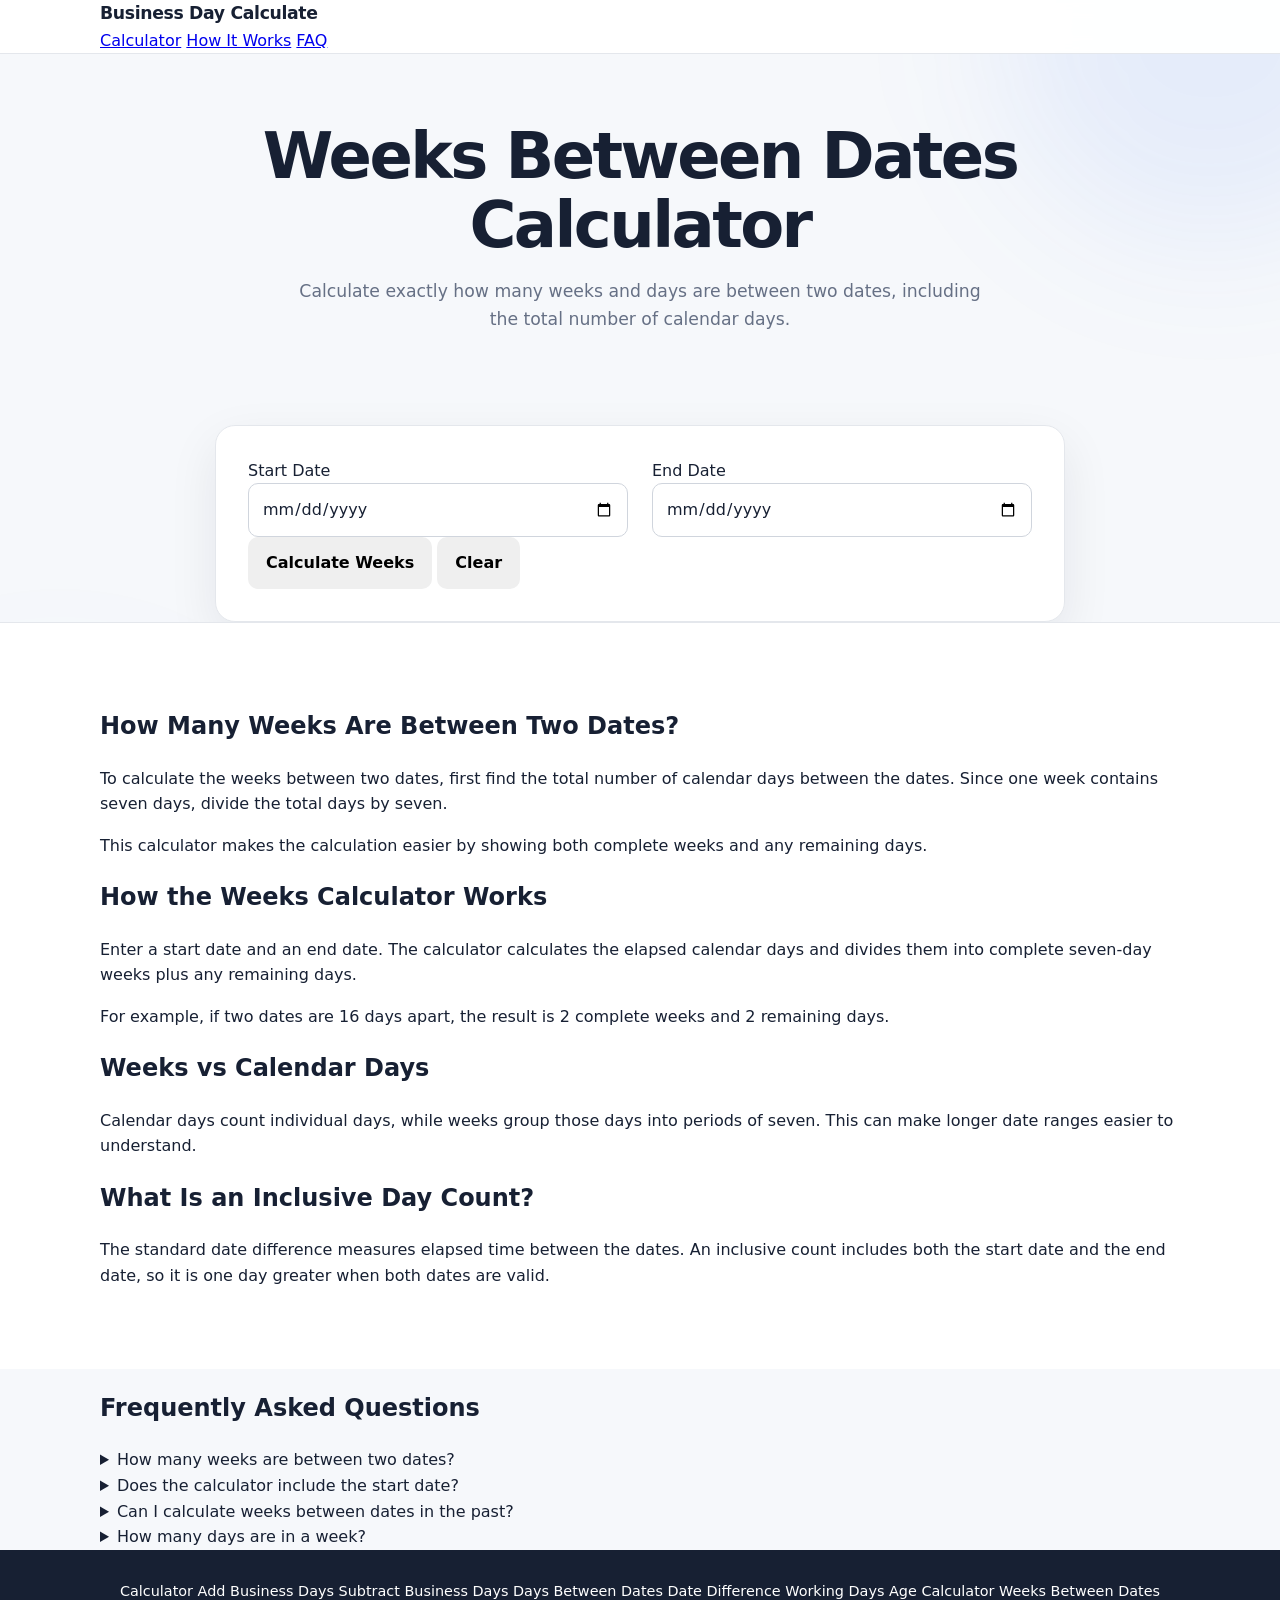
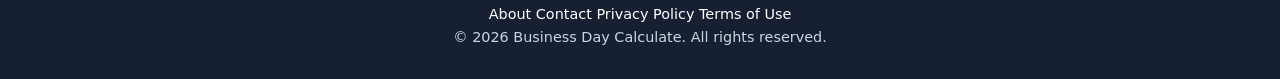
<file: weeks-between-dates.html>
<!DOCTYPE html>
<html lang="en">
<head>
  <meta charset="UTF-8">

  <title>Weeks Between Dates Calculator - Calculate Weeks</title>

  <meta name="description"
        content="Free weeks between dates calculator. Calculate the exact number of weeks and days between two dates, including total days and calendar weeks.">

  <meta name="viewport" content="width=device-width, initial-scale=1.0">
  <meta name="robots" content="index, follow, max-image-preview:large">
  <meta name="author" content="Umer Farooq Khan">

  <link rel="canonical"
        href="https://umerfarooqkhan-seo.github.io/businessdaycalculate/weeks-between-dates.html">

  <meta property="og:title" content="Weeks Between Dates Calculator">
  <meta property="og:description"
        content="Calculate the number of weeks and days between two dates.">
  <meta property="og:type" content="website">
  <meta property="og:url"
        content="https://umerfarooqkhan-seo.github.io/businessdaycalculate/weeks-between-dates.html">

  <meta name="twitter:card" content="summary">
  <meta name="twitter:title" content="Weeks Between Dates Calculator">
  <meta name="twitter:description"
        content="Calculate weeks and days between two dates.">

  <meta name="theme-color" content="#2563eb">

  <link rel="stylesheet" href="style.css">

  <script type="application/ld+json">
  {
    "@context": "https://schema.org",
    "@type": "WebApplication",
    "name": "Weeks Between Dates Calculator",
    "url": "https://umerfarooqkhan-seo.github.io/businessdaycalculate/weeks-between-dates.html",
    "applicationCategory": "UtilitiesApplication",
    "operatingSystem": "All",
    "description": "Free calculator for finding the number of weeks and days between two dates.",
    "offers": {
      "@type": "Offer",
      "price": "0",
      "priceCurrency": "USD"
    }
  }
  </script>

  <script type="application/ld+json">
  {
    "@context": "https://schema.org",
    "@type": "FAQPage",
    "mainEntity": [
      {
        "@type": "Question",
        "name": "How many weeks are between two dates?",
        "acceptedAnswer": {
          "@type": "Answer",
          "text": "Enter the start and end dates to calculate the total number of complete weeks and remaining days between them."
        }
      },
      {
        "@type": "Question",
        "name": "Does the calculator include the start date?",
        "acceptedAnswer": {
          "@type": "Answer",
          "text": "The standard calculation measures the elapsed time between the two dates. An inclusive calendar day count is also provided."
        }
      },
      {
        "@type": "Question",
        "name": "Can I calculate weeks between dates in the past?",
        "acceptedAnswer": {
          "@type": "Answer",
          "text": "Yes. You can enter any valid start and end dates."
        }
      },
      {
        "@type": "Question",
        "name": "How many days are in a week?",
        "acceptedAnswer": {
          "@type": "Answer",
          "text": "One week contains seven calendar days."
        }
      }
    ]
  }
  </script>
</head>

<body>

<header class="site-header">
  <div class="container header-inner">

    <a href="index.html" class="logo">
      Business Day Calculate
    </a>

    <nav>
      <a href="index.html">Calculator</a>
      <a href="#how-it-works">How It Works</a>
      <a href="#faq">FAQ</a>
    </nav>

  </div>
</header>


<main>

  <section class="hero">
    <div class="container">

      <h1>Weeks Between Dates Calculator</h1>

      <p class="hero-text">
        Calculate exactly how many weeks and days are between two dates,
        including the total number of calendar days.
      </p>

    </div>
  </section>


  <section class="calculator-section">

    <div class="container">

      <div class="calculator-card">

        <div class="form-grid">

          <div class="form-group">
            <label for="startDate">Start Date</label>
            <input type="date" id="startDate">
          </div>

          <div class="form-group">
            <label for="endDate">End Date</label>
            <input type="date" id="endDate">
          </div>

        </div>


        <div class="button-row">

          <button id="calculateBtn" class="primary-btn">
            Calculate Weeks
          </button>

          <button id="clearBtn" class="secondary-btn">
            Clear
          </button>

        </div>


        <div id="errorMessage" class="error-message" hidden></div>


        <div id="results" class="results-grid" hidden>

          <div class="result-card">
            <span class="result-label">Complete Weeks</span>
            <strong id="weeksResult">-</strong>
          </div>

          <div class="result-card">
            <span class="result-label">Remaining Days</span>
            <strong id="remainingDaysResult">-</strong>
          </div>

          <div class="result-card">
            <span class="result-label">Total Days</span>
            <strong id="daysResult">-</strong>
          </div>

          <div class="result-card">
            <span class="result-label">Total Weeks</span>
            <strong id="decimalWeeksResult">-</strong>
          </div>

          <div class="result-card">
            <span class="result-label">Inclusive Days</span>
            <strong id="inclusiveDaysResult">-</strong>
          </div>

          <div class="result-card">
            <span class="result-label">Start Date</span>
            <strong id="startResult">-</strong>
          </div>

          <div class="result-card">
            <span class="result-label">End Date</span>
            <strong id="endResult">-</strong>
          </div>

        </div>


        <button id="copyBtn" class="copy-btn" hidden>
          Copy Results
        </button>

      </div>

    </div>

  </section>


  <section id="how-it-works" class="content-section">

    <div class="container">

      <h2>How Many Weeks Are Between Two Dates?</h2>

      <p>
        To calculate the weeks between two dates, first find the total
        number of calendar days between the dates. Since one week contains
        seven days, divide the total days by seven.
      </p>

      <p>
        This calculator makes the calculation easier by showing both
        complete weeks and any remaining days.
      </p>


      <h2>How the Weeks Calculator Works</h2>

      <p>
        Enter a start date and an end date. The calculator calculates the
        elapsed calendar days and divides them into complete seven-day
        weeks plus any remaining days.
      </p>

      <p>
        For example, if two dates are 16 days apart, the result is
        2 complete weeks and 2 remaining days.
      </p>


      <h2>Weeks vs Calendar Days</h2>

      <p>
        Calendar days count individual days, while weeks group those days
        into periods of seven. This can make longer date ranges easier to
        understand.
      </p>


      <h2>What Is an Inclusive Day Count?</h2>

      <p>
        The standard date difference measures elapsed time between the
        dates. An inclusive count includes both the start date and the
        end date, so it is one day greater when both dates are valid.
      </p>

    </div>

  </section>


  <section id="faq" class="faq-section">

    <div class="container">

      <h2>Frequently Asked Questions</h2>

      <details>
        <summary>How many weeks are between two dates?</summary>
        <p>
          Enter the two dates and the calculator will show complete weeks,
          remaining days and total calendar days.
        </p>
      </details>

      <details>
        <summary>Does the calculator include the start date?</summary>
        <p>
          The main result measures elapsed time between the dates.
          An inclusive day count is also shown separately.
        </p>
      </details>

      <details>
        <summary>Can I calculate weeks between dates in the past?</summary>
        <p>
          Yes. Any valid start and end dates can be entered.
        </p>
      </details>

      <details>
        <summary>How many days are in a week?</summary>
        <p>
          One week contains seven calendar days.
        </p>
      </details>

    </div>

  </section>

</main>


<footer class="site-footer">

  <div class="container">

    <div class="footer-links">

      <a href="index.html">Calculator</a>
      <a href="add-business-days.html">Add Business Days</a>
      <a href="subtract-business-days.html">Subtract Business Days</a>
      <a href="days-between-dates.html">Days Between Dates</a>
      <a href="date-difference.html">Date Difference</a>
      <a href="working-days-calculator.html">Working Days</a>
      <a href="age-calculator.html">Age Calculator</a>
      <a href="weeks-between-dates.html">Weeks Between Dates</a>
      <a href="about.html">About</a>
      <a href="contact.html">Contact</a>
      <a href="privacy.html">Privacy Policy</a>
      <a href="terms.html">Terms of Use</a>
    </div>

    <p>
      © 2026 Business Day Calculate. All rights reserved.
    </p>

  </div>

</footer>


<script>

const startDateInput = document.getElementById("startDate");
const endDateInput = document.getElementById("endDate");

const calculateBtn = document.getElementById("calculateBtn");
const clearBtn = document.getElementById("clearBtn");
const copyBtn = document.getElementById("copyBtn");

const results = document.getElementById("results");
const errorMessage = document.getElementById("errorMessage");

const weeksResult = document.getElementById("weeksResult");
const remainingDaysResult =
  document.getElementById("remainingDaysResult");

const daysResult =
  document.getElementById("daysResult");

const decimalWeeksResult =
  document.getElementById("decimalWeeksResult");

const inclusiveDaysResult =
  document.getElementById("inclusiveDaysResult");

const startResult =
  document.getElementById("startResult");

const endResult =
  document.getElementById("endResult");


function parseLocalDate(value) {

  const parts = value.split("-");

  if (parts.length !== 3) {
    return null;
  }

  const year = Number(parts[0]);
  const month = Number(parts[1]) - 1;
  const day = Number(parts[2]);

  const date = new Date(year, month, day);

  if (
    date.getFullYear() !== year ||
    date.getMonth() !== month ||
    date.getDate() !== day
  ) {
    return null;
  }

  date.setHours(0, 0, 0, 0);

  return date;
}


function formatDate(date) {

  return date.toLocaleDateString(undefined, {
    year: "numeric",
    month: "long",
    day: "numeric"
  });

}


function daysBetween(start, end) {

  const millisecondsPerDay =
    24 * 60 * 60 * 1000;

  return Math.round(
    (end.getTime() - start.getTime()) /
    millisecondsPerDay
  );

}


function showError(message) {

  errorMessage.textContent = message;
  errorMessage.hidden = false;

  results.hidden = true;
  copyBtn.hidden = true;

}


function clearError() {

  errorMessage.textContent = "";
  errorMessage.hidden = true;

}


function calculate() {

  clearError();

  const start =
    parseLocalDate(startDateInput.value);

  const end =
    parseLocalDate(endDateInput.value);


  if (!start || !end) {

    showError(
      "Please enter both a valid start date and end date."
    );

    return;

  }


  if (start > end) {

    showError(
      "Start date cannot be after the end date."
    );

    return;

  }


  const totalDays =
    daysBetween(start, end);

  const completeWeeks =
    Math.floor(totalDays / 7);

  const remainingDays =
    totalDays % 7;

  const decimalWeeks =
    (totalDays / 7).toFixed(2);

  const inclusiveDays =
    totalDays + 1;


  weeksResult.textContent =
    `${completeWeeks} weeks`;

  remainingDaysResult.textContent =
    `${remainingDays} days`;

  daysResult.textContent =
    `${totalDays.toLocaleString()} days`;

  decimalWeeksResult.textContent =
    `${decimalWeeks} weeks`;

  inclusiveDaysResult.textContent =
    `${inclusiveDays.toLocaleString()} days`;

  startResult.textContent =
    formatDate(start);

  endResult.textContent =
    formatDate(end);


  results.hidden = false;
  copyBtn.hidden = false;

  results.classList.remove("result-pop");

  void results.offsetWidth;

  results.classList.add("result-pop");

}


function clearCalculator() {

  startDateInput.value = "";
  endDateInput.value = "";

  clearError();

  results.hidden = true;
  copyBtn.hidden = true;

}


async function copyResults() {

  const text =
`Complete Weeks: ${weeksResult.textContent}
Remaining Days: ${remainingDaysResult.textContent}
Total Days: ${daysResult.textContent}
Total Weeks: ${decimalWeeksResult.textContent}
Inclusive Days: ${inclusiveDaysResult.textContent}
Start Date: ${startResult.textContent}
End Date: ${endResult.textContent}`;

  try {

    await navigator.clipboard.writeText(text);

    const originalText =
      copyBtn.textContent;

    copyBtn.textContent = "Copied!";

    setTimeout(() => {
      copyBtn.textContent = originalText;
    }, 1500);

  } catch {

    copyBtn.textContent = "Copy failed";

    setTimeout(() => {
      copyBtn.textContent = "Copy Results";
    }, 1500);

  }

}


calculateBtn.addEventListener(
  "click",
  calculate
);

clearBtn.addEventListener(
  "click",
  clearCalculator
);

copyBtn.addEventListener(
  "click",
  copyResults
);


startDateInput.addEventListener(
  "keydown",
  function(event) {

    if (event.key === "Enter") {
      calculate();
    }

  }
);


endDateInput.addEventListener(
  "keydown",
  function(event) {

    if (event.key === "Enter") {
      calculate();
    }

  }
);

</script>

</body>
</html>
</file>
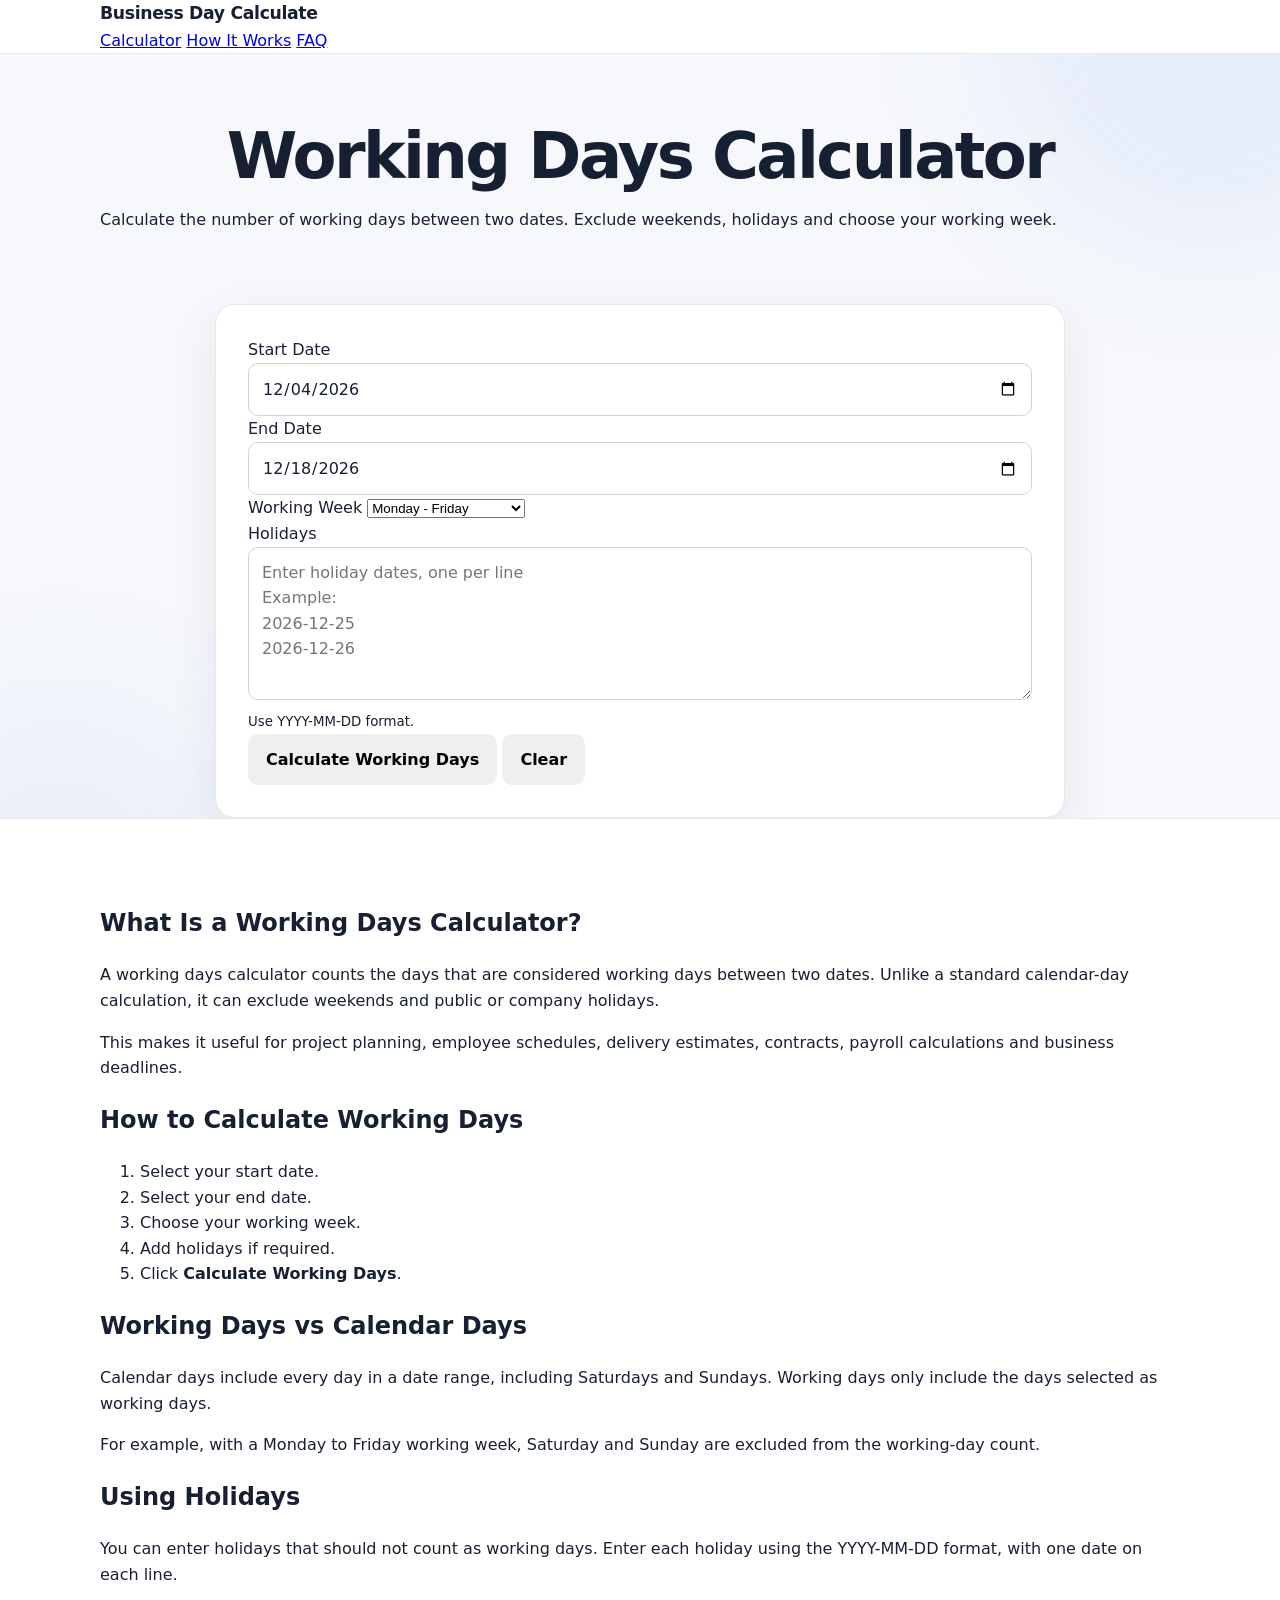
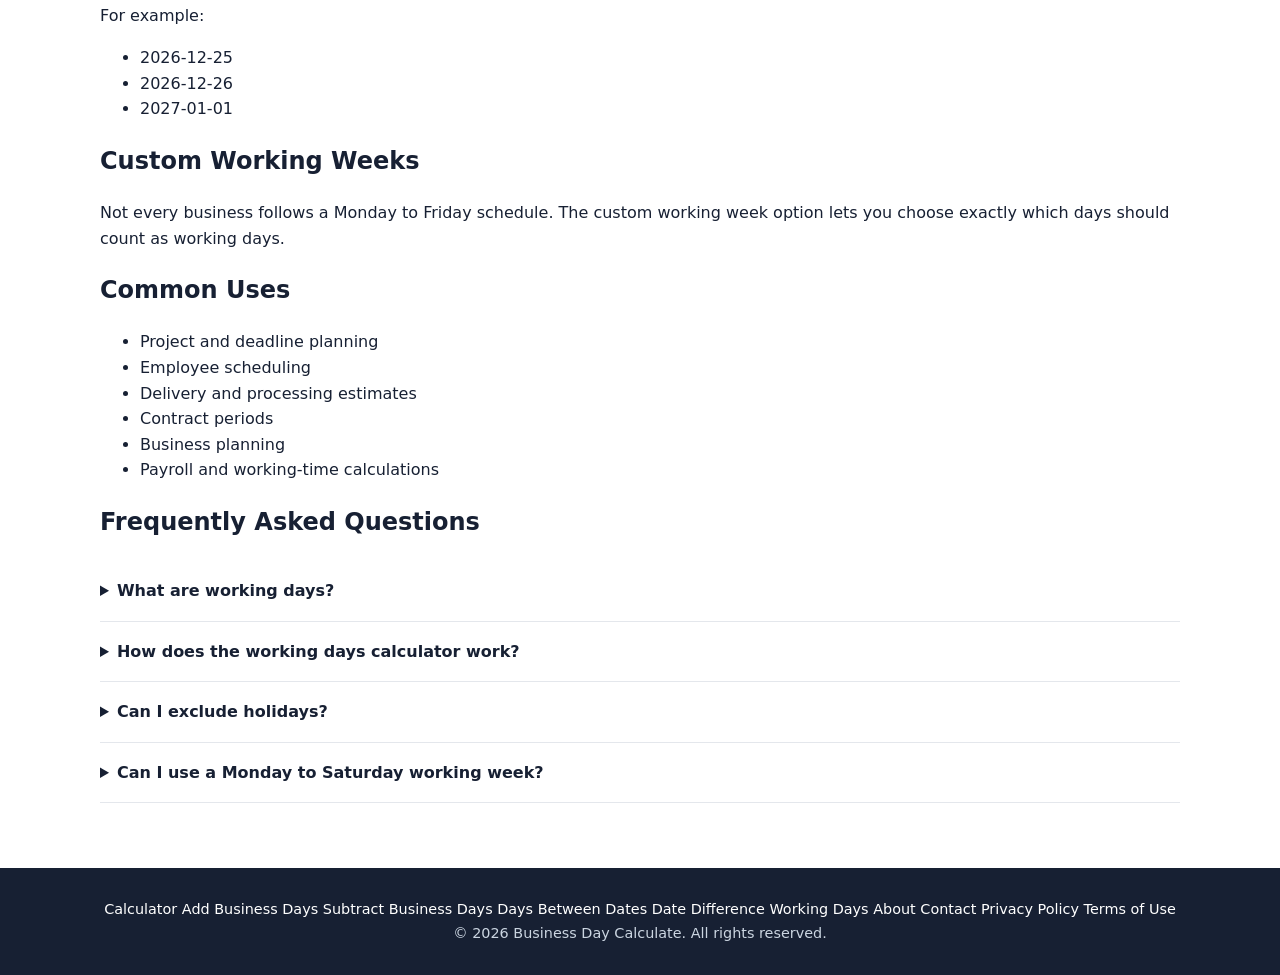
<file: working-days-calculator.html>
<!DOCTYPE html>
<html lang="en">
<head>
  <meta charset="UTF-8">

  <title>Working Days Calculator - Business Days Between Dates</title>

  <meta name="description" content="Free working days calculator to count business days between two dates. Exclude weekends and holidays and choose your working week.">

  <meta name="robots" content="index, follow, max-image-preview:large">
  <meta name="author" content="Umer Farooq Khan">
  <meta name="viewport" content="width=device-width, initial-scale=1.0">

  <link rel="canonical" href="https://umerfarooqkhan-seo.github.io/businessdaycalculate/working-days-calculator.html">

  <meta property="og:title" content="Working Days Calculator">
  <meta property="og:description" content="Calculate working days between two dates while excluding weekends and holidays.">
  <meta property="og:type" content="website">
  <meta property="og:url" content="https://umerfarooqkhan-seo.github.io/businessdaycalculate/working-days-calculator.html">

  <meta name="twitter:card" content="summary">
  <meta name="twitter:title" content="Working Days Calculator">
  <meta name="twitter:description" content="Calculate business days between two dates.">

  <meta name="theme-color" content="#2563eb">

  <link rel="stylesheet" href="style.css">


  <!-- WebApplication Schema -->
  <script type="application/ld+json">
  {
    "@context": "https://schema.org",
    "@type": "WebApplication",
    "name": "Working Days Calculator",
    "url": "https://umerfarooqkhan-seo.github.io/businessdaycalculate/working-days-calculator.html",
    "applicationCategory": "BusinessApplication",
    "operatingSystem": "All",
    "description": "A free calculator for counting working days between two dates while excluding weekends and holidays.",
    "author": {
      "@type": "Person",
      "name": "Umer Farooq Khan"
    }
  }
  </script>


  <!-- FAQ Schema -->
  <script type="application/ld+json">
  {
    "@context": "https://schema.org",
    "@type": "FAQPage",
    "mainEntity": [
      {
        "@type": "Question",
        "name": "What are working days?",
        "acceptedAnswer": {
          "@type": "Answer",
          "text": "Working days are days that are normally available for work according to the selected working week. This calculator can exclude weekends and custom holidays."
        }
      },
      {
        "@type": "Question",
        "name": "How does the working days calculator work?",
        "acceptedAnswer": {
          "@type": "Answer",
          "text": "Enter a start date and end date, select your working week, optionally add holidays, and calculate the number of working days in the date range."
        }
      },
      {
        "@type": "Question",
        "name": "Can I exclude holidays?",
        "acceptedAnswer": {
          "@type": "Answer",
          "text": "Yes. Enter holiday dates in YYYY-MM-DD format, one date per line, and those dates will be excluded from the working-day count."
        }
      },
      {
        "@type": "Question",
        "name": "Can I use a Monday to Saturday working week?",
        "acceptedAnswer": {
          "@type": "Answer",
          "text": "Yes. You can choose Monday to Friday, Monday to Saturday, or create a custom working week."
        }
      }
    ]
  }
  </script>

</head>


<body>


<header class="site-header">

  <div class="container header-inner">

    <a href="index.html" class="logo">
      Business Day Calculate
    </a>

    <nav>
      <a href="index.html">Calculator</a>
      <a href="index.html#how-it-works">How It Works</a>
      <a href="index.html#faq">FAQ</a>
    </nav>

  </div>

</header>



<main>


  <!-- HERO -->

  <section class="hero">

    <div class="container">

      <h1>Working Days Calculator</h1>

      <p>
        Calculate the number of working days between two dates.
        Exclude weekends, holidays and choose your working week.
      </p>

    </div>

  </section>



  <!-- CALCULATOR -->

  <section class="calculator-section">

    <div class="container">

      <div class="calculator-card">


        <!-- START DATE -->

        <div class="form-group">

          <label for="startDate">
            Start Date
          </label>

          <input
            type="date"
            id="startDate"
          >

        </div>



        <!-- END DATE -->

        <div class="form-group">

          <label for="endDate">
            End Date
          </label>

          <input
            type="date"
            id="endDate"
          >

        </div>



        <!-- WORKING WEEK -->

        <div class="form-group">

          <label for="workingWeek">
            Working Week
          </label>

          <select id="workingWeek">

            <option value="mon-fri">
              Monday - Friday
            </option>

            <option value="mon-sat">
              Monday - Saturday
            </option>

            <option value="custom">
              Custom Working Week
            </option>

          </select>

        </div>



        <!-- CUSTOM DAYS -->

        <div
          id="customDays"
          class="custom-days"
          style="display:none;"
        >

          <p>
            Select the days that count as working days:
          </p>


          <div class="checkbox-grid">

            <label>
              <input type="checkbox" value="1" checked>
              Monday
            </label>

            <label>
              <input type="checkbox" value="2" checked>
              Tuesday
            </label>

            <label>
              <input type="checkbox" value="3" checked>
              Wednesday
            </label>

            <label>
              <input type="checkbox" value="4" checked>
              Thursday
            </label>

            <label>
              <input type="checkbox" value="5" checked>
              Friday
            </label>

            <label>
              <input type="checkbox" value="6">
              Saturday
            </label>

            <label>
              <input type="checkbox" value="0">
              Sunday
            </label>

          </div>

        </div>



        <!-- HOLIDAYS -->

        <div class="form-group">

          <label for="holidays">
            Holidays
          </label>

          <textarea
            id="holidays"
            rows="5"
            placeholder="Enter holiday dates, one per line&#10;Example:&#10;2026-12-25&#10;2026-12-26"
          ></textarea>

          <small>
            Use YYYY-MM-DD format.
          </small>

        </div>



        <!-- BUTTONS -->

        <div class="button-group">

          <button
            type="button"
            id="calculateBtn"
            class="primary-btn"
          >
            Calculate Working Days
          </button>


          <button
            type="button"
            id="clearBtn"
            class="secondary-btn"
          >
            Clear
          </button>

        </div>



        <!-- ERROR -->

        <div
          id="errorMessage"
          class="error-message"
          role="alert"
          aria-live="polite"
        ></div>



        <!-- RESULTS -->

        <div
          id="result"
          class="result-card"
          style="display:none;"
        >


          <div class="result-main">

            <span class="result-label">
              Working Days
            </span>

            <strong id="workingDays">
              0
            </strong>

          </div>



          <div class="result-details">


            <div>

              <span>
                Calendar Days
              </span>

              <strong id="calendarDays">
                0
              </strong>

            </div>


            <div>

              <span>
                Weekend Days
              </span>

              <strong id="weekendDays">
                0
              </strong>

            </div>


            <div>

              <span>
                Holidays Excluded
              </span>

              <strong id="holidayDays">
                0
              </strong>

            </div>


            <div>

              <span>
                Working Week
              </span>

              <strong id="weekResult">
                Monday - Friday
              </strong>

            </div>

          </div>


          <button
            type="button"
            id="copyBtn"
            class="copy-btn"
          >
            Copy Results
          </button>

        </div>


      </div>

    </div>

  </section>



  <!-- CONTENT -->

  <section class="content-section">

    <div class="container">


      <h2>What Is a Working Days Calculator?</h2>

      <p>
        A working days calculator counts the days that are
        considered working days between two dates. Unlike a
        standard calendar-day calculation, it can exclude
        weekends and public or company holidays.
      </p>

      <p>
        This makes it useful for project planning, employee
        schedules, delivery estimates, contracts, payroll
        calculations and business deadlines.
      </p>



      <h2>How to Calculate Working Days</h2>

      <ol>

        <li>
          Select your start date.
        </li>

        <li>
          Select your end date.
        </li>

        <li>
          Choose your working week.
        </li>

        <li>
          Add holidays if required.
        </li>

        <li>
          Click <strong>Calculate Working Days</strong>.
        </li>

      </ol>



      <h2>Working Days vs Calendar Days</h2>

      <p>
        Calendar days include every day in a date range,
        including Saturdays and Sundays. Working days only
        include the days selected as working days.
      </p>

      <p>
        For example, with a Monday to Friday working week,
        Saturday and Sunday are excluded from the working-day
        count.
      </p>



      <h2>Using Holidays</h2>

      <p>
        You can enter holidays that should not count as working
        days. Enter each holiday using the YYYY-MM-DD format,
        with one date on each line.
      </p>

      <p>
        For example:
      </p>

      <ul>

        <li>2026-12-25</li>

        <li>2026-12-26</li>

        <li>2027-01-01</li>

      </ul>



      <h2>Custom Working Weeks</h2>

      <p>
        Not every business follows a Monday to Friday schedule.
        The custom working week option lets you choose exactly
        which days should count as working days.
      </p>



      <h2>Common Uses</h2>

      <ul>

        <li>
          Project and deadline planning
        </li>

        <li>
          Employee scheduling
        </li>

        <li>
          Delivery and processing estimates
        </li>

        <li>
          Contract periods
        </li>

        <li>
          Business planning
        </li>

        <li>
          Payroll and working-time calculations
        </li>

      </ul>



      <h2 id="faq">
        Frequently Asked Questions
      </h2>



      <div class="faq">


        <details>

          <summary>
            What are working days?
          </summary>

          <p>
            Working days are days that count as normal workdays
            according to your selected working-week schedule.
          </p>

        </details>



        <details>

          <summary>
            How does the working days calculator work?
          </summary>

          <p>
            Enter the start and end dates, choose your working
            week and optionally add holidays. The calculator
            counts the selected working days in the range.
          </p>

        </details>



        <details>

          <summary>
            Can I exclude holidays?
          </summary>

          <p>
            Yes. Enter your holiday dates in YYYY-MM-DD format,
            one date per line.
          </p>

        </details>



        <details>

          <summary>
            Can I use a Monday to Saturday working week?
          </summary>

          <p>
            Yes. Select Monday to Saturday from the Working Week
            menu.
          </p>

        </details>


      </div>


    </div>

  </section>


</main>



<!-- FOOTER -->

<footer class="site-footer">

  <div class="container">

    <div class="footer-links">

      <a href="index.html">
        Calculator
      </a>

      <a href="add-business-days.html">
        Add Business Days
      </a>

      <a href="subtract-business-days.html">
        Subtract Business Days
      </a>

      <a href="days-between-dates.html">
        Days Between Dates
      </a>

      <a href="date-difference.html">
        Date Difference
      </a>

      <a href="working-days-calculator.html">
        Working Days
      </a>

      <a href="about.html">
        About
      </a>

      <a href="contact.html">
        Contact
      </a>

      <a href="privacy.html">
        Privacy Policy
      </a>

      <a href="terms.html">
        Terms of Use
      </a>

    </div>


    <p>
      © 2026 Business Day Calculate. All rights reserved.
    </p>

  </div>

</footer>



<script>

document.addEventListener("DOMContentLoaded", function () {


  const startDate =
    document.getElementById("startDate");

  const endDate =
    document.getElementById("endDate");

  const workingWeek =
    document.getElementById("workingWeek");

  const customDays =
    document.getElementById("customDays");

  const holidays =
    document.getElementById("holidays");

  const calculateBtn =
    document.getElementById("calculateBtn");

  const clearBtn =
    document.getElementById("clearBtn");

  const copyBtn =
    document.getElementById("copyBtn");

  const result =
    document.getElementById("result");

  const errorMessage =
    document.getElementById("errorMessage");

  const workingDays =
    document.getElementById("workingDays");

  const calendarDays =
    document.getElementById("calendarDays");

  const weekendDays =
    document.getElementById("weekendDays");

  const holidayDays =
    document.getElementById("holidayDays");

  const weekResult =
    document.getElementById("weekResult");



  function parseLocalDate(value) {

    const parts =
      value.split("-").map(Number);

    return new Date(
      parts[0],
      parts[1] - 1,
      parts[2]
    );

  }



  function formatISO(date) {

    const year =
      date.getFullYear();

    const month =
      String(date.getMonth() + 1)
        .padStart(2, "0");

    const day =
      String(date.getDate())
        .padStart(2, "0");

    return `${year}-${month}-${day}`;

  }



  function formatDate(date) {

    return date.toLocaleDateString(
      "en-US",
      {
        year: "numeric",
        month: "long",
        day: "numeric"
      }
    );

  }



  function getToday() {

    const today =
      new Date();

    return new Date(
      today.getFullYear(),
      today.getMonth(),
      today.getDate()
    );

  }



  function getHolidaySet() {

    const set =
      new Set();

    const lines =
      holidays.value
        .split(/\r?\n/)
        .map(line => line.trim())
        .filter(Boolean);


    for (const line of lines) {

      if (!/^\d{4}-\d{2}-\d{2}$/.test(line)) {

        throw new Error(
          `Invalid holiday date: ${line}`
        );

      }


      const date =
        parseLocalDate(line);


      if (
        Number.isNaN(date.getTime()) ||
        formatISO(date) !== line
      ) {

        throw new Error(
          `Invalid holiday date: ${line}`
        );

      }


      set.add(line);

    }


    return set;

  }



  function getWorkingDays() {

    const mode =
      workingWeek.value;


    if (mode === "mon-fri") {

      return new Set([
        1,
        2,
        3,
        4,
        5
      ]);

    }


    if (mode === "mon-sat") {

      return new Set([
        1,
        2,
        3,
        4,
        5,
        6
      ]);

    }


    const selected =
      document.querySelectorAll(
        '#customDays input[type="checkbox"]:checked'
      );


    return new Set(
      Array.from(selected)
        .map(input => Number(input.value))
    );

  }



  function getWorkingWeekLabel() {

    if (workingWeek.value === "mon-fri") {

      return "Monday - Friday";

    }


    if (workingWeek.value === "mon-sat") {

      return "Monday - Saturday";

    }


    const names = [
      "Sunday",
      "Monday",
      "Tuesday",
      "Wednesday",
      "Thursday",
      "Friday",
      "Saturday"
    ];


    const selected =
      Array.from(
        document.querySelectorAll(
          '#customDays input[type="checkbox"]:checked'
        )
      )
      .map(input =>
        names[Number(input.value)]
      );


    return selected.length
      ? selected.join(", ")
      : "No working days selected";

  }



  function calculate() {

    errorMessage.textContent =
      "";

    result.style.display =
      "none";


    if (!startDate.value) {

      errorMessage.textContent =
        "Please select a start date.";

      return;

    }


    if (!endDate.value) {

      errorMessage.textContent =
        "Please select an end date.";

      return;

    }


    const start =
      parseLocalDate(
        startDate.value
      );

    const end =
      parseLocalDate(
        endDate.value
      );


    if (start > end) {

      errorMessage.textContent =
        "Please make sure the end date is on or after the start date.";

      return;

    }


    let holidaySet;

    try {

      holidaySet =
        getHolidaySet();

    } catch (error) {

      errorMessage.textContent =
        error.message;

      return;

    }


    const workingSet =
      getWorkingDays();


    if (workingSet.size === 0) {

      errorMessage.textContent =
        "Please select at least one working day.";

      return;

    }


    const millisecondsPerDay =
      24 * 60 * 60 * 1000;


    const totalCalendarDays =
      Math.round(
        (end - start) /
        millisecondsPerDay
      ) + 1;


    let workingCount = 0;

    let weekendCount = 0;

    let holidayCount = 0;


    const current =
      new Date(start);


    while (current <= end) {

      const dayOfWeek =
        current.getDay();

      const dateString =
        formatISO(current);


      const isHoliday =
        holidaySet.has(dateString);


      if (isHoliday) {

        holidayCount++;

      }


      if (
        workingSet.has(dayOfWeek) &&
        !isHoliday
      ) {

        workingCount++;

      } else if (
        !workingSet.has(dayOfWeek)
      ) {

        weekendCount++;

      }


      current.setDate(
        current.getDate() + 1
      );

    }


    workingDays.textContent =
      workingCount.toLocaleString();


    calendarDays.textContent =
      totalCalendarDays.toLocaleString();


    weekendDays.textContent =
      weekendCount.toLocaleString();


    holidayDays.textContent =
      holidayCount.toLocaleString();


    weekResult.textContent =
      getWorkingWeekLabel();


    result.style.display =
      "block";


    result.classList.remove(
      "result-show"
    );


    void result.offsetWidth;


    result.classList.add(
      "result-show"
    );

  }



  function clearCalculator() {

    const today =
      getToday();


    const future =
      new Date(today);


    future.setDate(
      future.getDate() + 14
    );


    startDate.value =
      formatISO(today);


    endDate.value =
      formatISO(future);


    workingWeek.value =
      "mon-fri";


    holidays.value =
      "";


    customDays.style.display =
      "none";


    document.querySelectorAll(
      '#customDays input[type="checkbox"]'
    ).forEach(input => {

      input.checked =
        ["1", "2", "3", "4", "5"]
          .includes(input.value);

    });


    errorMessage.textContent =
      "";


    result.style.display =
      "none";

  }



  async function copyResult() {

    const text =
`Working Days Calculator Results
Working Days: ${workingDays.textContent}
Calendar Days: ${calendarDays.textContent}
Weekend Days: ${weekendDays.textContent}
Holidays Excluded: ${holidayDays.textContent}
Working Week: ${weekResult.textContent}
Start Date: ${formatDate(parseLocalDate(startDate.value))}
End Date: ${formatDate(parseLocalDate(endDate.value))}`;


    try {

      await navigator.clipboard
        .writeText(text);


      const original =
        copyBtn.textContent;


      copyBtn.textContent =
        "Copied!";


      setTimeout(() => {

        copyBtn.textContent =
          original;

      }, 1500);


    } catch {

      errorMessage.textContent =
        "Unable to copy the results.";

    }

  }



  workingWeek.addEventListener(
    "change",
    function () {

      customDays.style.display =
        this.value === "custom"
          ? "block"
          : "none";

    }
  );


  calculateBtn.addEventListener(
    "click",
    calculate
  );


  clearBtn.addEventListener(
    "click",
    clearCalculator
  );


  copyBtn.addEventListener(
    "click",
    copyResult
  );



  /* Default dates */

  const today =
    getToday();


  const future =
    new Date(today);


  future.setDate(
    future.getDate() + 14
  );


  startDate.value =
    formatISO(today);


  endDate.value =
    formatISO(future);

});

</script>


</body>
</html>
</file>
<file: style.css>
* {
  box-sizing: border-box;
}

:root {
  --text: #172033;
  --muted: #667085;
  --border: #e4e7ec;
  --background: #f6f8fb;
  --card: #ffffff;
  --primary: #2563eb;
  --primary-dark: #1d4ed8;
  --soft: #eef4ff;
  --success: #067647;
}

html {
  scroll-behavior: smooth;
}

body {
  margin: 0;
  font-family: Inter, ui-sans-serif, system-ui, -apple-system, BlinkMacSystemFont,
    "Segoe UI", sans-serif;
  color: var(--text);
  background: var(--background);
  line-height: 1.6;
}

/* =========================
   GLOBAL
========================= */

.container {
  width: min(1080px, calc(100% - 32px));
  margin: 0 auto;
}

.hidden {
  display: none !important;
}

/* =========================
   HEADER
========================= */

.site-header {
  position: sticky;
  top: 0;
  z-index: 100;
  background: rgba(255, 255, 255, 0.96);
  border-bottom: 1px solid var(--border);
  backdrop-filter: blur(10px);
}

.nav {
  min-height: 68px;
  display: flex;
  align-items: center;
  justify-content: space-between;
  gap: 24px;
}

.logo {
  color: var(--text);
  font-weight: 800;
  font-size: 1.08rem;
  text-decoration: none;
  letter-spacing: -0.02em;
}

.nav nav {
  display: flex;
  align-items: center;
  gap: 24px;
}

.nav-link {
  color: var(--muted);
  text-decoration: none;
  font-size: 0.95rem;
  font-weight: 600;
  transition: color 0.2s ease;
}

.nav-link:hover {
  color: var(--primary);
}

/* =========================
   HERO
========================= */

.hero {
  padding: 68px 0 55px;
}

.eyebrow {
  margin: 0 0 10px;
  color: var(--primary);
  font-size: 0.78rem;
  font-weight: 800;
  letter-spacing: 0.12em;
  text-align: center;
}

h1 {
  margin: 0;
  text-align: center;
  font-size: clamp(2.2rem, 6vw, 4rem);
  line-height: 1.08;
  letter-spacing: -0.04em;
}

.hero-text {
  max-width: 700px;
  margin: 18px auto 36px;
  text-align: center;
  color: var(--muted);
  font-size: 1.08rem;
}

/* =========================
   CALCULATOR CARD
========================= */

.calculator-card {
  width: 100%;
  max-width: 850px;
  margin: 0 auto;
  padding: 32px;
  background: var(--card);
  border: 1px solid var(--border);
  border-radius: 20px;
  box-shadow: 0 18px 50px rgba(16, 24, 40, 0.08);
}

/* =========================
   DATE FIELDS
========================= */

.form-grid {
  display: grid;
  grid-template-columns: repeat(2, minmax(0, 1fr));
  gap: 24px;
}

.field {
  min-width: 0;
}

.field label {
  display: block;
  margin-bottom: 8px;
  font-weight: 700;
  color: var(--text);
}

.field small {
  display: block;
  margin-top: 7px;
  color: var(--muted);
  font-size: 0.85rem;
  line-height: 1.4;
}

input[type="date"],
textarea {
  width: 100%;
  border: 1px solid #d0d5dd;
  border-radius: 10px;
  padding: 12px 13px;
  font: inherit;
  color: var(--text);
  background: #fff;
  outline: none;
  transition:
    border-color 0.2s ease,
    box-shadow 0.2s ease;
}

input[type="date"] {
  min-height: 48px;
}

input[type="date"]:focus,
textarea:focus {
  border-color: var(--primary);
  box-shadow: 0 0 0 4px rgba(37, 99, 235, 0.1);
}

textarea {
  resize: vertical;
  min-height: 110px;
}

/* =========================
   OPTIONS
========================= */

.options {
  margin-top: 30px;
}

.options h2 {
  margin: 25px 0 11px;
  font-size: 1rem;
  line-height: 1.4;
}

.options h2:first-child {
  margin-top: 0;
}

.week-options,
.checks,
.custom-days {
  display: flex;
  flex-wrap: wrap;
  align-items: center;
  gap: 12px 24px;
}

.week-options label,
.checks label,
.custom-days label {
  display: inline-flex;
  align-items: center;
  gap: 8px;
  color: #344054;
  cursor: pointer;
  line-height: 1.4;
}

.week-options input,
.checks input,
.custom-days input {
  width: 16px;
  height: 16px;
  margin: 0;
  accent-color: var(--primary);
  cursor: pointer;
}

.custom-days {
  margin-top: 14px;
  padding: 15px;
  background: var(--soft);
  border: 1px solid #dbe7ff;
  border-radius: 12px;
}

.small {
  margin: -3px 0 9px;
  color: var(--muted);
  font-size: 0.9rem;
}

/* =========================
   BUTTONS
========================= */

.actions {
  display: flex;
  gap: 12px;
  margin-top: 30px;
}

button {
  border: 0;
  border-radius: 10px;
  padding: 13px 18px;
  font: inherit;
  font-weight: 700;
  cursor: pointer;
  transition:
    transform 0.2s ease,
    background 0.2s ease,
    box-shadow 0.2s ease;
}

button:hover {
  transform: translateY(-1px);
}

button:active {
  transform: translateY(0);
}

button:focus-visible {
  outline: 3px solid rgba(37, 99, 235, 0.25);
  outline-offset: 2px;
}

.primary {
  flex: 1;
  color: #fff;
  background: var(--primary);
  box-shadow: 0 5px 14px rgba(37, 99, 235, 0.2);
}

.primary:hover {
  background: var(--primary-dark);
}

.secondary,
.copy {
  background: #eef2f6;
  color: var(--text);
}

.secondary:hover,
.copy:hover {
  background: #e4e9ef;
}

/* =========================
   ERROR
========================= */

.error {
  margin-top: 17px;
  padding: 12px 14px;
  border: 1px solid #fecdca;
  border-radius: 10px;
  background: #fff0f0;
  color: #b42318;
  font-size: 0.95rem;
}

/* =========================
   RESULTS
========================= */

.results {
  margin-top: 30px;
  padding-top: 27px;
  border-top: 1px solid var(--border);
}

.results h2 {
  margin: 0 0 17px;
  font-size: 1.35rem;
}

.result-grid {
  display: grid;
  grid-template-columns: repeat(4, minmax(0, 1fr));
  gap: 12px;
}

.result-box {
  min-width: 0;
  padding: 20px 14px;
  text-align: center;
  border: 1px solid var(--border);
  border-radius: 14px;
  background: #fff;
}

.result-box.featured {
  background: var(--soft);
  border-color: #c9d9ff;
}

.result-box span {
  display: block;
  color: var(--muted);
  font-size: 0.84rem;
  line-height: 1.35;
}

.result-box strong {
  display: block;
  margin-top: 5px;
  font-size: 1.9rem;
  line-height: 1.2;
}

.copy {
  margin-top: 14px;
}

/* =========================
   RESULT ANIMATIONS
========================= */

.results-animate {
  animation: resultsReveal 0.45s ease both;
}

.number-pop {
  animation: numberPop 0.35s ease both;
}

@keyframes resultsReveal {
  from {
    opacity: 0;
    transform: translateY(12px);
  }

  to {
    opacity: 1;
    transform: translateY(0);
  }
}

@keyframes numberPop {
  0% {
    opacity: 0.4;
    transform: scale(0.85);
  }

  70% {
    transform: scale(1.08);
  }

  100% {
    opacity: 1;
    transform: scale(1);
  }
}

/* =========================
   CONTENT
========================= */

.content-section {
  padding: 65px 0;
  background: #fff;
  border-top: 1px solid var(--border);
}

.content {
  max-width: 850px;
}

.content h2 {
  margin: 36px 0 12px;
  font-size: 1.55rem;
  line-height: 1.3;
  letter-spacing: -0.02em;
}

.content h2:first-child {
  margin-top: 0;
}

.content p {
  margin: 0 0 18px;
  color: #475467;
}

/* =========================
   FAQ
========================= */

.faq details {
  padding: 17px 0;
  border-bottom: 1px solid var(--border);
}

.faq summary {
  cursor: pointer;
  font-weight: 700;
  color: var(--text);
  padding-right: 25px;
}

.faq p {
  margin: 12px 0 0;
}

/* =========================
   FOOTER
========================= */

footer {
  padding: 30px 0;
  background: #172033;
  color: #cbd5e1;
  text-align: center;
  font-size: 0.9rem;
}

footer p {
  margin: 0;
}

footer a {
  color: #fff;
  text-decoration: none;
}

footer a:hover {
  text-decoration: underline;
}

/* =========================
   TABLET
========================= */

@media (max-width: 850px) {
  .calculator-card {
    padding: 26px;
  }

  .result-grid {
    grid-template-columns: repeat(2, minmax(0, 1fr));
  }
}

/* =========================
   MOBILE
========================= */

@media (max-width: 700px) {
  .container {
    width: min(100% - 24px, 1080px);
  }

  .hero {
    padding: 44px 0 38px;
  }

  h1 {
    font-size: clamp(2rem, 11vw, 3rem);
  }

  .hero-text {
    margin-bottom: 28px;
    font-size: 1rem;
  }

  .calculator-card {
    padding: 20px;
    border-radius: 15px;
  }

  .form-grid {
    grid-template-columns: 1fr;
    gap: 18px;
  }

  .week-options,
  .checks,
  .custom-days {
    flex-direction: column;
    align-items: flex-start;
    gap: 12px;
  }

  .actions {
    flex-direction: column;
  }

  .result-grid {
    grid-template-columns: 1fr 1fr;
    gap: 10px;
  }

  .result-box {
    padding: 17px 10px;
  }

  .result-box strong {
    font-size: 1.65rem;
  }

  .content-section {
    padding: 48px 0;
  }

  .content h2 {
    font-size: 1.4rem;
  }

  .nav nav {
    display: none;
  }
}

/* =========================
   SMALL PHONES
========================= */

@media (max-width: 430px) {
  .result-grid {
    grid-template-columns: 1fr;
  }

  .result-box {
    padding: 18px;
  }

  .result-box strong {
    font-size: 1.8rem;
  }
}

/* =========================
   REDUCED MOTION
========================= */

@media (prefers-reduced-motion: reduce) {
  html {
    scroll-behavior: auto;
  }

  *,
  *::before,
  *::after {
    animation-duration: 0.01ms !important;
    animation-iteration-count: 1 !important;
    transition-duration: 0.01ms !important;
  }
}

/* Related Tools */
.related-tools {
  margin: 50px 0;
}

.related-tools > h2 {
  text-align: center;
  margin-bottom: 10px;
}

.related-tools > p {
  text-align: center;
  max-width: 700px;
  margin: 0 auto 30px;
  color: #666;
}

.tool-grid {
  display: grid;
  grid-template-columns: repeat(3, 1fr);
  gap: 20px;
}

.tool-card {
  display: block;
  padding: 24px;
  background: #fff;
  border: 1px solid #e5e7eb;
  border-radius: 14px;
  text-decoration: none;
  transition: transform 0.2s ease, box-shadow 0.2s ease;
}

.tool-card h3 {
  margin: 0 0 10px;
}

.tool-card p {
  margin: 0;
  color: #666;
  line-height: 1.6;
}

.tool-card:hover {
  transform: translateY(-4px);
  box-shadow: 0 10px 25px rgba(0, 0, 0, 0.08);
}

@media (max-width: 800px) {
  .tool-grid {
    grid-template-columns: repeat(2, 1fr);
  }
}

@media (max-width: 550px) {
  .tool-grid {
    grid-template-columns: 1fr;
  }
}

/* ================================
   Website Animation & Visual Effects
   ================================ */

/* Smooth page entrance */
body {
  animation: pageFadeIn 0.6s ease-out;
}

@keyframes pageFadeIn {
  from {
    opacity: 0;
  }
  to {
    opacity: 1;
  }
}

/* Main content entrance */
main {
  animation: contentRise 0.7s ease-out;
}

@keyframes contentRise {
  from {
    opacity: 0;
    transform: translateY(18px);
  }
  to {
    opacity: 1;
    transform: translateY(0);
  }
}

/* Calculator card */
.calculator,
.calculator-card {
  animation: calculatorEnter 0.8s ease-out;
}

@keyframes calculatorEnter {
  from {
    opacity: 0;
    transform: translateY(25px) scale(0.98);
  }
  to {
    opacity: 1;
    transform: translateY(0) scale(1);
  }
}

/* Buttons */
button,
.btn {
  transition: transform 0.2s ease, box-shadow 0.2s ease;
}

button:hover,
.btn:hover {
  transform: translateY(-2px);
}

button:active,
.btn:active {
  transform: translateY(0) scale(0.98);
}

/* Result area */
.results,
.result-card,
.result-box {
  animation: resultAppear 0.5s ease-out;
}

@keyframes resultAppear {
  from {
    opacity: 0;
    transform: translateY(12px);
  }
  to {
    opacity: 1;
    transform: translateY(0);
  }
}

/* Related tool cards */
.tool-card {
  animation: toolCardEnter 0.6s ease-out both;
}

.tool-card:nth-child(1) {
  animation-delay: 0.05s;
}

.tool-card:nth-child(2) {
  animation-delay: 0.1s;
}

.tool-card:nth-child(3) {
  animation-delay: 0.15s;
}

.tool-card:nth-child(4) {
  animation-delay: 0.2s;
}

.tool-card:nth-child(5) {
  animation-delay: 0.25s;
}

.tool-card:nth-child(6) {
  animation-delay: 0.3s;
}

.tool-card:nth-child(7) {
  animation-delay: 0.35s;
}

.tool-card:nth-child(8) {
  animation-delay: 0.4s;
}

.tool-card:nth-child(9) {
  animation-delay: 0.45s;
}

@keyframes toolCardEnter {
  from {
    opacity: 0;
    transform: translateY(20px);
  }
  to {
    opacity: 1;
    transform: translateY(0);
  }
}

/* Tool card hover */
.tool-card:hover {
  transform: translateY(-6px) scale(1.01);
}

/* Links */
a {
  transition: color 0.2s ease;
}

/* Respect reduced-motion settings */
@media (prefers-reduced-motion: reduce) {
  *,
  *::before,
  *::after {
    animation-duration: 0.01ms !important;
    animation-iteration-count: 1 !important;
    transition-duration: 0.01ms !important;
    scroll-behavior: auto !important;
  }
}

/* Enhanced interactive card effects */

.calculator,
.calculator-card {
  transition: transform 0.25s ease, box-shadow 0.25s ease;
}

.calculator:hover,
.calculator-card:hover {
  transform: translateY(-3px);
  box-shadow: 0 14px 35px rgba(0, 0, 0, 0.08);
}

.tool-card {
  transition: transform 0.25s ease, box-shadow 0.25s ease;
}

.tool-card:hover {
  transform: translateY(-7px) scale(1.015);
  box-shadow: 0 14px 30px rgba(0, 0, 0, 0.10);
}

.tool-card h3 {
  transition: transform 0.25s ease;
}

.tool-card:hover h3 {
  transform: translateX(3px);
}

/* Button glow on hover */

button:hover,
.btn:hover {
  box-shadow: 0 8px 20px rgba(37, 99, 235, 0.18);
}

/* Subtle animated background glow */

body {
  position: relative;
  overflow-x: hidden;
}

body::before {
  content: "";
  position: fixed;
  width: 420px;
  height: 420px;
  top: -180px;
  right: -140px;
  background: rgba(37, 99, 235, 0.08);
  border-radius: 50%;
  filter: blur(70px);
  pointer-events: none;
  z-index: -1;
  animation: backgroundFloat 8s ease-in-out infinite alternate;
}

body::after {
  content: "";
  position: fixed;
  width: 360px;
  height: 360px;
  bottom: -160px;
  left: -120px;
  background: rgba(37, 99, 235, 0.06);
  border-radius: 50%;
  filter: blur(70px);
  pointer-events: none;
  z-index: -1;
  animation: backgroundFloat 10s ease-in-out infinite alternate-reverse;
}

@keyframes backgroundFloat {
  from {
    transform: translate(0, 0) scale(1);
  }
  to {
    transform: translate(25px, 20px) scale(1.08);
  }
}

/* Why Use This Calculator */
.why-use {
  margin: 50px 0;
}

.why-use > h2 {
  text-align: center;
  margin-bottom: 30px;
}

.why-use-grid {
  display: grid;
  grid-template-columns: repeat(4, 1fr);
  gap: 20px;
}

.why-card {
  padding: 24px;
  background: #fff;
  border: 1px solid #e5e7eb;
  border-radius: 14px;
  transition: transform 0.25s ease, box-shadow 0.25s ease;
}

.why-card:hover {
  transform: translateY(-5px);
  box-shadow: 0 12px 28px rgba(0, 0, 0, 0.08);
}

.why-card h3 {
  margin: 0 0 12px;
}

.why-card p {
  margin: 0;
  color: #666;
  line-height: 1.6;
}

@media (max-width: 900px) {
  .why-use-grid {
    grid-template-columns: repeat(2, 1fr);
  }
}

@media (max-width: 550px) {
  .why-use-grid {
    grid-template-columns: 1fr;
  }
}

/* How to Use Calculator */
.how-to-use {
  margin: 50px 0;
}

.how-to-use > h2 {
  text-align: center;
  margin-bottom: 30px;
}

.steps {
  max-width: 850px;
  margin: 0 auto;
  display: grid;
  gap: 18px;
}

.step {
  display: flex;
  align-items: flex-start;
  gap: 18px;
  padding: 22px 24px;
  background: #fff;
  border: 1px solid #e5e7eb;
  border-radius: 14px;
  transition: transform 0.25s ease, box-shadow 0.25s ease;
}

.step:hover {
  transform: translateX(5px);
  box-shadow: 0 10px 25px rgba(0, 0, 0, 0.07);
}

.step-number {
  flex: 0 0 38px;
  width: 38px;
  height: 38px;
  display: flex;
  align-items: center;
  justify-content: center;
  border-radius: 50%;
  background: #2563eb;
  color: #fff;
  font-weight: 700;
}

.step h3 {
  margin: 0 0 6px;
}

.step p {
  margin: 0;
  color: #666;
  line-height: 1.6;
}

@media (max-width: 550px) {
  .step {
    padding: 18px;
  }

  .step-number {
    flex-basis: 34px;
    width: 34px;
    height: 34px;
  }
}
</file>
